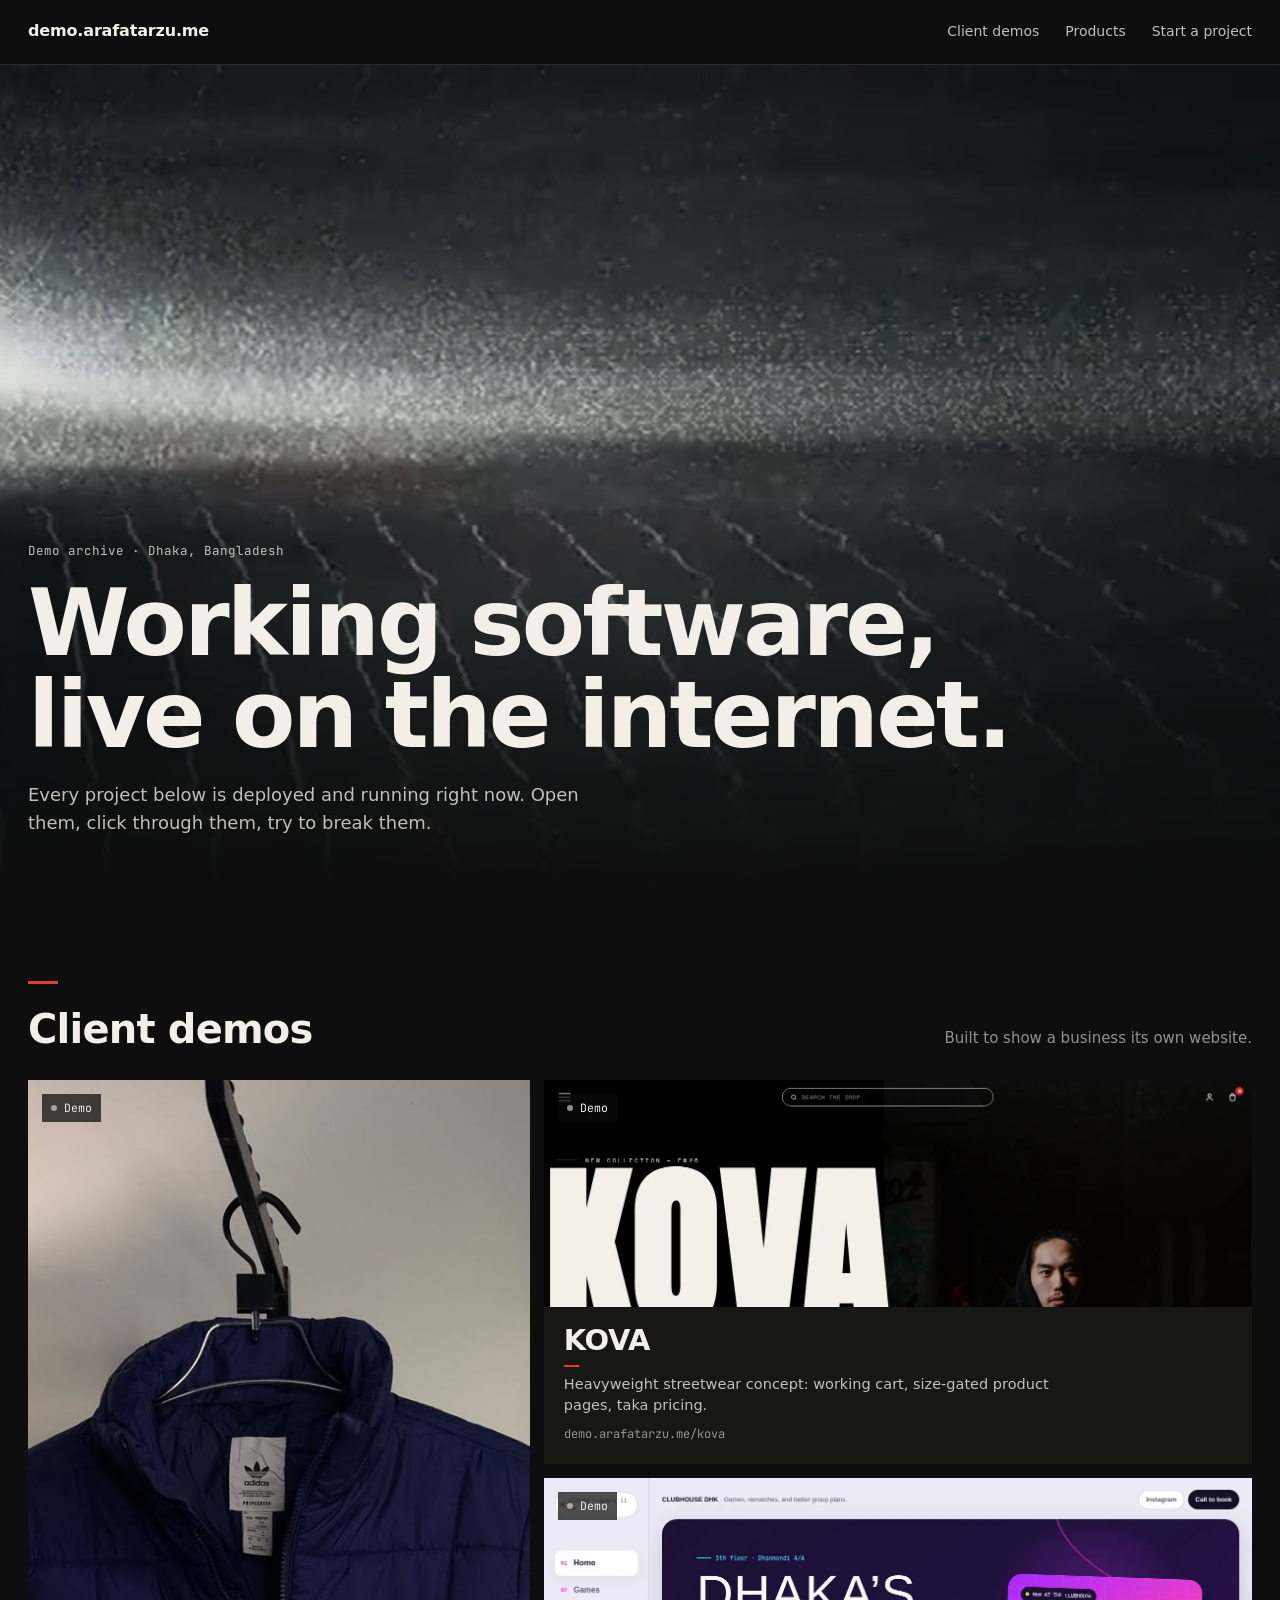
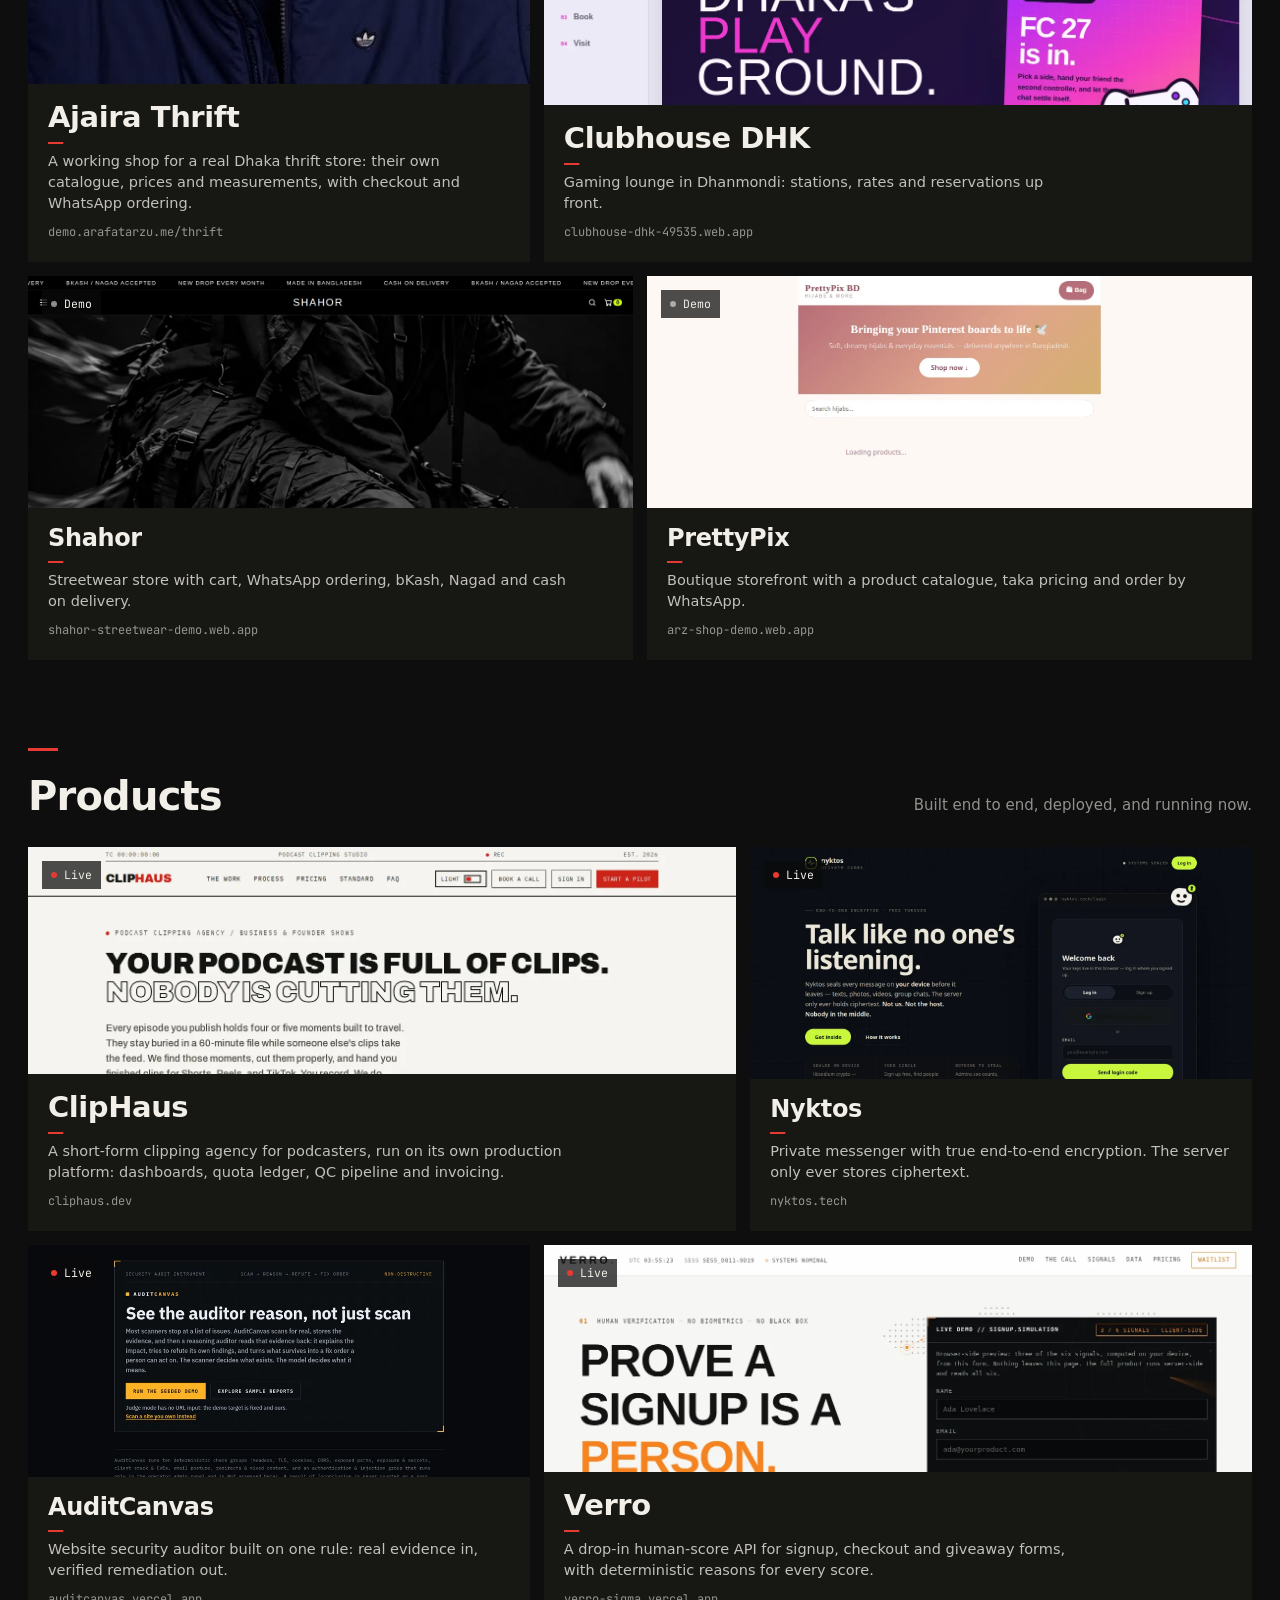
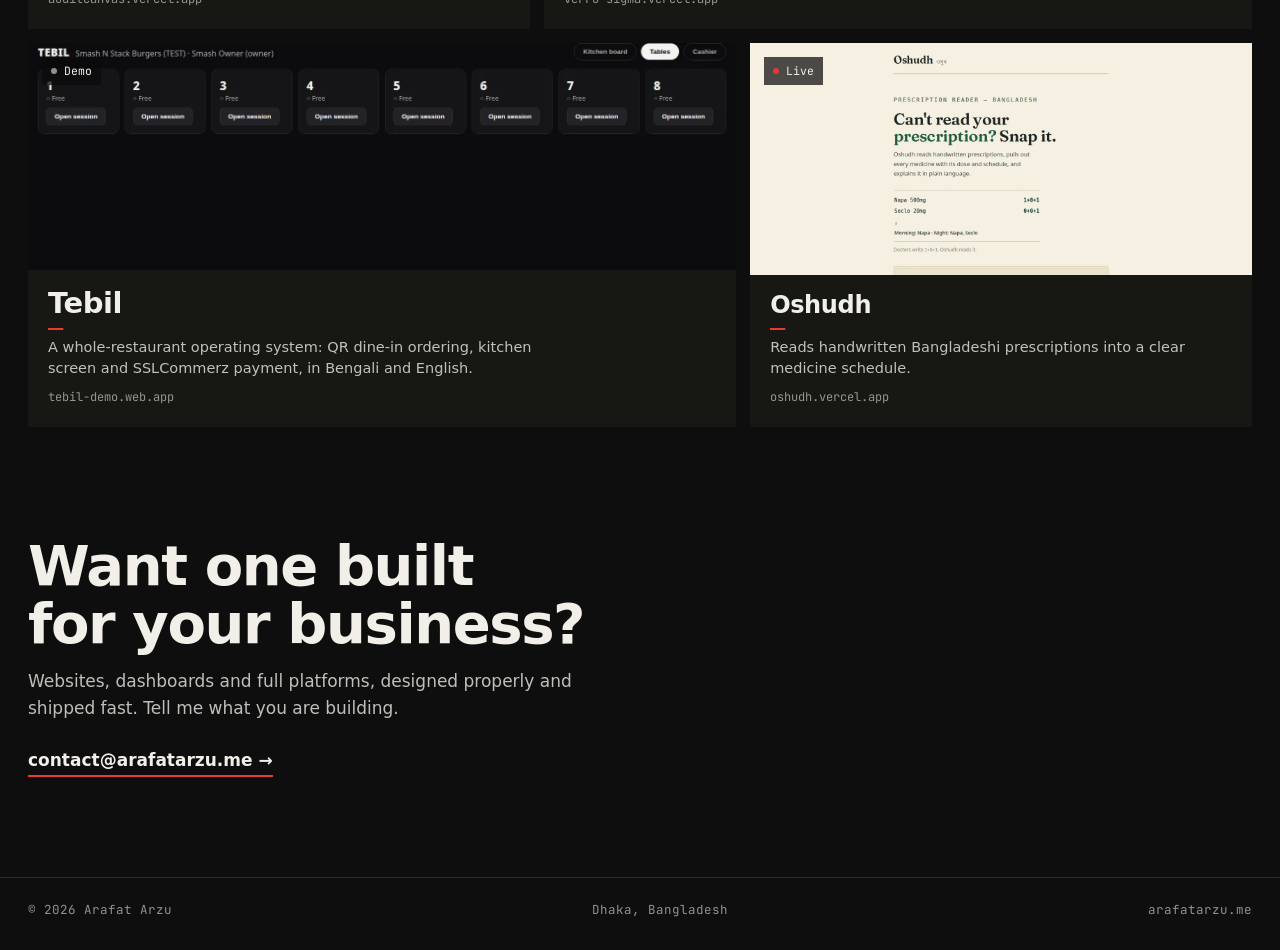
<file: index.html>
<!DOCTYPE html>
<html lang="en">
<head>
<meta charset="UTF-8">
<meta name="viewport" content="width=device-width, initial-scale=1.0">
<title>Demo Archive — Arafat Arzu</title>
<meta name="description" content="Live products and client demos built by Arafat Arzu in Dhaka, Bangladesh. Every project below is real, deployed, and one click away.">
<link rel="preconnect" href="https://api.fontshare.com">
<link href="https://api.fontshare.com/v2/css?f[]=cabinet-grotesk@500,700,800&f[]=switzer@400,500,600&display=swap" rel="stylesheet">
<link rel="preconnect" href="https://fonts.googleapis.com">
<link href="https://fonts.googleapis.com/css2?family=JetBrains+Mono:wght@400;500&display=swap" rel="stylesheet">
<link rel="stylesheet" href="styles.css">
<link rel="icon" href="data:image/svg+xml,<svg xmlns='http://www.w3.org/2000/svg' viewBox='0 0 100 100'><rect width='100' height='100' fill='%230E0E0E'/><text x='50' y='68' font-size='58' text-anchor='middle' font-family='monospace' fill='%23F2EFE9'>A</text></svg>">
</head>
<body>

<header class="topbar">
  <a class="wordmark" href="#top">demo.arafatarzu.me</a>
  <nav class="topnav">
    <a href="#demos">Client demos</a>
    <a href="#products">Products</a>
    <a href="#inquiry">Start a project</a>
  </nav>
</header>

<main id="top">

  <section class="hero">
    <div class="hero-media" aria-hidden="true">
      <video id="heroVideo" autoplay muted loop playsinline poster="assets/dome-poster.webp">
        <source src="assets/dome.webm" type="video/webm">
        <source src="assets/dome.mp4" type="video/mp4">
      </video>
      <div class="hero-shade"></div>
    </div>
    <div class="hero-inner">
      <p class="hero-kicker">Demo archive · Dhaka, Bangladesh</p>
      <h1>Working software,<br>live on the internet.</h1>
      <p class="hero-sub">Every project below is deployed and running right now.
      Open them, click through them, try to break them.</p>
    </div>
  </section>

  <section id="demos" class="section">
    <div class="section-head">
      <h2>Client demos</h2>
      <p class="section-note">Built to show a business its own website.</p>
    </div>

    <div class="mosaic">
      <a class="tile tile-tall" href="/thrift/">
        <img src="/thrift/images/real-01.jpg?v=1126" alt="Ajaira Thrift demo: a vintage Adidas puffer jacket from the shop's real catalogue" fetchpriority="high">
        <span class="tile-shade"></span>
        <span class="tile-chip">Demo</span>
        <span class="tile-text">
          <span class="tile-name">Ajaira Thrift</span>
          <span class="tile-desc">A working shop for a real Dhaka thrift store: their own catalogue, prices and measurements, with checkout and WhatsApp ordering.</span>
          <span class="tile-domain">demo.arafatarzu.me/thrift</span>
        </span>
      </a>

      <a class="tile tile-wide" href="/kova/">
        <img src="assets/shots/kova.webp" alt="KOVA demo: a heavyweight streetwear store with working cart and product pages" loading="lazy">
        <span class="tile-shade"></span>
        <span class="tile-chip">Demo</span>
        <span class="tile-text">
          <span class="tile-name">KOVA</span>
          <span class="tile-desc">Heavyweight streetwear concept: working cart, size-gated product pages, taka pricing.</span>
          <span class="tile-domain">demo.arafatarzu.me/kova</span>
        </span>
      </a>

      <a class="tile tile-wide" href="https://clubhouse-dhk-49535.web.app" target="_blank" rel="noopener">
        <img src="assets/shots/clubhouse.webp" alt="Clubhouse DHK demo: a gaming lounge website with booking and pricing" loading="lazy">
        <span class="tile-shade"></span>
        <span class="tile-chip">Demo</span>
        <span class="tile-text">
          <span class="tile-name">Clubhouse DHK</span>
          <span class="tile-desc">Gaming lounge in Dhanmondi: stations, rates and reservations up front.</span>
          <span class="tile-domain">clubhouse-dhk-49535.web.app</span>
        </span>
      </a>

      <a class="tile tile-half" href="https://shahor-streetwear-demo.web.app" target="_blank" rel="noopener">
        <img src="assets/shots/shahor.webp" alt="Shahor demo: a streetwear store with cart and WhatsApp ordering" loading="lazy">
        <span class="tile-shade"></span>
        <span class="tile-chip">Demo</span>
        <span class="tile-text">
          <span class="tile-name">Shahor</span>
          <span class="tile-desc">Streetwear store with cart, WhatsApp ordering, bKash, Nagad and cash on delivery.</span>
          <span class="tile-domain">shahor-streetwear-demo.web.app</span>
        </span>
      </a>

      <a class="tile tile-half" href="https://arz-shop-demo.web.app" target="_blank" rel="noopener">
        <img src="assets/shots/prettypix.webp" alt="PrettyPix demo: a boutique shop with product catalogue and WhatsApp ordering" loading="lazy">
        <span class="tile-shade"></span>
        <span class="tile-chip">Demo</span>
        <span class="tile-text">
          <span class="tile-name">PrettyPix</span>
          <span class="tile-desc">Boutique storefront with a product catalogue, taka pricing and order by WhatsApp.</span>
          <span class="tile-domain">arz-shop-demo.web.app</span>
        </span>
      </a>
    </div>
  </section>

  <section id="products" class="section">
    <div class="section-head">
      <h2>Products</h2>
      <p class="section-note">Built end to end, deployed, and running now.</p>
    </div>

    <div class="mosaic">
      <a class="tile tile-wide" href="https://cliphaus.dev" target="_blank" rel="noopener">
        <img src="assets/shots/cliphaus.webp" alt="ClipHaus homepage: a clipping agency platform with admin, clipper and creator dashboards" loading="lazy">
        <span class="tile-shade"></span>
        <span class="tile-chip chip-live">Live</span>
        <span class="tile-text">
          <span class="tile-name">ClipHaus</span>
          <span class="tile-desc">A short-form clipping agency for podcasters, run on its own production platform: dashboards, quota ledger, QC pipeline and invoicing.</span>
          <span class="tile-domain">cliphaus.dev</span>
        </span>
      </a>

      <a class="tile" href="https://nyktos.tech" target="_blank" rel="noopener">
        <img src="assets/shots/nyktos.webp" alt="Nyktos homepage: a private end-to-end encrypted messenger" loading="lazy">
        <span class="tile-shade"></span>
        <span class="tile-chip chip-live">Live</span>
        <span class="tile-text">
          <span class="tile-name">Nyktos</span>
          <span class="tile-desc">Private messenger with true end-to-end encryption. The server only ever stores ciphertext.</span>
          <span class="tile-domain">nyktos.tech</span>
        </span>
      </a>

      <a class="tile" href="https://auditcanvas.vercel.app" target="_blank" rel="noopener">
        <img src="assets/shots/auditcanvas.webp" alt="AuditCanvas homepage: a website security auditor that shows the evidence behind every finding" loading="lazy">
        <span class="tile-shade"></span>
        <span class="tile-chip chip-live">Live</span>
        <span class="tile-text">
          <span class="tile-name">AuditCanvas</span>
          <span class="tile-desc">Website security auditor built on one rule: real evidence in, verified remediation out.</span>
          <span class="tile-domain">auditcanvas.vercel.app</span>
        </span>
      </a>

      <a class="tile tile-wide" href="https://verro-sigma.vercel.app" target="_blank" rel="noopener">
        <img src="assets/shots/verro.webp" alt="Verro homepage: a human-score API that stops bots before an OTP SMS is spent" loading="lazy">
        <span class="tile-shade"></span>
        <span class="tile-chip chip-live">Live</span>
        <span class="tile-text">
          <span class="tile-name">Verro</span>
          <span class="tile-desc">A drop-in human-score API for signup, checkout and giveaway forms, with deterministic reasons for every score.</span>
          <span class="tile-domain">verro-sigma.vercel.app</span>
        </span>
      </a>

      <a class="tile tile-wide" href="https://tebil-demo.web.app" target="_blank" rel="noopener">
        <img src="assets/shots/tebil.webp" alt="Tebil demo: a restaurant system with QR ordering, kitchen screen and online payment" loading="lazy">
        <span class="tile-shade"></span>
        <span class="tile-chip">Demo</span>
        <span class="tile-text">
          <span class="tile-name">Tebil</span>
          <span class="tile-desc">A whole-restaurant operating system: QR dine-in ordering, kitchen screen and SSLCommerz payment, in Bengali and English.</span>
          <span class="tile-domain">tebil-demo.web.app</span>
        </span>
      </a>

      <a class="tile" href="https://oshudh.vercel.app" target="_blank" rel="noopener">
        <img src="assets/shots/oshudh.webp" alt="Oshudh app: reads handwritten Bangladeshi prescriptions with mixed English and Bangla" loading="lazy">
        <span class="tile-shade"></span>
        <span class="tile-chip chip-live">Live</span>
        <span class="tile-text">
          <span class="tile-name">Oshudh</span>
          <span class="tile-desc">Reads handwritten Bangladeshi prescriptions into a clear medicine schedule.</span>
          <span class="tile-domain">oshudh.vercel.app</span>
        </span>
      </a>
    </div>
  </section>

  <section id="inquiry" class="inquiry">
    <h2>Want one built<br>for your business?</h2>
    <p class="inquiry-sub">Websites, dashboards and full platforms, designed properly and
    shipped fast. Tell me what you are building.</p>
    <a class="cta" href="mailto:contact@arafatarzu.me">contact@arafatarzu.me <span class="arrow" aria-hidden="true">→</span></a>
  </section>

</main>

<footer class="footer">
  <span>© 2026 Arafat Arzu</span>
  <span>Dhaka, Bangladesh</span>
  <a href="https://arafatarzu.me">arafatarzu.me</a>
</footer>

<script>
/* Reduced motion: hold the hero video on its poster frame. */
if (window.matchMedia && window.matchMedia("(prefers-reduced-motion: reduce)").matches) {
  var v = document.getElementById("heroVideo");
  if (v) { v.removeAttribute("autoplay"); v.pause(); }
}
</script>
</body>
</html>
</file>
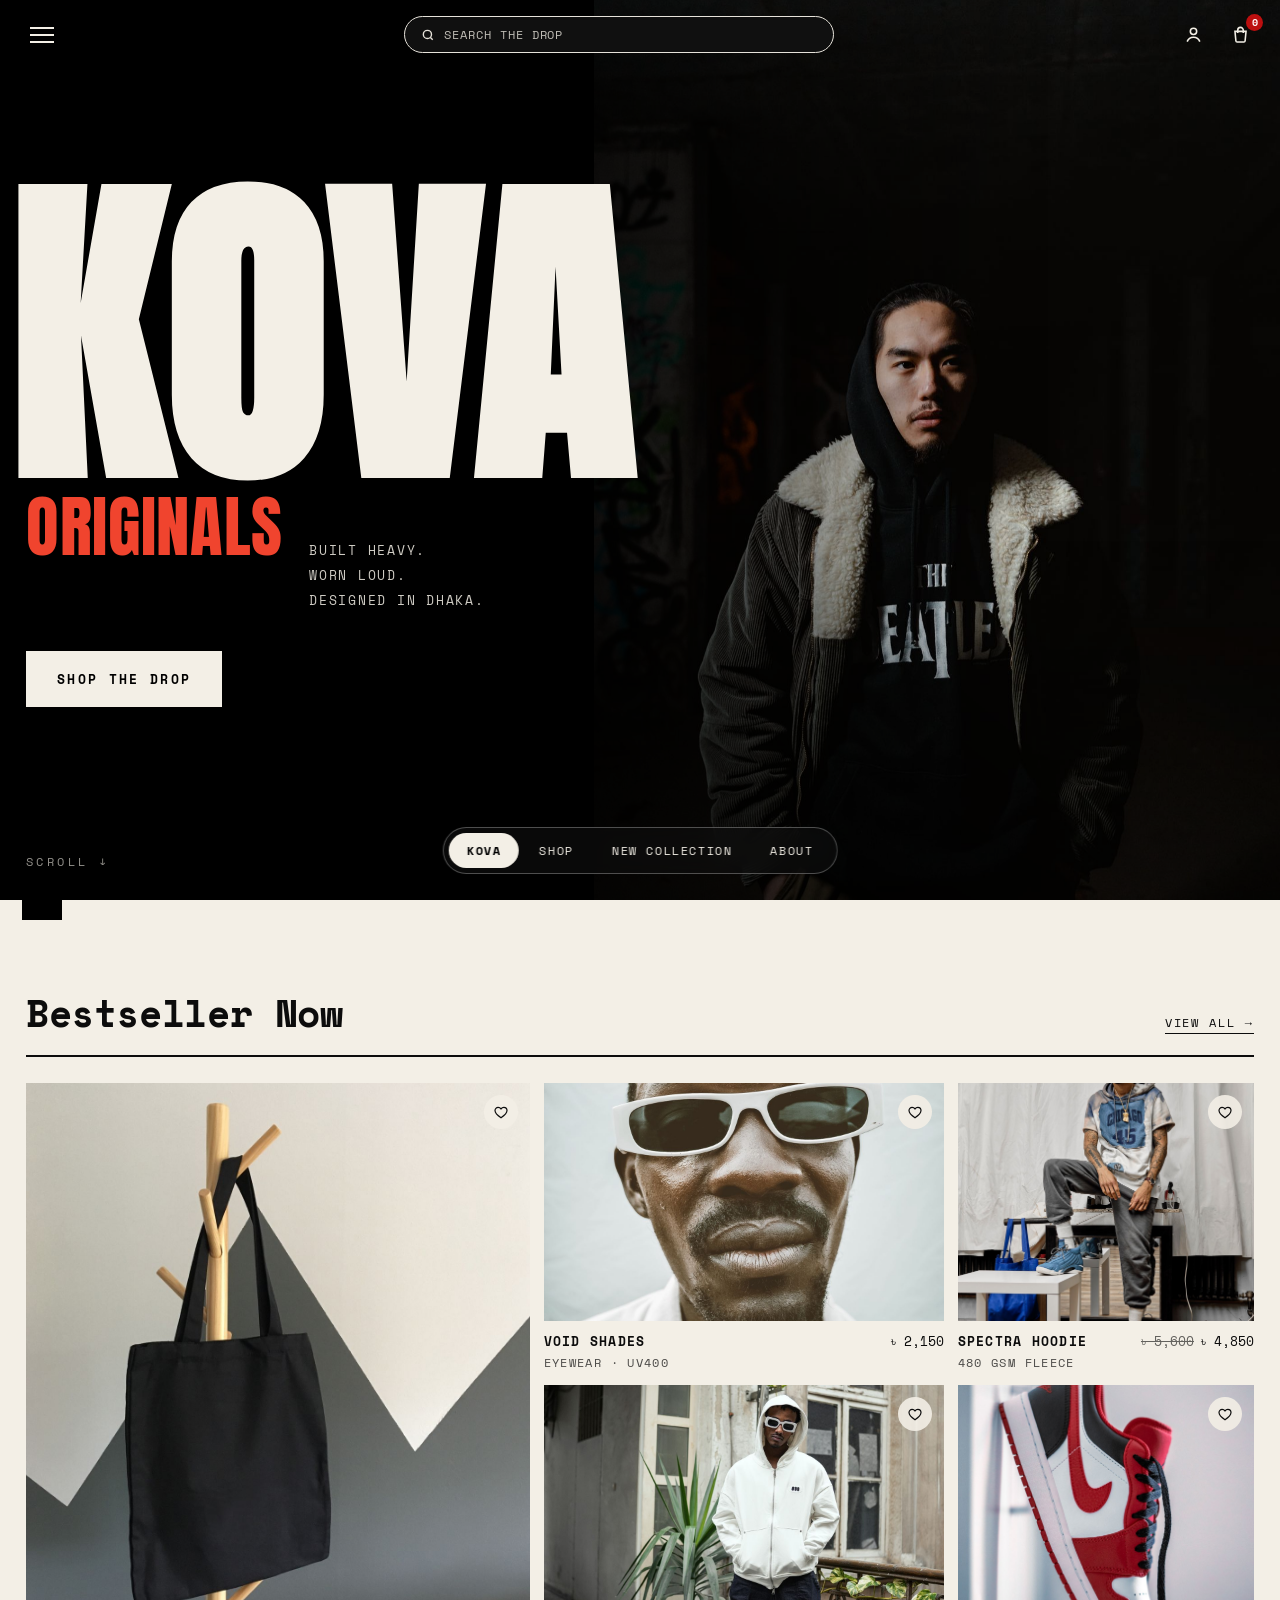
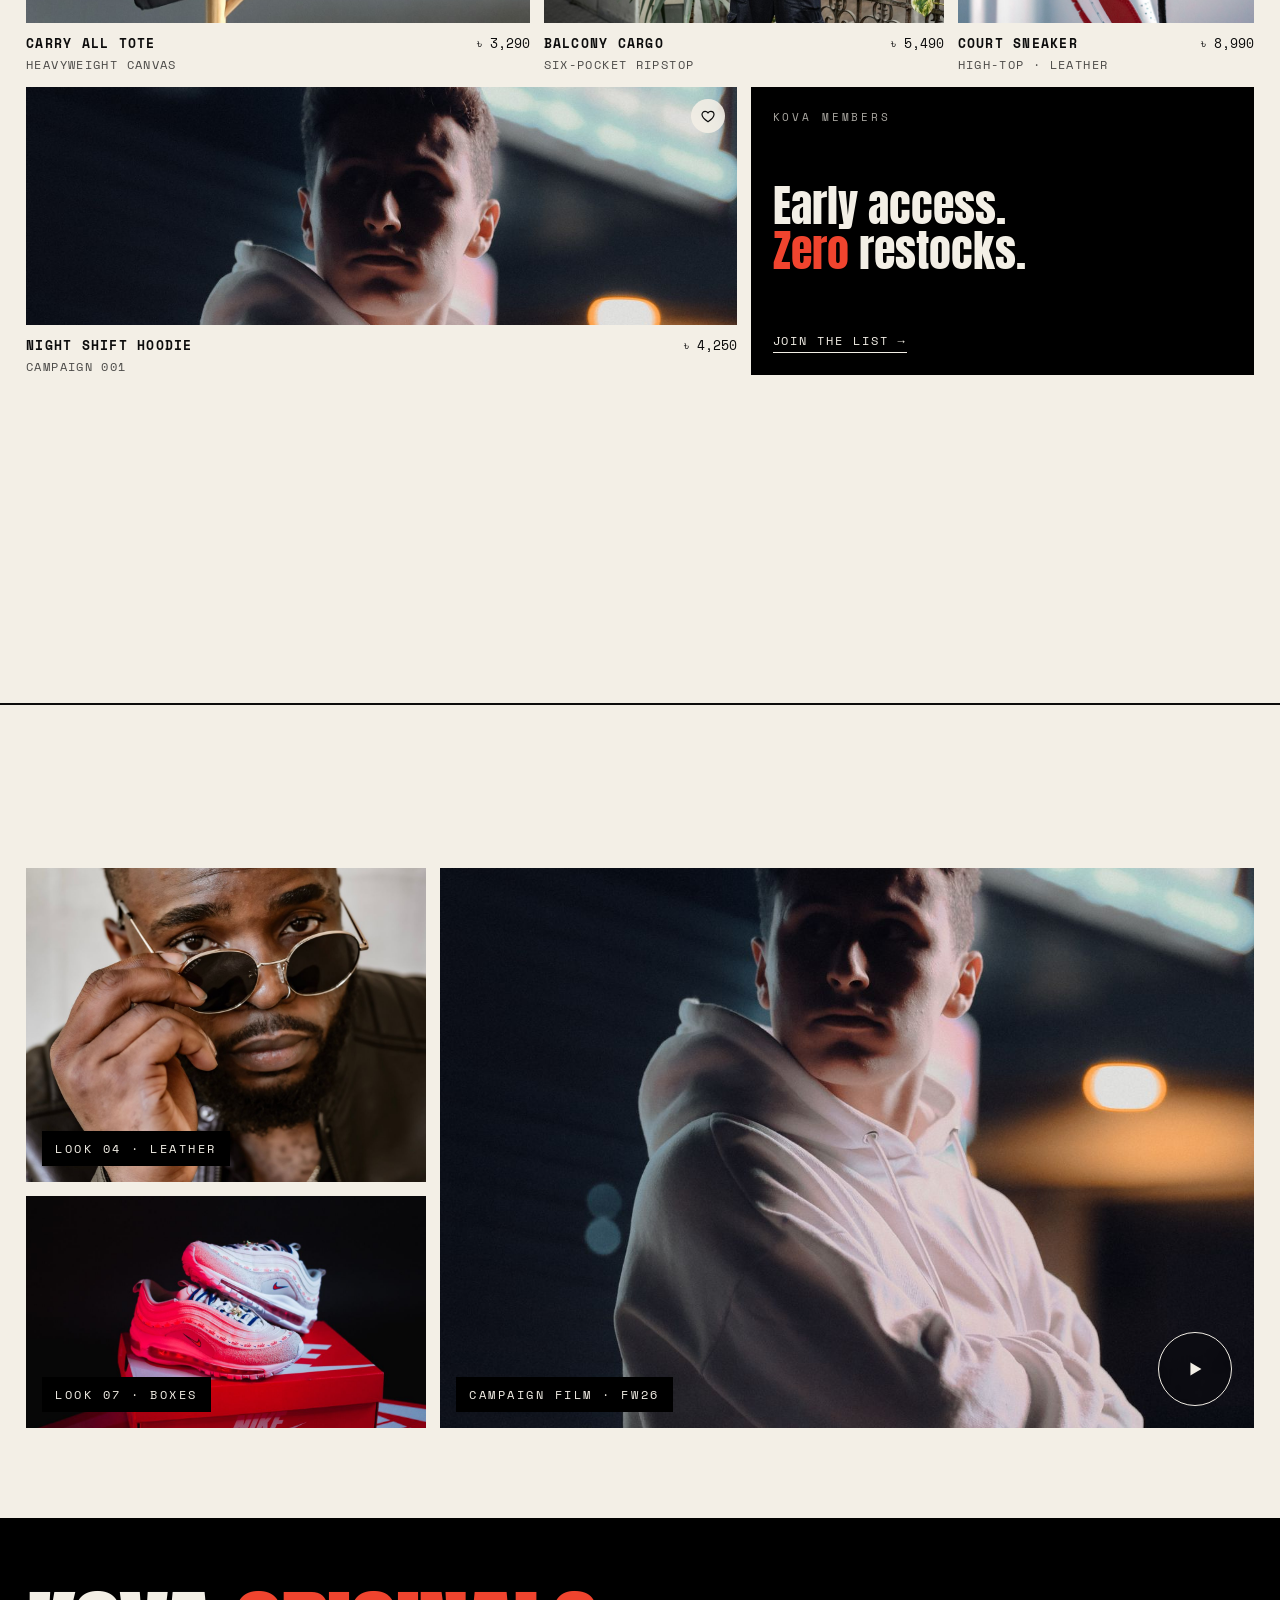
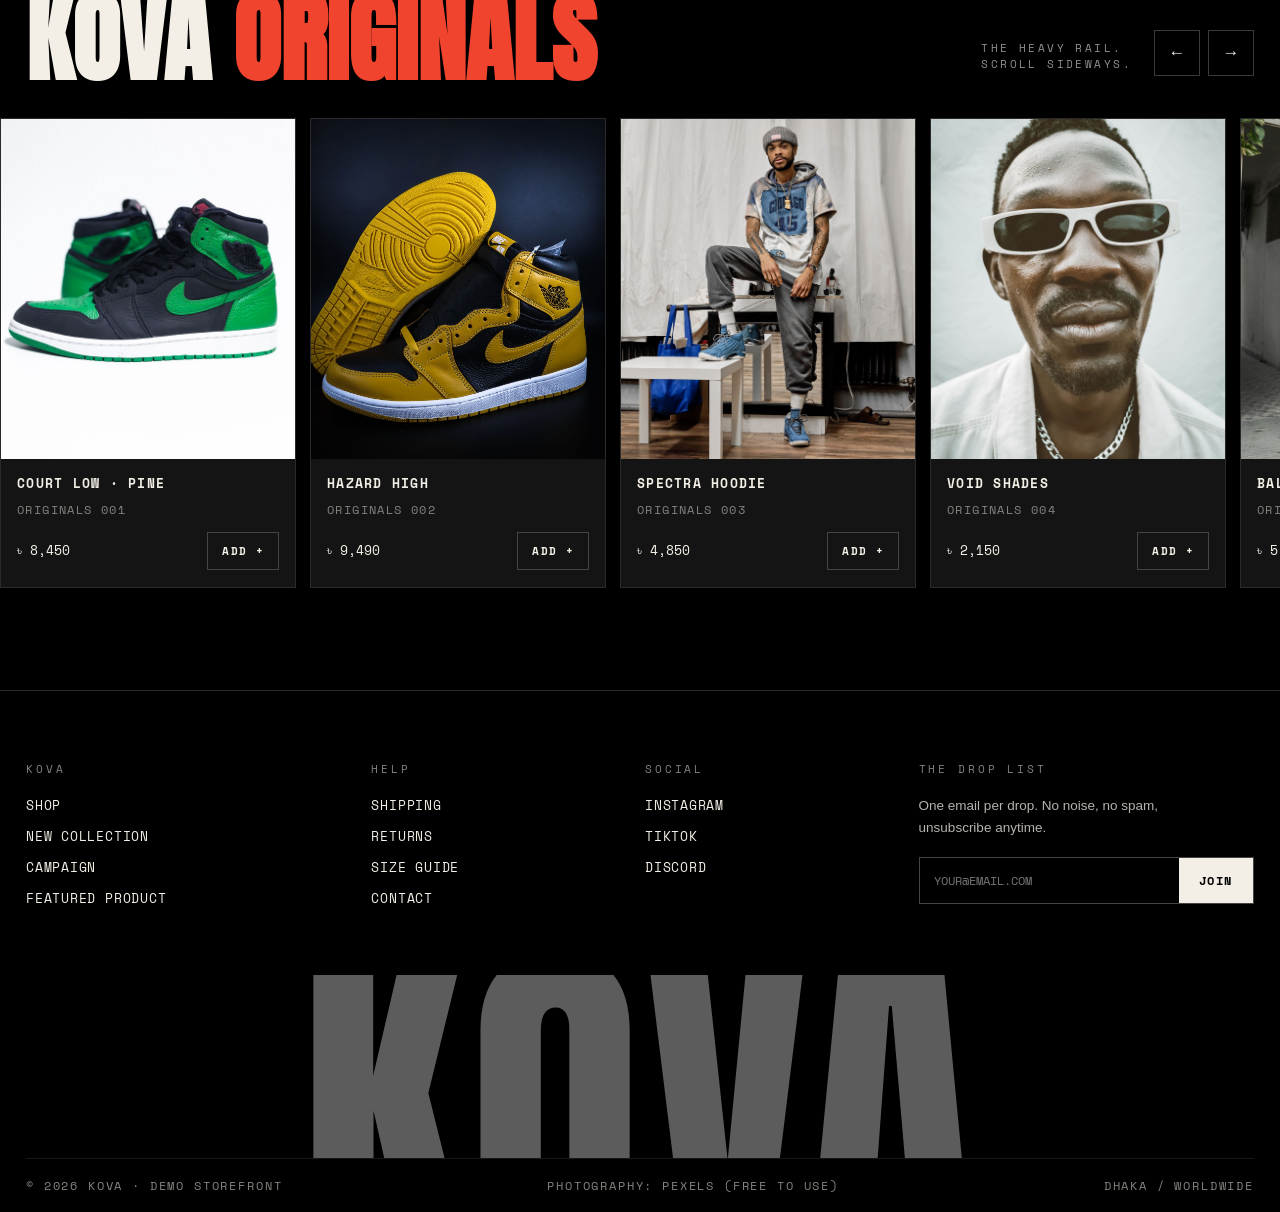
<file: kova/index.html>
<!DOCTYPE html>
<!-- impeccable-disable cream-palette: cream/black/red is KOVA’s deliberate brand palette for this concept, not a default surface -->
<html lang="en">
<head>
<meta charset="UTF-8">
<meta name="viewport" content="width=device-width, initial-scale=1.0">
<title>KOVA — Heavyweight Streetwear, Dhaka</title>
<meta name="description" content="KOVA demo storefront. Heavyweight streetwear designed in Dhaka.">
<link rel="stylesheet" href="style.css">
</head>
<body>

<header class="top" id="topbar">
  <button class="burger" aria-label="Menu"><i></i><i></i><i></i></button>
  <label class="searchpill">
    <svg width="14" height="14" viewBox="0 0 24 24" fill="none" stroke="currentColor" stroke-width="2.4"><circle cx="11" cy="11" r="7"/><path d="M20 20l-3.8-3.8"/></svg>
    <input id="searchInput" type="text" placeholder="Search the drop" aria-label="Search products">
  </label>
  <div class="topicons">
    <button class="iconbtn acct" aria-label="Account">
      <svg width="19" height="19" viewBox="0 0 24 24" fill="none" stroke="currentColor" stroke-width="2"><circle cx="12" cy="8" r="4"/><path d="M4 21c1.5-4 5-5.5 8-5.5s6.5 1.5 8 5.5"/></svg>
    </button>
    <button class="iconbtn" id="bagBtn" aria-label="Open bag">
      <svg width="19" height="19" viewBox="0 0 24 24" fill="none" stroke="currentColor" stroke-width="2"><path d="M5 8h14l-1.2 12.2a1.5 1.5 0 0 1-1.5 1.3H7.7a1.5 1.5 0 0 1-1.5-1.3L5 8Z"/><path d="M8.5 10V6.5a3.5 3.5 0 0 1 7 0V10"/></svg>
      <span class="bagcount" id="bagCount">0</span>
    </button>
  </div>
</header>

<!-- HERO -->
<section class="hero" id="hero">
  <img class="hero-img" id="heroImg" src="assets/img/hero.jpg" alt="Model wearing the KOVA night set in a dark alley">
  <div class="hero-shade"></div>
  <div class="hero-inner">
    
    <h1 class="hero-type" id="heroType">KOVA</h1>
    <div class="hero-sub">
      <span class="hero-red">ORIGINALS</span>
      <p class="hero-line">Built heavy.<br>Worn loud.<br>Designed in Dhaka.</p>
    </div>
    <div class="hero-cta"><a class="cta" href="#best">Shop the drop</a></div>
  </div>
  <nav class="pillnav" aria-label="Sections">
    <a href="#hero" class="act">Kova</a>
    <a href="#best">Shop</a>
    <a href="#originals">New collection</a>
    <a href="#campaign">About</a>
  </nav>
  <span class="scrollhint">Scroll ↓</span>
</section>

<!-- BESTSELLERS -->
<section class="best" id="best">
  <div class="wrap">
    <div class="sec-head rv">
      <h2>Bestseller Now</h2>
      <a class="viewall" href="#originals">View all →</a>
    </div>
    <p class="filternote" id="filterNote"></p>
    <div class="pgrid">

      <article class="p-card c-tote rv" data-name="carry all tote bag canvas">
        <figure>
          <a href="product.html" aria-label="Carry All Tote"><img src="assets/img/tote.jpg" alt="Black canvas carry tote hanging on a wooden rack"></a>
          <button class="heart" aria-label="Save Carry All Tote"><svg width="16" height="16" viewBox="0 0 24 24"><path d="M12 20.7C6.4 17 3 13.6 3 9.9 3 7.2 5 5 7.7 5c1.7 0 3.3.9 4.3 2.4C13 5.9 14.6 5 16.3 5 19 5 21 7.2 21 9.9c0 3.7-3.4 7.1-9 10.8Z"/></svg></button>
          <button class="qa" data-add="tote">Add to bag +</button>
        </figure>
        <div class="p-meta"><div><p class="p-name">Carry All Tote</p><p class="p-tag">Heavyweight canvas</p></div><p class="p-price">৳ 3,290</p></div>
      </article>

      <article class="p-card c-shades rv" data-name="void shades sunglasses eyewear">
        <figure>
          <a href="product.html" aria-label="Void Shades"><img src="assets/img/shades.jpg" alt="Close portrait wearing white frame Void shades"></a>
          <button class="heart" aria-label="Save Void Shades"><svg width="16" height="16" viewBox="0 0 24 24"><path d="M12 20.7C6.4 17 3 13.6 3 9.9 3 7.2 5 5 7.7 5c1.7 0 3.3.9 4.3 2.4C13 5.9 14.6 5 16.3 5 19 5 21 7.2 21 9.9c0 3.7-3.4 7.1-9 10.8Z"/></svg></button>
          <button class="qa" data-add="void">Add to bag +</button>
        </figure>
        <div class="p-meta"><div><p class="p-name">Void Shades</p><p class="p-tag">Eyewear · UV400</p></div><p class="p-price">৳ 2,150</p></div>
      </article>

      <article class="p-card c-hoodie rv" data-name="spectra hoodie fleece">
        <figure>
          <a href="product.html" aria-label="Spectra Hoodie"><img src="assets/img/hoodie.jpg" alt="Model wearing the Spectra graphic hoodie in studio"></a>
          <button class="heart" aria-label="Save Spectra Hoodie"><svg width="16" height="16" viewBox="0 0 24 24"><path d="M12 20.7C6.4 17 3 13.6 3 9.9 3 7.2 5 5 7.7 5c1.7 0 3.3.9 4.3 2.4C13 5.9 14.6 5 16.3 5 19 5 21 7.2 21 9.9c0 3.7-3.4 7.1-9 10.8Z"/></svg></button>
          <button class="qa" data-add="spectra">Add to bag +</button>
        </figure>
        <div class="p-meta"><div><p class="p-name">Spectra Hoodie</p><p class="p-tag">480 GSM fleece</p></div><p class="p-price"><s>৳ 5,600</s>৳ 4,850</p></div>
      </article>

      <article class="p-card c-cargo rv" data-name="balcony cargo pants trousers">
        <figure>
          <a href="product.html" aria-label="Balcony Cargo"><img src="assets/img/cargo.jpg" alt="White hoodie and black Balcony cargo worn on a balcony"></a>
          <button class="heart" aria-label="Save Balcony Cargo"><svg width="16" height="16" viewBox="0 0 24 24"><path d="M12 20.7C6.4 17 3 13.6 3 9.9 3 7.2 5 5 7.7 5c1.7 0 3.3.9 4.3 2.4C13 5.9 14.6 5 16.3 5 19 5 21 7.2 21 9.9c0 3.7-3.4 7.1-9 10.8Z"/></svg></button>
          <button class="qa" data-add="cargo">Add to bag +</button>
        </figure>
        <div class="p-meta"><div><p class="p-name">Balcony Cargo</p><p class="p-tag">Six-pocket ripstop</p></div><p class="p-price">৳ 5,490</p></div>
      </article>

      <article class="p-card c-sneaker rv" data-name="court sneaker shoes runner">
        <figure>
          <a href="product.html" aria-label="Court Sneaker"><img src="assets/img/sneaker-white.jpg" alt="Red and white Court high-top sneaker on a windowsill"></a>
          <button class="heart" aria-label="Save Court Sneaker"><svg width="16" height="16" viewBox="0 0 24 24"><path d="M12 20.7C6.4 17 3 13.6 3 9.9 3 7.2 5 5 7.7 5c1.7 0 3.3.9 4.3 2.4C13 5.9 14.6 5 16.3 5 19 5 21 7.2 21 9.9c0 3.7-3.4 7.1-9 10.8Z"/></svg></button>
          <button class="qa" data-add="court">Add to bag +</button>
        </figure>
        <div class="p-meta"><div><p class="p-name">Court Sneaker</p><p class="p-tag">High-top · leather</p></div><p class="p-price">৳ 8,990</p></div>
      </article>

      <article class="p-card c-night rv" data-name="night shift hoodie neon">
        <figure>
          <a href="product.html" aria-label="Night Shift Hoodie"><img src="assets/img/ed-night.jpg" alt="Model in a white hoodie under neon light at night"></a>
          <button class="heart" aria-label="Save Night Shift Hoodie"><svg width="16" height="16" viewBox="0 0 24 24"><path d="M12 20.7C6.4 17 3 13.6 3 9.9 3 7.2 5 5 7.7 5c1.7 0 3.3.9 4.3 2.4C13 5.9 14.6 5 16.3 5 19 5 21 7.2 21 9.9c0 3.7-3.4 7.1-9 10.8Z"/></svg></button>
          <button class="qa" data-add="spectra">Add to bag +</button>
        </figure>
        <div class="p-meta"><div><p class="p-name">Night Shift Hoodie</p><p class="p-tag">Campaign 001</p></div><p class="p-price">৳ 4,250</p></div>
      </article>

      <div class="tile c-tile rv">
        <p class="t-k">Kova members</p>
        <p class="t-b">Early access.<br><em>Zero</em> restocks.</p>
        <a class="t-a" href="#footer">Join the list →</a>
      </div>

    </div>
  </div>
</section>

<div class="buyline rv"><a class="buy-now" href="#originals">BUY NOW→</a></div>

<!-- CAMPAIGN / EDITORIAL -->
<section class="ed" id="campaign">
  <div class="wrap">
    <div class="sec-head rv">
      <h2>The Campaign</h2>
      <span class="viewall">001 · Night Shift</span>
    </div>
    <div class="ed-grid">
      <div class="ed-col">
        <div class="ed-tile rv"><img src="assets/img/ed-leather.jpg" alt="Close portrait in a leather jacket lowering round shades"><span class="ed-chip">Look 04 · Leather</span></div>
        <div class="ed-tile rv"><img src="assets/img/ed-sneaker.jpg" alt="Sneakers stacked on red shoe boxes against black"><span class="ed-chip">Look 07 · Boxes</span></div>
      </div>
      <div class="ed-big rv">
        <img src="assets/img/ed-night.jpg" alt="Model in a white hoodie under neon signs at night">
        <span class="ed-chip">Campaign film · FW26</span>
        <button class="playbtn" id="playBtn" aria-label="Play campaign film">
          <svg width="22" height="22" viewBox="0 0 24 24" fill="currentColor"><path d="M7 4.8v14.4L19 12Z"/></svg>
        </button>
      </div>
    </div>
  </div>
</section>

<!-- ORIGINALS RAIL -->
<section class="originals" id="originals">
  <div class="wrap orig-head rv">
    <h2 class="orig-title">KOVA <span class="rd">ORIGINALS</span></h2>
    <div style="display:flex;align-items:flex-end;gap:22px">
      <p class="orig-note">The heavy rail.<br>Scroll sideways.</p>
      <div class="railnav">
        <button id="railPrev" aria-label="Scroll rail back">←</button>
        <button id="railNext" aria-label="Scroll rail forward">→</button>
      </div>
    </div>
  </div>
  <div class="rail" id="rail">
    <article class="r-card">
      <figure><a href="product.html"><img src="assets/img/sneaker-green.jpg" alt="Green and black Court Low sneaker"></a></figure>
      <div class="r-meta"><p class="p-name">Court Low · Pine</p><p class="p-tag">Originals 001</p>
        <div class="r-row"><span class="p-price">৳ 8,450</span><button class="r-add" data-add="pine">Add +</button></div></div>
    </article>
    <article class="r-card">
      <figure><a href="product.html"><img src="assets/img/sneaker-yellow.jpg" alt="Yellow and black Hazard High sneaker on dark background"></a></figure>
      <div class="r-meta"><p class="p-name">Hazard High</p><p class="p-tag">Originals 002</p>
        <div class="r-row"><span class="p-price">৳ 9,490</span><button class="r-add" data-add="hazard">Add +</button></div></div>
    </article>
    <article class="r-card">
      <figure><a href="product.html"><img src="assets/img/hoodie.jpg" alt="Spectra hoodie worn in studio"></a></figure>
      <div class="r-meta"><p class="p-name">Spectra Hoodie</p><p class="p-tag">Originals 003</p>
        <div class="r-row"><span class="p-price">৳ 4,850</span><button class="r-add" data-add="spectra">Add +</button></div></div>
    </article>
    <article class="r-card">
      <figure><a href="product.html"><img src="assets/img/shades.jpg" alt="Void shades worn close up"></a></figure>
      <div class="r-meta"><p class="p-name">Void Shades</p><p class="p-tag">Originals 004</p>
        <div class="r-row"><span class="p-price">৳ 2,150</span><button class="r-add" data-add="void">Add +</button></div></div>
    </article>
    <article class="r-card">
      <figure><a href="product.html"><img src="assets/img/cargo.jpg" alt="Balcony cargo worn on a balcony"></a></figure>
      <div class="r-meta"><p class="p-name">Balcony Cargo</p><p class="p-tag">Originals 005</p>
        <div class="r-row"><span class="p-price">৳ 5,490</span><button class="r-add" data-add="cargo">Add +</button></div></div>
    </article>
    <article class="r-card">
      <figure><a href="product.html"><img src="assets/img/tote.jpg" alt="Carry All tote on a wooden rack"></a></figure>
      <div class="r-meta"><p class="p-name">Carry All Tote</p><p class="p-tag">Originals 006</p>
        <div class="r-row"><span class="p-price">৳ 3,290</span><button class="r-add" data-add="tote">Add +</button></div></div>
    </article>
  </div>
</section>

<!-- FOOTER -->
<footer class="site-footer" id="footer">
  <div class="wrap">
    <div class="foot-grid">
      <div>
        <h4>Kova</h4>
        <ul>
          <li><a href="#best">Shop</a></li>
          <li><a href="#originals">New collection</a></li>
          <li><a href="#campaign">Campaign</a></li>
          <li><a href="product.html">Featured product</a></li>
        </ul>
      </div>
      <div>
        <h4>Help</h4>
        <ul>
          <li><a href="#footer">Shipping</a></li>
          <li><a href="#footer">Returns</a></li>
          <li><a href="#footer">Size guide</a></li>
          <li><a href="#footer">Contact</a></li>
        </ul>
      </div>
      <div>
        <h4>Social</h4>
        <ul>
          <li><a href="#footer">Instagram</a></li>
          <li><a href="#footer">TikTok</a></li>
          <li><a href="#footer">Discord</a></li>
        </ul>
      </div>
      <div class="news">
        <h4>The drop list</h4>
        <p>One email per drop. No noise, no spam, unsubscribe anytime.</p>
        <form id="newsForm">
          <input type="email" required placeholder="YOUR@EMAIL.COM" aria-label="Email address">
          <button type="submit">Join</button>
        </form>
      </div>
    </div>
    <div class="foot-big" aria-hidden="true">KOVA</div>
    <div class="foot-base">
      <span>© 2026 Kova · demo storefront</span>
      <span>Photography: Pexels (free to use)</span>
      <span>Dhaka / Worldwide</span>
    </div>
  </div>
</footer>

<!-- CART -->
<div class="overlay" id="overlay"></div>
<aside class="drawer" id="drawer" aria-label="Shopping bag">
  <header>
    <h3>Your bag <span id="dCount">(0)</span></h3>
    <button class="d-close" id="dClose" aria-label="Close bag">✕</button>
  </header>
  <div class="d-items" id="dItems"></div>
  <footer>
    <div class="d-sub"><span>Subtotal</span><span id="dSubtotal">৳ 0</span></div>
    <p class="d-ship">Shipping at checkout: Dhaka ৳60 / outside ৳120<br>Cash on delivery available</p>
    <button class="checkout" id="checkoutBtn">Checkout</button>
    <p class="d-note" id="dNote"></p>
  </footer>
</aside>
<div class="toast" id="toast"></div>

<script src="app.js"></script>
</body>
</html>
</file>
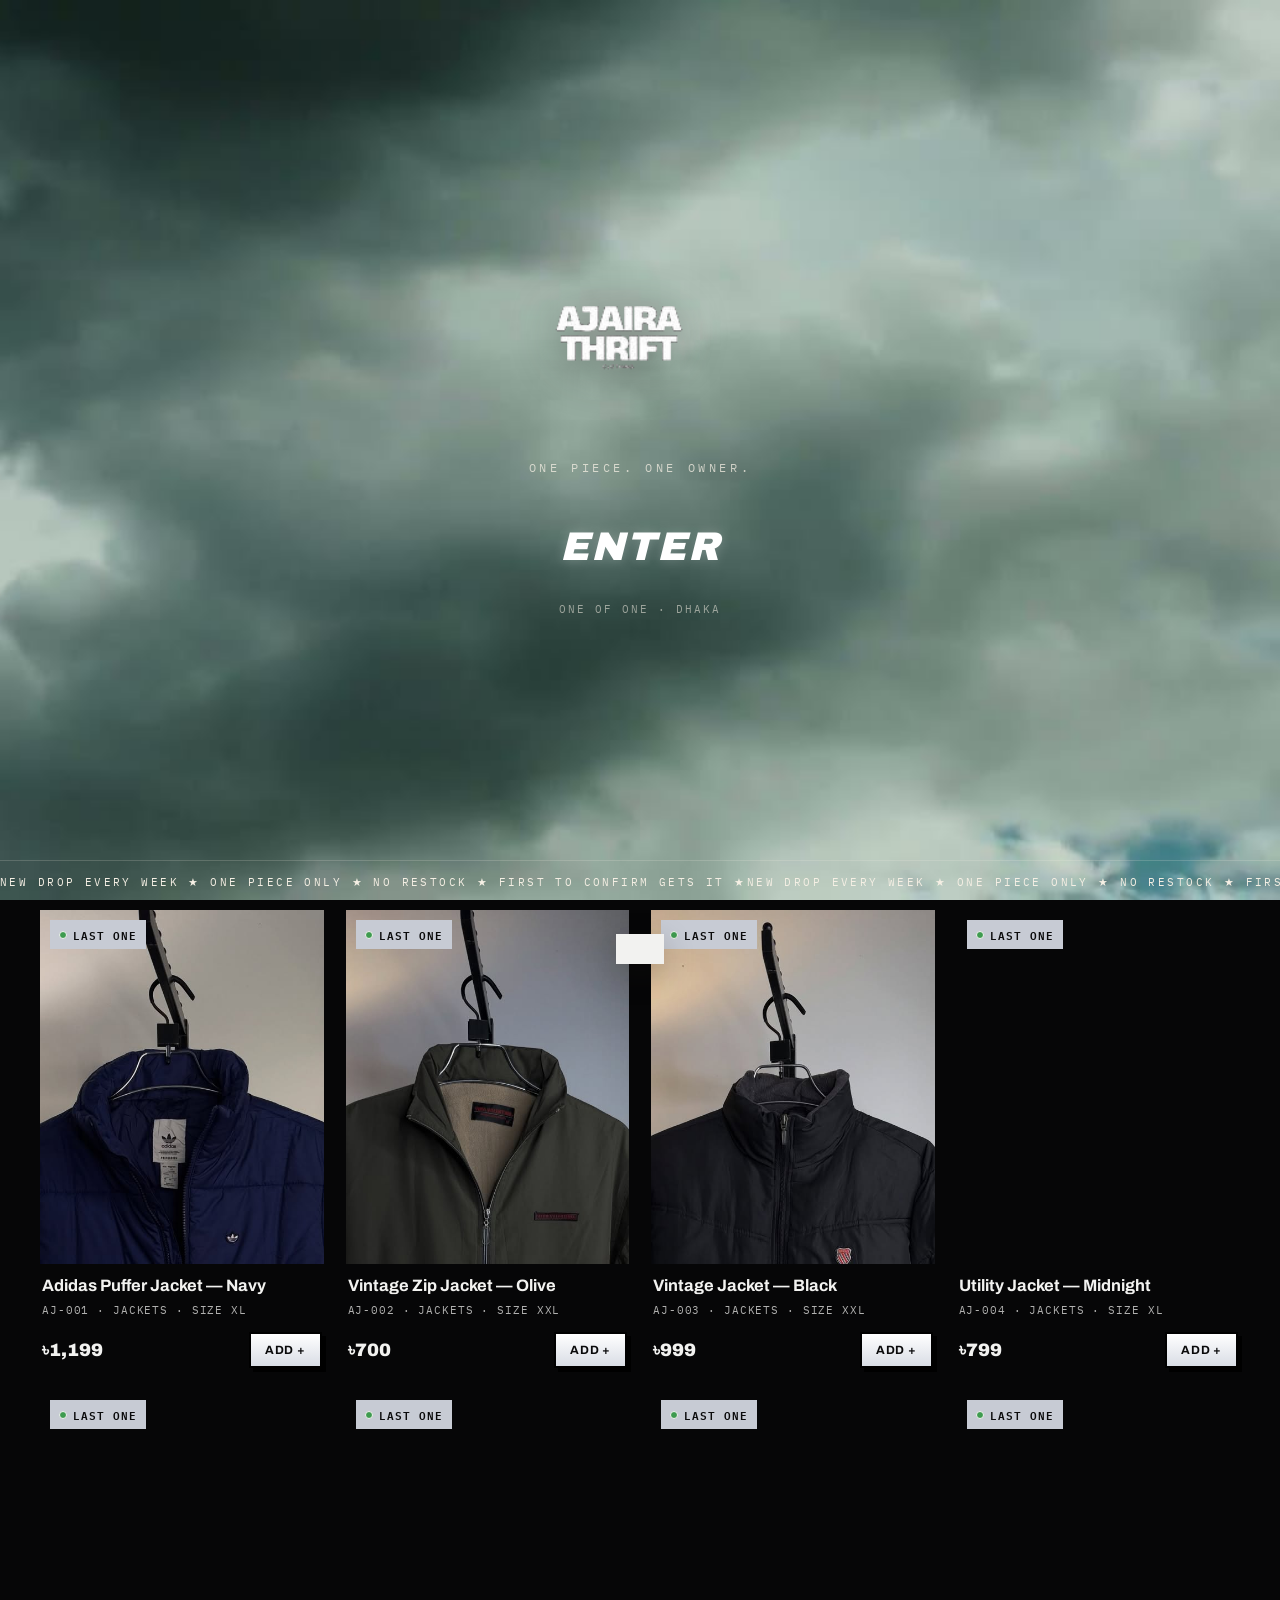
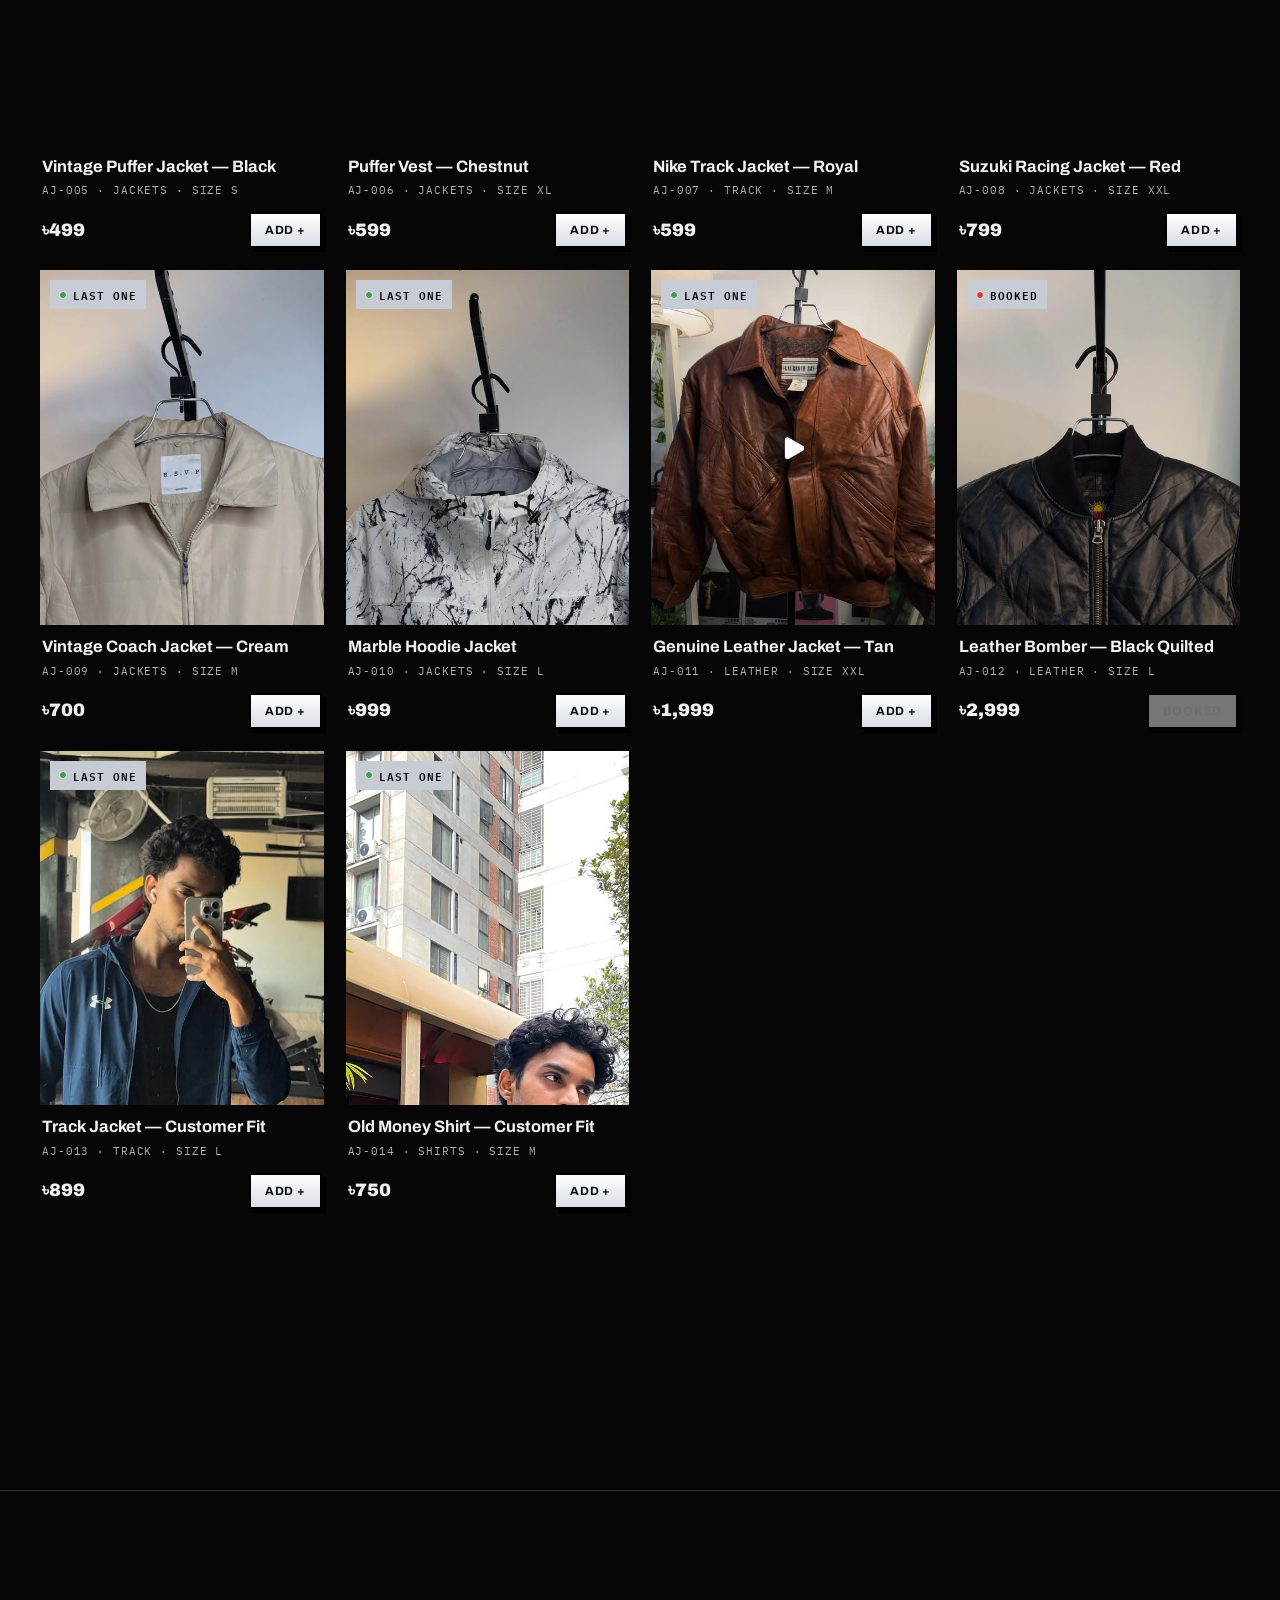
<file: thrift/index.html>
<!DOCTYPE html>
<!-- impeccable-disable dark-glow: glow is client-requested (Arz + client direction, 2026-11-12): ENTER splash + black/silver premium finish -->
<!-- impeccable-disable cream-palette: Studio Pink paper is the client's chosen brand palette from the Ajaira inspo, not a default -->
<!-- impeccable-disable marquee: ticker is the shop's announcement bar, client-approved brand element; pauses when tab hidden and under reduced-motion -->
<!-- impeccable-disable gradient-text: chrome gradient text is client-requested and scoped to the Black + Silver theme only -->
<!-- impeccable-disable hard-offset-shadow: intentional neobrutalist world, hard offset shadows are the brand's depth system -->
<html lang="en">
<head>
<meta charset="UTF-8">
<link rel="icon" type="image/png" href="/thrift/images/ajaira-logo.png?v=1126">
<meta name="viewport" content="width=device-width, initial-scale=1.0">
<title>Ajaira Thrift — One piece. One owner.</title>
<meta name="description" content="Curated vintage and thrift pieces in Dhaka. One of one, first to confirm gets it.">
<script>document.documentElement.dataset.theme="chrome";try{localStorage.removeItem("ajaira-theme")}catch(e){}</script>
<link rel="preconnect" href="https://fonts.googleapis.com">
<link rel="preconnect" href="https://fonts.gstatic.com" crossorigin>
<link href="https://fonts.googleapis.com/css2?family=Archivo:wght@500;700&family=Archivo+Black&family=IBM+Plex+Mono:wght@400;600&display=swap" rel="stylesheet">
<link rel="preload" as="image" href="/thrift/images/hero-night-v2.jpg?v=1126" fetchpriority="high">
<style>
:root{
  --paper:#FAF5EC;
  --paper2:#F3ECDD;
  --ink:#16130E;
  --pink:#FF4D8D;
  --pink-text:#C2185B;
  --pink-soft:#FFD9E8;
  --lime:#3E9B4F;
  --red:#D93A2B;
  --line:#16130E;
  --card:#FFFFFF;
  --surf:#FFFFFF;
  --deep:#FFFFFF;
  --lin:rgba(22,19,14,.16);
  --glow:rgba(255,77,141,.11);
  --dot:rgba(22,19,14,.16);
  --onacc:#16130E;
  --ticker:#16130E;
  --tickerink:#FAF5EC;
  --tickeracc:#FF4D8D;
}
*{margin:0;padding:0;box-sizing:border-box}
html{scroll-behavior:smooth;overflow-x:hidden;-webkit-text-size-adjust:100%}
body{background:var(--paper);color:var(--ink);font-family:'Archivo',sans-serif;-webkit-font-smoothing:antialiased;overflow-x:hidden;position:relative}
img{display:block;max-width:100%}
button{font-family:inherit;cursor:pointer;color:inherit;-webkit-appearance:none;appearance:none;background:none;touch-action:manipulation}
input{-webkit-appearance:none;appearance:none;border-radius:0}
*{-webkit-tap-highlight-color:transparent}
body::before{content:"";position:fixed;inset:0;z-index:-1;pointer-events:none;background:radial-gradient(480px circle at var(--mx,50%) var(--my,30%),rgba(255,77,141,.13),rgba(255,77,141,0) 62%),radial-gradient(rgba(22,19,14,.13) 1.2px,transparent 1.3px);background-size:auto,22px 22px}
.mono{font-family:'IBM Plex Mono',monospace}

/* ---------- ticker ---------- */
.ticker{background:var(--ink);color:var(--paper);overflow:hidden;padding:7px 0;border-bottom:2px solid var(--ink)}
.ticker-track{display:flex;gap:0;width:max-content;animation:tick 30s linear infinite}
.ticker span{font-family:'IBM Plex Mono',monospace;font-size:11px;letter-spacing:.14em;text-transform:uppercase;padding:0 26px;white-space:nowrap}
.ticker b{color:var(--pink);font-weight:600}
@keyframes tick{to{transform:translateX(-50%)}}

/* ---------- header ---------- */
header{position:sticky;top:0;z-index:40;background:var(--paper);border-bottom:2px solid var(--ink)}
.header-in{max-width:1240px;margin:0 auto;padding:14px 20px;display:flex;align-items:center;justify-content:space-between;gap:16px}
.logo{text-decoration:none;color:var(--ink);display:flex;align-items:center}
.logo svg{height:58px;width:auto;display:block}
nav.main{display:flex;gap:22px}
nav.main a{color:var(--ink);text-decoration:none;font-weight:700;font-size:13px;letter-spacing:.08em;text-transform:uppercase}
nav.main a:hover{color:var(--pink)}
nav.main a{position:relative}
nav.main a::before{content:'';position:absolute;left:0;top:calc(100% + 5px);width:100%;height:2px;background:var(--ink);pointer-events:none;transform-origin:100% 50%;transform:scale3d(0,1,1);transition:transform .32s cubic-bezier(.22,1,.36,1)}
nav.main a:hover::before,nav.main a:focus-visible::before{transform-origin:0% 50%;transform:scale3d(1,1,1)}
#catalogue,#how{scroll-margin-top:84px}
.bag-btn{background:var(--ink);color:var(--paper);border:2px solid var(--ink);padding:9px 16px;font-weight:700;font-size:13px;letter-spacing:.06em;text-transform:uppercase;box-shadow:3px 3px 0 var(--pink);transition:transform .12s,box-shadow .12s}
.bag-btn:hover{transform:translate(-1px,-1px);box-shadow:4px 4px 0 var(--pink)}
.bag-btn:active{transform:translate(2px,2px);box-shadow:1px 1px 0 var(--pink)}

/* ---------- hero ---------- */
.hero{max-width:1240px;margin:0 auto;padding:40px 20px 26px;display:grid;grid-template-columns:1.15fr .85fr;gap:44px;align-items:center}
.hero h1{font-family:'Archivo Black',sans-serif;font-size:clamp(40px,5.6vw,76px);line-height:.98;letter-spacing:-.015em;text-transform:uppercase}
.hero h1 .stroke{color:transparent;-webkit-text-stroke:2.5px var(--ink)}
.hero h1 .pink{color:var(--pink-text);white-space:nowrap}
.hero p.lede{margin-top:18px;font-size:17px;line-height:1.5;max-width:46ch;font-weight:500}
.hero-cta{margin-top:28px;display:flex;gap:14px;flex-wrap:wrap;align-items:center}
.btn-solid{background:var(--pink);color:var(--onacc);border:2px solid var(--ink);padding:13px 24px;font-weight:900;font-size:14px;letter-spacing:.05em;text-transform:uppercase;box-shadow:4px 4px 0 var(--ink);text-decoration:none;transition:transform .12s,box-shadow .12s}
.btn-solid:hover{transform:translate(-1px,-1px);box-shadow:5px 5px 0 var(--ink)}
.btn-ghost{background:transparent;color:var(--ink);border:2px solid var(--ink);padding:13px 24px;font-weight:700;font-size:14px;letter-spacing:.05em;text-transform:uppercase;text-decoration:none}
.hero-meta{margin-top:26px;display:flex;gap:20px;flex-wrap:wrap}
.hero-meta div{font-family:'IBM Plex Mono',monospace;font-size:11px;letter-spacing:.1em;text-transform:uppercase}
.hero-meta b{display:block;font-size:15px;letter-spacing:0;margin-bottom:2px}
.hero-photo{position:relative}
.hero-photo .frame{border:2.5px solid var(--ink);box-shadow:8px 8px 0 var(--pink);background:#fff;transform:translateY(var(--py,0px))}
.hero-photo img{width:100%;height:520px;object-fit:cover}
.tape{position:absolute;width:110px;height:28px;background:rgba(255,217,232,.85);border-left:2px dashed rgba(22,19,14,.25);border-right:2px dashed rgba(22,19,14,.25);z-index:2}
.tape.t1{top:-12px;left:34px;transform:rotate(-5deg)}
.tape.t2{bottom:-12px;right:34px;transform:rotate(4deg)}
.price-tag{position:absolute;z-index:3;right:18px;bottom:-18px;background:#fff;border:2px solid var(--ink);box-shadow:3px 3px 0 var(--ink);padding:8px 14px;transform:rotate(-3deg)}
.price-tag .mono{font-size:11px;letter-spacing:.12em;text-transform:uppercase;display:block}
.price-tag b{font-size:20px}

/* ---------- catalogue ---------- */
.catalogue{max-width:1240px;margin:0 auto;padding:26px 20px 10px}
.cat-head{display:flex;align-items:flex-end;justify-content:space-between;gap:20px;flex-wrap:wrap;border-top:2.5px solid var(--ink);padding-top:26px}
.cat-head h2{font-family:'Archivo Black',sans-serif;font-size:clamp(30px,4vw,46px);text-transform:uppercase;line-height:1}
.cat-head .mono{font-size:12px;letter-spacing:.12em;text-transform:uppercase}
.controls{margin-top:22px;display:flex;gap:12px;flex-wrap:wrap;align-items:center}
.chip{background:#fff;border:2px solid var(--ink);padding:8px 16px;font-weight:700;font-size:12.5px;letter-spacing:.06em;text-transform:uppercase;transition:all .12s}
.chip:hover{box-shadow:3px 3px 0 var(--ink);transform:translate(-1px,-1px)}
.chip.on{background:var(--ink);color:var(--paper);box-shadow:3px 3px 0 var(--pink)}
.search{margin-left:auto;display:flex;gap:8px}
.search input{border:2px solid var(--ink);background:#fff;padding:9px 14px;font-family:'IBM Plex Mono',monospace;font-size:16px;width:230px;outline:none;color:var(--ink)}
.search input:focus{box-shadow:3px 3px 0 var(--pink)}
.count-line{margin-top:14px;font-family:'IBM Plex Mono',monospace;font-size:11.5px;letter-spacing:.12em;text-transform:uppercase;opacity:.75}
.grid{margin-top:18px;display:grid;grid-template-columns:repeat(4,minmax(0,1fr));gap:22px}
.card{background:var(--card);border:2px solid var(--ink);display:flex;flex-direction:column;transition:transform .14s,box-shadow .14s;cursor:pointer;position:relative;min-width:0}
.card:hover{transform:translate(-2px,-2px);box-shadow:6px 6px 0 var(--ink)}
.card .ph{position:relative;overflow:hidden;border-bottom:2px solid var(--ink)}
.card .ph img{width:100%;aspect-ratio:4/5;height:auto;object-fit:cover;transition:transform .4s;display:block}
.card:hover .ph img{transform:scale(1.04)}
.badge{position:absolute;top:10px;left:10px;z-index:2;font-family:'IBM Plex Mono',monospace;font-size:10.5px;font-weight:600;letter-spacing:.1em;text-transform:uppercase;padding:5px 9px;border:2px solid var(--ink);display:flex;align-items:center;gap:6px;background:#fff}
.badge .dot{width:8px;height:8px;border-radius:50%;background:var(--lime);border:1.5px solid var(--ink)}
.badge.booked{background:var(--ink);color:var(--paper)}
.badge.booked .dot{background:var(--red)}
.badge.last{background:var(--pink);color:var(--onacc);transform:rotate(-3deg)}
.off-tag{position:absolute;top:10px;right:10px;z-index:2;background:var(--pink);color:var(--onacc);border:2px solid var(--ink);font-weight:900;font-size:12px;padding:5px 9px;transform:rotate(4deg);box-shadow:2px 2px 0 var(--ink)}
.card .body{padding:14px 14px 16px;display:flex;flex-direction:column;gap:7px;flex:1}
.card h3{font-size:16.5px;font-weight:900;line-height:1.2}
.spec{font-family:'IBM Plex Mono',monospace;font-size:11px;letter-spacing:.08em;text-transform:uppercase;opacity:.72}
.card .row{margin-top:auto;display:flex;align-items:center;justify-content:space-between;gap:10px;padding-top:8px}
.price{font-size:18px;font-weight:900}
.price s{font-size:13px;font-weight:500;opacity:.55;margin-right:7px}
.add-btn{background:var(--ink);color:var(--paper);border:2px solid var(--ink);padding:9px 14px;font-weight:700;font-size:12px;letter-spacing:.06em;text-transform:uppercase;white-space:nowrap}
.add-btn:hover{background:var(--pink);color:var(--onacc)}
.add-btn:disabled{background:#fff;color:var(--ink);opacity:.45;cursor:not-allowed}
.empty{grid-column:1/-1;text-align:center;padding:56px 20px;border:2px dashed var(--ink);font-family:'IBM Plex Mono',monospace;font-size:13px;letter-spacing:.1em;text-transform:uppercase}

/* ---------- how it works ---------- */
.how{max-width:1240px;margin:44px auto 0;padding:0 20px}
.how-in{border:2.5px solid var(--ink);background:var(--paper2);display:grid;grid-template-columns:repeat(3,1fr);box-shadow:6px 6px 0 var(--ink)}
.how-cell{padding:24px;border-right:2px dashed rgba(22,19,14,.35)}
.how-cell:last-child{border-right:none}
.how-cell .mono{font-size:11px;letter-spacing:.14em;text-transform:uppercase;color:var(--pink-text);font-weight:600}
.how-cell h3{font-size:19px;font-weight:900;margin:8px 0 6px;text-transform:uppercase}
.how-cell p{font-size:14px;line-height:1.5;font-weight:500}

/* ---------- footer ---------- */
footer{margin-top:60px;border-top:2.5px solid var(--ink)}
.foot-in{max-width:1240px;margin:0 auto;padding:30px 20px 40px;display:flex;justify-content:space-between;gap:20px;flex-wrap:wrap;align-items:flex-start}
.foot-in .mono{font-size:11px;letter-spacing:.1em;text-transform:uppercase;line-height:1.9;opacity:.8}

/* ---------- drawer / cart ---------- */
.scrim{position:fixed;inset:0;background:rgba(22,19,14,.5);opacity:0;pointer-events:none;transition:opacity .2s;z-index:60}
.scrim.open{opacity:1;pointer-events:auto}
.drawer{position:fixed;top:0;right:0;height:100dvh;width:min(420px,92vw);background:var(--paper);border-left:2.5px solid var(--ink);z-index:61;transform:translateX(105%);visibility:hidden;transition:transform .28s cubic-bezier(.32,.72,0,1),visibility 0s linear .3s;display:flex;flex-direction:column}
.drawer.open{transform:none;visibility:visible;transition:transform .28s cubic-bezier(.32,.72,0,1)}
.drawer header{position:static;border-bottom:2.5px solid var(--ink);padding:16px 18px;display:flex;justify-content:space-between;align-items:center;background:var(--pink-soft)}
.drawer h3{font-family:'Archivo Black',sans-serif;font-size:19px;text-transform:uppercase}
.x-btn{background:#fff;border:2px solid var(--ink);width:42px;height:42px;font-weight:900;font-size:15px;line-height:1}
.cart-items{flex:1;overflow-y:auto;padding:16px 18px;display:flex;flex-direction:column;gap:14px}
.cart-item{display:grid;grid-template-columns:64px 1fr auto;gap:12px;border:2px solid var(--ink);background:#fff;padding:8px;align-items:center}
.cart-item img{width:64px;height:64px;object-fit:cover;border:1.5px solid var(--ink)}
.cart-item h5{font-size:13.5px;font-weight:900;line-height:1.25}
.cart-item .mono{font-size:10.5px;letter-spacing:.08em;text-transform:uppercase;opacity:.7}
.qty{display:flex;align-items:center;gap:7px;margin-top:6px}
.qty button{width:24px;height:24px;border:2px solid var(--ink);background:var(--paper);font-weight:900;line-height:1}
.qty .mono{font-size:12px;opacity:1}
.ci-right{text-align:right}
.ci-right .p{font-weight:900;font-size:14px}
.rm{background:none;border:none;font-family:'IBM Plex Mono',monospace;font-size:10.5px;text-transform:uppercase;letter-spacing:.08em;text-decoration:underline;margin-top:6px}
.cart-empty{text-align:center;padding:40px 10px;font-family:'IBM Plex Mono',monospace;font-size:12px;letter-spacing:.1em;text-transform:uppercase;opacity:.7}
.drawer-foot{border-top:2.5px solid var(--ink);padding:16px 18px;background:#fff}
.tot-row{display:flex;justify-content:space-between;font-family:'IBM Plex Mono',monospace;font-size:12.5px;letter-spacing:.06em;text-transform:uppercase;padding:3px 0}
.tot-row.grand{font-size:15px;font-weight:600;border-top:2px dashed rgba(22,19,14,.3);margin-top:8px;padding-top:10px}
.checkout-btn{width:100%;margin-top:14px;background:var(--pink);color:var(--onacc);border:2px solid var(--ink);padding:14px;font-weight:900;font-size:14px;letter-spacing:.06em;text-transform:uppercase;box-shadow:4px 4px 0 var(--ink)}
.checkout-btn:active{transform:translate(2px,2px);box-shadow:1px 1px 0 var(--ink)}
.demo-note{margin-top:10px;text-align:center;font-family:'IBM Plex Mono',monospace;font-size:10.5px;letter-spacing:.08em;text-transform:uppercase;opacity:.6}

/* ---------- modal ---------- */
.modal-wrap{position:fixed;inset:0;z-index:70;display:none;place-items:center;padding:18px}
.modal-wrap.open{display:grid}
.modal{background:var(--paper);border:2.5px solid var(--ink);box-shadow:8px 8px 0 var(--ink);max-width:880px;width:100%;max-height:92dvh;overflow-y:auto;display:grid;grid-template-columns:1fr 1fr;position:relative}
.modal .mph img{width:100%;height:100%;min-height:340px;object-fit:cover;border-right:2.5px solid var(--ink)}
.modal .minfo{padding:26px 24px}
.modal h3{font-family:'Archivo Black',sans-serif;font-size:27px;line-height:1.08;text-transform:uppercase;margin:10px 0 8px}
.modal .desc{font-size:14.5px;line-height:1.55;font-weight:500;margin-top:10px}
.sizes{display:flex;gap:8px;flex-wrap:wrap;margin-top:8px}
.size-pill{border:2px solid var(--ink);background:#fff;padding:7px 13px;font-family:'IBM Plex Mono',monospace;font-size:12px;font-weight:600}
.size-pill.on{background:var(--ink);color:var(--paper)}
.modal .mrow{display:flex;gap:12px;margin-top:22px;flex-wrap:wrap}
.wa-btn{background:#fff;color:var(--ink);border:2px solid var(--ink);padding:13px 20px;font-weight:700;font-size:13px;letter-spacing:.05em;text-transform:uppercase;text-decoration:none}
.confirm-line{margin-top:16px;font-family:'IBM Plex Mono',monospace;font-size:11.5px;letter-spacing:.08em;text-transform:uppercase;background:var(--pink-soft);border:2px dashed var(--ink);padding:10px 12px}
.modal .x-btn{position:absolute;top:12px;right:12px;z-index:2}

/* ---------- toast ---------- */
.toast{position:fixed;left:50%;bottom:26px;transform:translate(-50%,90px);background:var(--ink);color:var(--paper);border:2px solid var(--ink);box-shadow:4px 4px 0 var(--pink);padding:13px 22px;font-weight:700;font-size:14px;z-index:80;transition:transform .3s cubic-bezier(.32,.72,0,1)}
.toast.show{transform:translate(-50%,0)}

@media (max-width:1000px){.grid{grid-template-columns:repeat(3,minmax(0,1fr))}}
@media (max-width:820px){
  .hero{grid-template-columns:1fr;padding-top:36px}
  .hero-photo img{height:400px}
  nav.main{display:flex;gap:13px}nav.main a{font-size:10.5px;letter-spacing:.04em}
  .how-in{grid-template-columns:1fr}
  .how-cell{border-right:none;border-bottom:2px dashed rgba(22,19,14,.35)}
  .how-cell:last-child{border-bottom:none}
  .modal{grid-template-columns:1fr}
  .modal .mph img{border-right:none;border-bottom:2.5px solid var(--ink);min-height:260px;height:300px}
}
/* ---------- touch feedback ---------- */
.btn-solid:active{transform:translate(2px,2px);box-shadow:1px 1px 0 var(--ink)}
.btn-ghost:active{background:var(--pink-soft)}
.chip:active{transform:translate(1px,1px);box-shadow:1px 1px 0 var(--ink)}
.add-btn:active{background:var(--pink);transform:scale(.94)}
.card:active{transform:scale(.985)}
.size-pill:active{background:var(--pink-soft)}
.qty button:active{background:var(--pink);color:var(--onacc)}
.wa-btn:active{background:var(--pink-soft)}
.x-btn:active{background:var(--pink-soft)}
.bag-btn.pop{animation:pop .35s cubic-bezier(.32,.72,0,1)}
@keyframes pop{35%{transform:scale(1.13)}}

@media (max-width:640px){.grid{grid-template-columns:repeat(2,minmax(0,1fr));gap:14px}.card .ph img{height:auto}.search{margin-left:0}.search input{width:170px}.spec{overflow-wrap:anywhere}.logo svg{height:42px}.chip{padding:11px 16px}.add-btn{padding:11px 15px}.qty button{width:30px;height:30px}.bag-btn{padding:11px 16px}.rm{padding:6px 2px}}
@media (prefers-reduced-motion:reduce){
  .ticker-track{animation:none}
  html{scroll-behavior:auto}
  *{transition:none!important}
}

.splash-enter .gl,.hero h1 .pink .gl{display:inline-block;text-shadow:0 0 12px rgba(255,255,255,.22);animation:glwave 6s linear infinite;animation-delay:calc(var(--i)*.12s)}
@keyframes glwave{0%,34%,88%,100%{text-shadow:0 0 12px rgba(255,255,255,.22)}6%{text-shadow:0 0 30px rgba(255,255,255,.98),0 0 70px rgba(255,255,255,.6)}}
@media (prefers-reduced-motion:reduce){.splash-enter .gl,.hero h1 .pink .gl{animation:none}}
</style>
<style id="restraint">
/* Restraint pass: Ajaira-faithful. Photography leads, chrome steps back. */
body::before{background:radial-gradient(480px circle at var(--mx,50%) var(--my,30%),rgba(255,77,141,.08),rgba(255,77,141,0) 62%),radial-gradient(rgba(22,19,14,.06) 1.2px,transparent 1.3px);background-size:auto,22px 22px}
header{border-bottom:1px solid rgba(22,19,14,.14)}
.bag-btn{border-width:1.5px;box-shadow:none}
.bag-btn:hover{transform:none;box-shadow:none;background:var(--pink);color:var(--onacc)}
.bag-btn:active{transform:scale(.97);box-shadow:none}
.btn-solid{border-width:1.5px;box-shadow:none}
.btn-solid:hover{transform:none;box-shadow:none}
.btn-solid:active{transform:scale(.98);box-shadow:none}
.btn-ghost{border-width:1.5px}
.hero-photo .frame{border:1px solid rgba(22,19,14,.16);box-shadow:none}
.price-tag{border:1px solid rgba(22,19,14,.16);box-shadow:none;transform:none;bottom:14px;right:14px}
.cat-head{border-top:1px solid rgba(22,19,14,.14)}
.chip{border-width:1.5px}
.chip:hover{box-shadow:none;transform:none}
.chip:active{box-shadow:none;transform:scale(.97)}
.chip.on{box-shadow:none}
.search input{border-width:1.5px}
.search input:focus{box-shadow:none;border-color:var(--pink)}
.card{border:none;background:transparent}
.card:hover{transform:none;box-shadow:none}
.card:active{transform:scale(.99)}
.card .ph{border-bottom:none}
.card .body{padding:12px 2px 0}
.card h3{font-weight:700}
.badge{border:none;box-shadow:0 1px 5px rgba(22,19,14,.14)}
.badge.last{transform:none}
.off-tag{border:none;box-shadow:none;transform:none;top:auto;bottom:10px;right:10px;font-size:11px;padding:4px 8px}
.add-btn{border-width:1.5px}
.add-btn:active{transform:scale(.96)}
.how-in{border:1px solid rgba(22,19,14,.16);box-shadow:none;background:transparent}
.how-cell{border-right:1px solid rgba(22,19,14,.14)}
footer{border-top:1px solid rgba(22,19,14,.14)}
.drawer{border-left:1px solid rgba(22,19,14,.2)}
.drawer header{background:var(--paper);border-bottom:1px solid rgba(22,19,14,.14)}
.cart-item{border:1px solid rgba(22,19,14,.22)}
.checkout-btn{box-shadow:none;border-width:1.5px}
.checkout-btn:active{transform:scale(.99);box-shadow:none}
.modal{border:1px solid rgba(22,19,14,.2);box-shadow:0 24px 60px rgba(22,19,14,.22)}
.modal .mph img{border-right:1px solid rgba(22,19,14,.14)}
.toast{box-shadow:0 10px 30px rgba(22,19,14,.25)}
.confirm-line{border:1px solid rgba(22,19,14,.25)}
.empty{border:1px dashed rgba(22,19,14,.35)}
.x-btn{border-width:1.5px}
.size-pill{border-width:1.5px}
.qty button{border-width:1.5px}
@media (max-width:820px){
  .how-cell{border-right:none;border-bottom:1px solid rgba(22,19,14,.14)}
  .modal .mph img{border-right:none;border-bottom:1px solid rgba(22,19,14,.14)}
}
</style>
<style id="night">
/* Night pass: black retired. Bone type, acid accent, comic buttons. */
body::before{background:radial-gradient(480px circle at var(--mx,50%) var(--my,30%),rgba(201,247,58,.07),rgba(201,247,58,0) 62%),radial-gradient(rgba(239,234,224,.05) 1.2px,transparent 1.3px);background-size:auto,22px 22px}
.ticker{background:#070806;color:#EFEAE0}
header{border-bottom-color:rgba(239,234,224,.16)}
.cat-head{border-top-color:rgba(239,234,224,.16)}
footer{border-top-color:rgba(239,234,224,.16)}
.how-in{border-color:rgba(239,234,224,.18)}
.how-cell{border-right-color:rgba(239,234,224,.14)}
.chip{background:#141814}
.search input{background:#141814}
.search input:focus{border-color:var(--pink)}
.badge{background:#101208;color:#EFEAE0;box-shadow:none}
.badge.booked{background:var(--pink);color:#101208}
.badge.last{background:var(--pink);color:#101208}
.off-tag{color:#101208}
.btn-solid{color:#101208}
.checkout-btn{color:#101208}
.price-tag{background:#101208;color:#EFEAE0;border-color:rgba(239,234,224,.25)}
.cart-item{background:#141814;border-color:rgba(239,234,224,.22)}
.drawer-foot{background:#0A0C08}
.drawer header{border-bottom-color:rgba(239,234,224,.16)}
.size-pill{background:#141814}
.wa-btn{background:#141814}
.x-btn{background:#141814}
.modal{border-color:rgba(239,234,224,.22)}
.modal .mph img{border-right-color:rgba(239,234,224,.16)}
.hero-photo .frame{border-color:rgba(239,234,224,.2)}
/* comic-style buttons: hard shadow, real press physics, star burst */
.chip,.btn-ghost,.wa-btn,.size-pill{border:2px solid #EFEAE0;box-shadow:4px 4px 0 #000}
.btn-solid,.bag-btn,.add-btn,.checkout-btn{border:2px solid #000;box-shadow:4px 4px 0 #000}
.chip:hover,.btn-ghost:hover,.wa-btn:hover,.size-pill:hover,.btn-solid:hover,.bag-btn:hover,.add-btn:hover,.checkout-btn:hover{transform:translate(-1px,-1px);box-shadow:5px 5px 0 #000}
.chip:active,.btn-ghost:active,.wa-btn:active,.size-pill:active,.btn-solid:active,.bag-btn:active,.add-btn:active,.checkout-btn:active{transform:translate(3px,3px);box-shadow:1px 1px 0 #000}
.chip.on{border-color:#000}
.bag-btn.pop{animation:bagpop .4s cubic-bezier(.32,.72,0,1)}
@keyframes bagpop{30%{transform:scale(1.14) rotate(-3deg)}60%{transform:scale(.95) rotate(2deg)}}
.burst{position:fixed;z-index:95;transform:translate(-50%,-100%);font-family:'Archivo Black',sans-serif;font-size:17px;color:var(--pink-text);text-shadow:2px 2px 0 #000;pointer-events:none;animation:burstpop .55s cubic-bezier(.32,.72,0,1) forwards}
@keyframes burstpop{0%{opacity:0;transform:translate(-50%,-60%) scale(.4) rotate(-14deg)}25%{opacity:1}100%{opacity:0;transform:translate(-50%,-200%) scale(1.2) rotate(6deg)}}
@media (max-width:820px){
  .how-cell{border-bottom-color:rgba(239,234,224,.14)}
  .modal .mph img{border-bottom-color:rgba(239,234,224,.16)}
}
@media (prefers-reduced-motion:reduce){.burst{display:none}}
</style>
<style id="themes">
/* Color themes: default Studio Pink. Night option is Black + Silver. */
[data-theme="chrome"]{--paper:#060607;--paper2:#0E0E10;--ink:#F2F2F0;--pink:#C7CBD4;--pink-text:#C7CBD4;--pink-soft:#1C1C20;--card:#101012;--surf:#121214;--deep:#0B0B0C;--lin:rgba(242,242,240,.18);--glow:rgba(199,203,212,.08);--dot:rgba(242,242,240,.05);--onacc:#0A0A0B;--ticker:#000000;--tickerink:#F2F2F0;--tickeracc:#C7CBD4}
[data-theme="cobalt"]{--paper:#F1F4F9;--paper2:#E4EAF3;--ink:#0E1A2E;--pink:#2456D6;--pink-text:#1D4FD0;--pink-soft:#D8E4FF;--card:#FFFFFF;--surf:#FFFFFF;--deep:#FFFFFF;--lin:rgba(14,26,46,.16);--glow:rgba(47,107,255,.08);--dot:rgba(14,26,46,.06);--onacc:#FFFFFF;--ticker:#0E1A2E;--tickerink:#F1F4F9;--tickeracc:#7FA6FF}
[data-theme="mono"]{--paper:#F7F5F0;--paper2:#ECE9E2;--ink:#111111;--pink:#111111;--pink-text:#111111;--pink-soft:#E3E0D8;--card:#FFFFFF;--surf:#FFFFFF;--deep:#FFFFFF;--lin:rgba(17,17,17,.18);--glow:rgba(17,17,17,.05);--dot:rgba(17,17,17,.07);--onacc:#F7F5F0;--ticker:#111111;--tickerink:#F7F5F0;--tickeracc:#F7F5F0}
body{background-image:radial-gradient(480px circle at var(--mx,50%) var(--my,30%),var(--glow),rgba(0,0,0,0) 62%),radial-gradient(var(--dot) 1.4px,transparent 1.5px);background-size:auto,24px 24px;background-attachment:fixed}
body::before{display:none}
.ticker{background:var(--ticker);color:var(--tickerink)}
.ticker b{color:var(--tickeracc)}
header{border-bottom-color:var(--lin)}
.cat-head{border-top-color:var(--lin)}
footer{border-top-color:var(--lin)}
.how-in{border-color:var(--lin)}
.how-cell{border-right-color:var(--lin)}
.chip{background:var(--surf)}
.search input{background:var(--surf)}
.cart-item{background:var(--surf);border-color:var(--lin)}
.size-pill{background:var(--surf)}
.wa-btn{background:var(--surf)}
.x-btn{background:var(--surf)}
.badge{background:var(--deep);color:var(--ink)}
.badge.booked,.badge.last{background:var(--pink);color:var(--onacc)}
.off-tag{color:var(--onacc)}
.btn-solid{color:var(--onacc)}
.checkout-btn{color:var(--onacc)}
.price-tag{background:var(--deep);color:var(--ink);border-color:var(--lin)}
.drawer-foot{background:var(--deep)}
.drawer header{border-bottom-color:var(--lin)}
.modal{border-color:var(--lin)}
.modal .mph img{border-right-color:var(--lin)}
.hero-photo .frame{background:var(--card);border-color:var(--lin)}
.confirm-line{border-color:var(--lin)}
.empty{border-color:var(--lin)}
.lg-ring{stroke:var(--ink)}
.lg-star{fill:var(--pink);stroke:var(--ink)}
.lg-word{fill:var(--ink);stroke:var(--paper)}
.lg-sub{fill:var(--ink)}
.themes{display:flex;gap:6px;align-items:center}
.themes-label{font-family:'IBM Plex Mono',monospace;font-size:11px;font-weight:600;letter-spacing:.14em;text-transform:uppercase;opacity:.6}
.tsw{border:2px solid var(--ink);background:var(--surf);color:var(--ink);font-family:'IBM Plex Mono',monospace;font-size:11px;font-weight:600;letter-spacing:.08em;text-transform:uppercase;padding:7px 10px;box-shadow:3px 3px 0 #000;transition:transform .1s,box-shadow .1s}
::selection{background:var(--pink);color:var(--onacc)}
:focus-visible{outline:3px solid var(--pink);outline-offset:2px}
.spec-rows{margin-top:16px;border-top:1px solid var(--lin)}
.spec-row{display:flex;justify-content:space-between;gap:18px;padding:9px 0;border-bottom:1px solid var(--lin);font-size:13.5px}
.spec-row .k{font-family:'IBM Plex Mono',monospace;font-size:11px;font-weight:600;letter-spacing:.12em;text-transform:uppercase;opacity:.65;padding-top:2px;white-space:nowrap}
.spec-row .v{font-weight:600;text-align:right}
.tsw.on{background:var(--pink);color:var(--onacc);border-color:#000}
.tsw:active{transform:translate(2px,2px);box-shadow:1px 1px 0 #000}
header,.search input,.modal,.cart-item,.size-pill,.wa-btn,.x-btn,.drawer-foot,.price-tag,.badge,.how-in,.ticker{transition:background-color .35s ease,color .35s ease,border-color .35s ease}
@media (max-width:640px){.toolbar .chips{flex-wrap:nowrap;overflow-x:auto;scrollbar-width:none;padding-bottom:2px}.toolbar .chips::-webkit-scrollbar{display:none}.toolbar .chip{flex:none}}
/* Literal page backgrounds per theme: iOS Safari drops var()-driven canvas repaints on theme switch, literal values always repaint */
html{background:var(--paper)}
html[data-theme="pink"]{background:#FAF5EC} html[data-theme="pink"] body{background:#FAF5EC}
html[data-theme="chrome"]{background:#060607} html[data-theme="chrome"] body{background:#060607}
html[data-theme="cobalt"]{background:#F1F4F9} html[data-theme="cobalt"] body{background:#F1F4F9}
html[data-theme="mono"]{background:#F7F5F0} html[data-theme="mono"] body{background:#F7F5F0}
html[data-theme="pink"] body{background-color:#FAF5EC;background-image:radial-gradient(480px circle at var(--mx,50%) var(--my,30%),rgba(255,77,141,.13),rgba(0,0,0,0) 62%),radial-gradient(700px 340px at 85% -60px,rgba(255,77,141,.12),rgba(0,0,0,0) 70%),radial-gradient(rgba(22,19,14,.16) 1.4px,transparent 1.5px);background-size:auto,auto,24px 24px;background-attachment:fixed}
html[data-theme="chrome"] body{background-color:#060607;background-image:radial-gradient(480px circle at var(--mx,50%) var(--my,30%),rgba(199,203,212,.11),rgba(0,0,0,0) 62%),radial-gradient(rgba(242,242,240,.09) 1.4px,transparent 1.5px);background-size:auto,24px 24px;background-attachment:fixed}
html[data-theme="cobalt"] body{background-color:#F1F4F9;background-image:radial-gradient(480px circle at var(--mx,50%) var(--my,30%),rgba(47,107,255,.11),rgba(0,0,0,0) 62%),radial-gradient(rgba(14,26,46,.10) 1.4px,transparent 1.5px);background-size:auto,24px 24px;background-attachment:fixed}
html[data-theme="mono"] body{background-color:#F7F5F0;background-image:radial-gradient(480px circle at var(--mx,50%) var(--my,30%),rgba(17,17,17,.07),rgba(0,0,0,0) 62%),radial-gradient(rgba(17,17,17,.11) 1.4px,transparent 1.5px);background-size:auto,24px 24px;background-attachment:fixed}
body.paused .ticker-track{animation-play-state:paused}
.how,footer{content-visibility:auto;contain-intrinsic-size:auto 320px}
@media (max-width:820px){
  .how-cell{border-bottom-color:var(--lin)}
  .modal .mph img{border-bottom-color:var(--lin)}
  .header-in{flex-wrap:wrap}
  .themes{order:3;width:100%;padding-top:4px}
  .tsw{flex:1;padding:10px 6px;text-align:center}
}
/* Chrome heart glow: Black + Silver theme gets liquid-chrome text with a heart glow */
[data-theme="chrome"] .hero h1 .pink,[data-theme="chrome"] .cat-head h2{
  background:linear-gradient(180deg,#ffffff 0%,#dfe3ea 30%,#8f96a3 49%,#f4f6f9 55%,#a7adb9 78%,#e8ebf0 100%);
  -webkit-background-clip:text;background-clip:text;
  -webkit-text-fill-color:transparent;color:transparent;
  filter:drop-shadow(0 0 16px rgba(210,216,228,.40)) drop-shadow(0 2px 26px rgba(160,170,190,.22));
}
[data-theme="chrome"] .logo svg{filter:drop-shadow(0 0 9px rgba(210,216,228,.45))}
[data-theme="chrome"] .burst{color:#eef1f6;text-shadow:0 0 12px rgba(220,226,238,.85),2px 2px 0 #000}
</style>

<script>try{if(sessionStorage.getItem("ajaira-entered"))document.documentElement.classList.add("no-splash")}catch(e){}</script>
<noscript><style>.splash{display:none}</style></noscript>
<style>
/* ENTER splash, hypecave pattern (Arz, 2026-11-12): gate first, shop already loaded underneath */
html.no-splash .splash{display:none}
html.gated{overflow:hidden}
.splash{position:fixed;inset:0;z-index:200;background:#0D0B09 url(/thrift/media/splash-poster.jpg?v=1126) center/cover no-repeat;color:#F5EFE4;display:flex;align-items:center;justify-content:center;overflow:hidden;transition:transform .75s cubic-bezier(.32,.72,0,1)}
.splash-poster{position:absolute;inset:0;width:100%;height:100%;object-fit:cover;animation:posterzoom 16s ease-in-out infinite alternate}
@keyframes posterzoom{from{transform:scale(1)}to{transform:scale(1.14)}}
.splash-video{position:absolute;inset:0;width:100%;height:100%;object-fit:cover;opacity:0;transition:opacity .8s ease;pointer-events:none}
.splash-video.on{opacity:1}
.splash::before{content:"";position:absolute;inset:0;background:radial-gradient(560px circle at 50% 28%,rgba(199,203,212,.16),rgba(0,0,0,0) 65%),linear-gradient(rgba(9,7,6,.48),rgba(9,7,6,.74))}
.splash.gone{transform:translateY(-101%)}
.splash-inner{position:relative;text-align:center;padding:24px 20px 64px}
.splash-logo{perspective:900px}
.splash-logo svg{width:min(72vw,340px);height:auto;animation:logoflip 6s ease-in-out infinite}
@keyframes logoflip{from{transform:rotateY(0deg)}to{transform:rotateY(360deg)}}
.splash .lg-ring{stroke:#F5EFE4}
.splash .lg-star{fill:#E8ECF2;stroke:#0D0B09}
.splash .lg-word{fill:#F5EFE4;stroke:#0D0B09}
.splash .lg-sub{fill:#F5EFE4}
.splash-tag{font-family:'IBM Plex Mono',monospace;font-size:12px;letter-spacing:.3em;text-transform:uppercase;opacity:.75;margin-top:26px}
.splash-enter{margin-top:34px;background:none;border:none;cursor:pointer;padding:16px 36px;font-family:'Archivo Black',sans-serif;font-style:italic;font-size:clamp(27px,7.5vw,40px);letter-spacing:.05em;color:#FFFFFF;text-shadow:0 0 10px rgba(255,255,255,.85),0 0 38px rgba(255,255,255,.50),0 0 84px rgba(255,255,255,.30);animation:enterglow 2.6s ease-in-out infinite;transition:transform .12s}
.splash-enter:active{transform:scale(.95)}
@keyframes enterglow{0%,100%{text-shadow:0 0 8px rgba(255,255,255,.70),0 0 30px rgba(255,255,255,.40),0 0 70px rgba(255,255,255,.22)}50%{text-shadow:0 0 14px rgba(255,255,255,1),0 0 48px rgba(255,255,255,.65),0 0 110px rgba(255,255,255,.40)}}
.splash-note{font-family:'IBM Plex Mono',monospace;font-size:11px;letter-spacing:.18em;text-transform:uppercase;opacity:.55;margin-top:18px}
.splash-ticker{position:absolute;left:0;right:0;bottom:0;border-top:1px solid rgba(245,239,228,.18);padding:11px 0;overflow:hidden}
.splash-ticker-track{display:inline-flex;white-space:nowrap;animation:splashmarq 24s linear infinite;font-family:'IBM Plex Mono',monospace;font-size:11px;letter-spacing:.22em}
@keyframes splashmarq{to{transform:translateX(-50%)}}
@media (prefers-reduced-motion:reduce){.splash-video{display:none}.splash-poster{animation:none}.splash-logo svg{animation:none}.splash-enter{animation:none}.splash-ticker-track{animation:none}.splash{transition:none}}
</style>

<style>
/* Premium chrome finish v2, client direction (2026-11-12): comic buttons stay, glow kept tight and metallic, never neon */
.p-card{transition:transform .25s cubic-bezier(.32,.72,0,1),box-shadow .25s}
.p-card:hover{transform:translateY(-4px);box-shadow:10px 12px 0 rgba(0,0,0,.85),0 26px 50px rgba(0,0,0,.60),0 0 0 1px rgba(210,216,228,.22),0 0 18px rgba(199,203,212,.10)}
.off-tag{background:linear-gradient(120deg,#F4F6FA,#B9BFCB 55%,#E8ECF2);color:#0A0A0B;box-shadow:0 0 8px rgba(210,216,228,.22)}
.modal{box-shadow:0 0 0 1px rgba(210,216,228,.28),0 0 30px rgba(199,203,212,.10),18px 18px 0 rgba(0,0,0,.8)}
.drawer{box-shadow:-18px 0 54px rgba(0,0,0,.65),0 0 20px rgba(199,203,212,.07)}
.p-price{text-shadow:0 0 8px rgba(210,216,228,.18)}
.add-btn,.checkout-btn,.bag-btn{background:linear-gradient(180deg,#FFFFFF,#D9DDE5);color:#0A0A0B;border:2px solid #000;box-shadow:4px 4px 0 #000}
.add-btn:hover,.checkout-btn:hover,.bag-btn:hover{background:linear-gradient(180deg,#FFFFFF,#E4E8EF);box-shadow:4px 4px 0 #000,0 0 10px rgba(210,216,228,.20)}
.add-btn:active,.checkout-btn:active,.bag-btn:active{transform:translate(3px,3px);box-shadow:1px 1px 0 #000}
.btn-solid{background:linear-gradient(180deg,#FFFFFF,#D9DDE5);color:#0A0A0B;border:2px solid #000;box-shadow:4px 4px 0 #000}
.btn-solid:hover{transform:translate(-1px,-1px);box-shadow:5px 5px 0 #000,0 0 10px rgba(210,216,228,.20)}
.btn-solid:active{transform:translate(3px,3px);box-shadow:1px 1px 0 #000}
.btn-ghost{box-shadow:4px 4px 0 rgba(210,216,228,.85);transition:transform .12s,box-shadow .12s,background .12s}
.btn-ghost:hover{background:rgba(210,216,228,.10)}
.btn-ghost:active{transform:translate(3px,3px);box-shadow:1px 1px 0 rgba(210,216,228,.85)}
.wa-btn{background:linear-gradient(180deg,#FFFFFF,#D9DDE5);color:#0A0A0B;border:2px solid #000;box-shadow:4px 4px 0 #000;transition:transform .12s,box-shadow .12s}
.wa-btn:active{transform:translate(3px,3px);box-shadow:1px 1px 0 #000}
.card{min-width:0}
@media (max-width:640px){
  .row{flex-direction:column;align-items:stretch;gap:9px}
  .row .add-btn{width:100%;text-align:center;padding:12px 10px}
}
</style>

<style>
/* Checkout views (2026-11-12): customer details form + booked state, inside the bag drawer */
.co-view{padding:4px 18px 20px;overflow-y:auto}
.co-back{background:none;border:none;color:var(--ink);opacity:.75;font-family:'IBM Plex Mono',monospace;font-size:11.5px;letter-spacing:.06em;text-transform:uppercase;padding:10px 0;cursor:pointer}
.co-h{font-family:'Archivo Black',sans-serif;font-size:19px;text-transform:uppercase;margin:4px 0 12px}
.co-label{display:block;font-family:'IBM Plex Mono',monospace;font-size:11.5px;font-weight:600;letter-spacing:.1em;text-transform:uppercase;margin:14px 0 6px;opacity:.85}
.co-input{width:100%;background:var(--surf);color:var(--ink);border:1.5px solid var(--lin);padding:12px;font:inherit;font-size:14px}
.co-input:focus{outline:none;border-color:#C7CBD4;box-shadow:0 0 0 1px #C7CBD4}
.co-input.bad{border-color:#E5484D}
.co-err{color:#FF8589;font-size:11.5px;margin:5px 0 0}
.co-zones{display:grid;grid-template-columns:1fr 1fr;gap:10px}
.zone{background:var(--surf);color:var(--ink);border:1.5px solid var(--lin);padding:11px 8px;font-weight:700;font-size:12.5px;text-transform:uppercase;letter-spacing:.04em;cursor:pointer;display:flex;flex-direction:column;gap:2px;align-items:center}
.zone span{font-family:'IBM Plex Mono',monospace;font-weight:600;font-size:11.5px;opacity:.8}
.zone.on{border-color:#000;background:linear-gradient(180deg,#FFFFFF,#D9DDE5);color:#0A0A0B;box-shadow:3px 3px 0 #000}
.co-view .tot-row{margin-top:10px}
.co-view .checkout-btn{width:100%;margin-top:14px;padding:14px}
.done-view{text-align:center;padding-top:26px}
.done-star{font-size:40px;color:#C7CBD4;text-shadow:0 0 16px rgba(210,216,228,.45)}
.done-ref{margin:2px 0 10px;opacity:.85}
.done-copy{font-size:14px;line-height:1.55;opacity:.9;max-width:300px;margin:0 auto}
.done-wa{display:block;margin:18px 0 6px;padding:14px;text-align:center}
.done-continue{width:100%;text-align:center}
</style>

<style>
/* Touch-parity motion (2026-11-12): phones get the same life as desktop, no hover needed */
@keyframes risein{from{opacity:0;transform:translateY(14px)}to{opacity:1;transform:none}}
.card{animation:risein .5s cubic-bezier(.32,.72,0,1) backwards}
.card:nth-child(4n+2){animation-delay:.05s}
.card:nth-child(4n+3){animation-delay:.1s}
.card:nth-child(4n+4){animation-delay:.15s}
body.entered .hero h1,body.entered .hero p.lede{animation:risein .6s cubic-bezier(.32,.72,0,1) backwards}
body.entered .hero p.lede{animation-delay:.12s}
.card{transition:transform .25s cubic-bezier(.32,.72,0,1),box-shadow .25s}
.card:hover{transform:translateY(-4px);box-shadow:10px 12px 0 rgba(0,0,0,.85),0 26px 50px rgba(0,0,0,.60),0 0 0 1px rgba(210,216,228,.22),0 0 18px rgba(199,203,212,.10)}
@media (prefers-reduced-motion:reduce){.card,body.entered .hero h1,body.entered .hero p.lede{animation:none}}
</style>


<style>
/* Original Ajaira Thrift logo (from their Instagram, 2026-11-12): black knocked out with screen blend */
.splash-logo img{width:min(52vw,190px);height:auto;animation:logoflip 6s ease-in-out infinite;filter:drop-shadow(0 6px 24px rgba(0,0,0,.45))}
.logo-img{height:50px;width:50px;object-fit:contain;display:block}
.logo-spin{animation:logosway 2.4s ease-in-out infinite alternate;transform-origin:50% 50%;will-change:transform}
@keyframes logosway{from{transform:rotate(-9deg)}to{transform:rotate(9deg)}}
@media (prefers-reduced-motion:reduce){.logo-spin{animation:none}}
@media (prefers-reduced-motion:reduce){.splash-logo img{animation:none}}
</style>
</head>
<body>
<div class="splash" id="splash" role="dialog" aria-modal="true" aria-label="Ajaira Thrift entrance">
  <img class="splash-poster" src="/thrift/media/splash-poster.jpg?v=1126" alt="" aria-hidden="true">
  <video class="splash-video" autoplay muted loop playsinline preload="auto" poster="/thrift/media/splash-poster.jpg?v=1126" aria-hidden="true"><source src="/thrift/media/splash-storm.mp4?v=1126" type="video/mp4"></video>
  <div class="splash-inner">
    <div class="splash-logo"><img src="/thrift/images/ajaira-logo.png?v=1126" alt="Ajaira Thrift logo"></div>
    <p class="splash-tag">One piece. One owner.</p>
    <button class="splash-enter" id="splashEnter" type="button">ENTER</button>
    <p class="splash-note">One of one · Dhaka</p>
  </div>
  <div class="splash-ticker" aria-hidden="true"><div class="splash-ticker-track"><span>NEW DROP EVERY WEEK ★ ONE PIECE ONLY ★ NO RESTOCK ★ FIRST TO CONFIRM GETS IT ★ </span><span>NEW DROP EVERY WEEK ★ ONE PIECE ONLY ★ NO RESTOCK ★ FIRST TO CONFIRM GETS IT ★ </span></div></div>
</div>

<div class="ticker" aria-hidden="true"><div class="ticker-track" id="tickerTrack"></div></div>

<header>
  <div class="header-in">
    <a class="logo" href="#" aria-label="Ajaira Thrift home"><img class="logo-img logo-spin" src="/thrift/images/ajaira-logo.png?v=1126" alt="Ajaira Thrift logo"></a>
    <nav class="main">
      <a href="#catalogue">Catalogue</a>
      <a href="#how">How it works</a>
      <a href="#catalogue">New drop</a>
    </nav>
    <button class="bag-btn" id="bagBtn">Bag (0)</button>
  </div>
</header>

<section class="hero">
  <div>
    <h1>One piece.<br><span class="stroke">One owner.</span><br><span class="pink">Gone forever.</span></h1>
    <p class="lede">Every piece here is one of one. We find it, clean it, measure it, shoot it and put it up. You miss it, it's gone. That's the whole game.</p>
    <div class="hero-cta">
      <a class="btn-solid" href="#catalogue">Shop the drop</a>
      <a class="btn-ghost" href="#how">How booking works</a>
    </div>
    <div class="hero-meta">
      <div><b>1 of 1</b>no restocks</div>
      <div><b>24–48h</b>inside Dhaka</div>
      <div><b>bKash · COD</b>pay your way</div>
    </div>
  </div>
  <div class="hero-photo">
    <div class="frame"><img src="/thrift/images/hero-night-v2.jpg?v=1126" alt="Hooded figure in a night alley, featured drop mood"></div>
    <div class="price-tag"><span class="mono">Cotton Hoodie · HOD-012</span><b>৳1,450</b></div>
  </div>
</section>

<main class="catalogue" id="catalogue">
  <div class="cat-head">
    <h2>The rack</h2>
    <span class="mono">New pieces every week · Gone means gone</span>
  </div>
  <div class="controls" id="chips"></div>
  <div class="count-line" id="countLine"></div>
  <div class="grid" id="grid"></div>
</main>

<section class="how" id="how">
  <div class="how-in">
    <div class="how-cell">
      <span class="mono">Step 01</span>
      <h3>Find your piece</h3>
      <p>There's exactly one of everything. Check the size on the piece and throw it in your bag before someone else does.</p>
    </div>
    <div class="how-cell">
      <span class="mono">Step 02</span>
      <h3>How we reserve</h3>
      <p>No "please keep it for me", no holds. Confirm here or on WhatsApp and it's booked under your name, off the rack for everyone else.</p>
    </div>
    <div class="how-cell">
      <span class="mono">Step 03</span>
      <h3>Delivery &amp; payment</h3>
      <p>Inside Dhaka in a day or two, ৳60. Outside Dhaka ৳120. Cash on delivery, or bKash, Nagad, Rocket. Whatever's easy.</p>
    </div>
  </div>
</section>

<footer>
  <div class="awning"></div>
  <div class="foot-in">
    <div>
      <a class="logo" href="#" aria-label="Ajaira Thrift home"><img class="logo-img" src="/thrift/images/ajaira-logo.png?v=1126" alt="Ajaira Thrift logo"></a>
      <p class="mono" style="margin-top:10px">One-of-one thrift · Picked in Dhaka<br>New pieces every week</p>
    </div>
    <p class="mono">Concept demo storefront<br>Catalogue, bag and checkout run<br>entirely in the browser</p>
  </div>
</footer>

<div class="scrim" id="scrim"></div>

<aside class="drawer" id="drawer" aria-label="Shopping bag">
  <header>
    <h3>Your bag</h3>
    <button class="x-btn" id="drawerClose" aria-label="Close bag">✕</button>
  </header>
  <div class="cart-items" id="cartItems"></div>
  <div class="drawer-foot">
    <div class="tot-row"><span>Subtotal</span><span id="subTotal">৳0</span></div>
    <div class="tot-row"><span>Delivery (inside Dhaka)</span><span>৳60</span></div>
    <div class="tot-row grand"><span>Total</span><span id="grandTotal">৳0</span></div>
    <button class="checkout-btn" id="checkoutBtn">Checkout</button>
    <p class="demo-note">Demo checkout · No real order is placed</p>
  </div>
  <div class="co-view" id="checkoutView" hidden>
    <button class="co-back" id="coBack">← Back to bag</button>
    <h4 class="co-h">Your details</h4>
    <label class="co-label" for="coName">Full name</label>
    <input class="co-input" id="coName" type="text" autocomplete="name" placeholder="Your name">
    <p class="co-err" id="errName" hidden>Please add your name.</p>
    <label class="co-label" for="coPhone">Phone (WhatsApp)</label>
    <input class="co-input" id="coPhone" type="tel" inputmode="tel" autocomplete="tel" placeholder="01XXXXXXXXX">
    <p class="co-err" id="errPhone" hidden>Enter a valid mobile number, 11 digits starting 01.</p>
    <span class="co-label">Delivery area</span>
    <div class="co-zones">
      <button type="button" class="zone on" data-zone="60">Inside Dhaka<span>৳60</span></button>
      <button type="button" class="zone" data-zone="120">Outside Dhaka<span>৳120</span></button>
    </div>
    <label class="co-label" for="coAddr">Full address</label>
    <textarea class="co-input" id="coAddr" rows="3" autocomplete="street-address" placeholder="House, road, area, city"></textarea>
    <p class="co-err" id="errAddr" hidden>Please add your full address.</p>
    <div class="tot-row"><span>Subtotal</span><span id="coSub">৳0</span></div>
    <div class="tot-row"><span>Delivery</span><span id="coDel">৳60</span></div>
    <div class="tot-row grand"><span>Total</span><span id="coTotal">৳0</span></div>
    <button class="checkout-btn" id="confirmBtn">Confirm order</button>
    <p class="demo-note">Demo checkout · No real order is placed</p>
  </div>
  <div class="co-view done-view" id="doneView" hidden>
    <div class="done-star">★</div>
    <h4 class="co-h" id="doneTitle">Booked</h4>
    <p class="done-ref mono" id="doneRef"></p>
    <p class="done-copy">We hold it under your name. Send the order on WhatsApp to lock the delivery slot, or just wait for our call on the number you gave.</p>
    <a class="wa-btn done-wa" id="doneWa" href="#" target="_blank" rel="noopener">Send order on WhatsApp</a>
    <button class="co-back done-continue" id="doneContinue">Continue shopping</button>
  </div>
</aside>

<div class="modal-wrap" id="modalWrap">
  <div class="modal" id="modal"></div>
</div>

<div class="toast" id="toast"></div>

<script>
window.__ajairaBooted = true;
const PRODUCTS = [
 {slug:"adidas-puffer-navy",name:"Adidas Puffer Jacket — Navy",sku:"AJ-001",price:1199,was:0,cat:"Jackets",stock:1,sizes:["XL"],desc:"Chest 44in · Length 25in · Sleeve 24in. Pre-owned vintage, one piece only.",img:"/thrift/images/real-01.jpg?v=1126"},
 {slug:"vintage-zip-olive",name:"Vintage Zip Jacket — Olive",sku:"AJ-002",price:700,was:0,cat:"Jackets",stock:1,sizes:["XXL"],desc:"Chest 46in · Length 28in · Sleeve 24in. Pre-owned vintage, one piece only.",img:"/thrift/images/real-02.jpg?v=1126"},
 {slug:"vintage-jacket-black",name:"Vintage Jacket — Black",sku:"AJ-003",price:999,was:0,cat:"Jackets",stock:1,sizes:["XXL"],desc:"Chest 46in · Length 26in · Sleeve 23in. Pre-owned vintage, one piece only.",img:"/thrift/images/real-03.jpg?v=1126"},
 {slug:"utility-jacket-midnight",name:"Utility Jacket — Midnight",sku:"AJ-004",price:799,was:0,cat:"Jackets",stock:1,sizes:["XL"],desc:"Chest 44in · Length 28in · Sleeve 25in. Pre-owned vintage, one piece only.",img:"/thrift/images/real-04.jpg?v=1126"},
 {slug:"vintage-puffer-black",name:"Vintage Puffer Jacket — Black",sku:"AJ-005",price:499,was:0,cat:"Jackets",stock:1,sizes:["S"],desc:"Chest 38in · Length 28in · Sleeve 23in. Pre-owned vintage, one piece only.",img:"/thrift/images/real-05.jpg?v=1126"},
 {slug:"puffer-vest-chestnut",name:"Puffer Vest — Chestnut",sku:"AJ-006",price:599,was:0,cat:"Jackets",stock:1,sizes:["XL"],desc:"Chest 44in · Length 27in. Pre-owned vintage, one piece only.",img:"/thrift/images/real-06.jpg?v=1126"},
 {slug:"nike-track-royal",name:"Nike Track Jacket — Royal",sku:"AJ-007",price:599,was:0,cat:"Track",stock:1,sizes:["M"],desc:"Chest 40in · Length 28in · Sleeve 25in. Pre-owned vintage, one piece only.",img:"/thrift/images/real-07.jpg?v=1126"},
 {slug:"suzuki-racing-red",name:"Suzuki Racing Jacket — Red",sku:"AJ-008",price:799,was:0,cat:"Jackets",stock:1,sizes:["XXL"],desc:"Chest 46in · Length 27in · Sleeve 23in. Pre-owned vintage, one piece only.",img:"/thrift/images/real-08.jpg?v=1126"},
 {slug:"coach-jacket-cream",name:"Vintage Coach Jacket — Cream",sku:"AJ-009",price:700,was:0,cat:"Jackets",stock:1,sizes:["M"],desc:"Chest 40in · Length 26in · Sleeve 23in. Pre-owned vintage, one piece only.",img:"/thrift/images/real-09.jpg?v=1126"},
 {slug:"marble-hoodie-jacket",name:"Marble Hoodie Jacket",sku:"AJ-010",price:999,was:0,cat:"Jackets",stock:1,sizes:["L"],desc:"Chest 42in · Length 27in · Sleeve 25in. Pre-owned vintage, one piece only.",img:"/thrift/images/real-10.jpg?v=1126"},
 {slug:"leather-jacket-tan",name:"Genuine Leather Jacket — Tan",sku:"AJ-011",price:1999,was:0,cat:"Leather",stock:1,sizes:["XXL"],desc:"Chest 48in · Length 25in · Sleeve 24in. Genuine leather, pre-owned vintage.",img:"/thrift/images/real-11.jpg?v=1126"},
 {slug:"leather-bomber-black",name:"Leather Bomber — Black Quilted",sku:"AJ-012",price:2999,was:0,cat:"Leather",stock:0,sizes:["L"],desc:"Chest 42in · Length 25in · Sleeve 24in. Genuine leather, pre-owned vintage.",img:"/thrift/images/real-12.jpg?v=1126"},
 {slug:"ua-track-jacket-fit",name:"Track Jacket — Customer Fit",sku:"AJ-013",price:899,was:0,cat:"Track",stock:1,sizes:["L"],desc:"As worn by a customer. One piece only, DM on WhatsApp to book.",img:"/thrift/images/real-13.jpg?v=1126"},
 {slug:"old-money-shirt-fit",name:"Old Money Shirt — Customer Fit",sku:"AJ-014",price:750,was:0,cat:"Shirts",stock:1,sizes:["M"],desc:"As worn by a customer. One piece only, DM on WhatsApp to book.",img:"/thrift/images/real-14.jpg?v=1126"}
];
const CATS = ["All","Jackets","Leather","Track","Shirts"];
/* Thrift spec sheet: measurements in inches and an honest condition note, like a real listing */
const SPECS = {
  "dhaka-cotton-panjabi":{meas:"Chest 41in · Length 28in · Sleeve 24in",cond:"9/10 · No visible flaws"},
  "premium-polo-shirt":{meas:"Chest 40in · Length 27in",cond:"9/10 · Collar holds its shape"},
  "slim-fit-jeans":{meas:"Waist 32in · Inseam 30in",cond:"8.5/10 · Light fade at the knees, honest wear"},
  "running-sneakers":{meas:"UK 9 · Sole grip strong",cond:"8/10 · Light creasing on the toe box"},
  "leather-loafers":{meas:"UK 9 · Suede brushed clean",cond:"9/10 · Soles barely worn"},
  "last-pair-limited-sneakers":{meas:"UK 8.5 · With box",cond:"10/10 · Deadstock, never worn"},
  "canvas-tote-bag":{meas:"32 × 26 × 12 cm · Strap drop 22cm",cond:"9/10 · Corners clean, lining fresh"},
  "minimal-leather-wallet":{meas:"11 × 9 cm · 6 card slots",cond:"9.5/10 · Leather unmarked"},
  "aviator-sunglasses":{meas:"Lens 58mm · Bridge 14mm",cond:"9/10 · No scratches on the lens"},
  "wireless-earbuds-pro":{meas:"Case + both buds · USB-C",cond:"9/10 · Battery holds a full charge, fully tested"},
  "analog-steel-watch":{meas:"Case 42mm · Strap fits 14–20cm wrist",cond:"9.5/10 · Screen unmarked"},
  "cotton-hoodie":{meas:"Chest 44in · Length 27in · Lined hood",cond:"9/10 · Cuffs firm, no pilling"},
  "formal-oxford-shirt":{meas:"Chest 40in · Length 29in",cond:"9/10 · All buttons original"},
  "leather-biker-jacket":{meas:"Chest 42in · Length 25in · Heavy YKK zips",cond:"8.5/10 · Leather broken in beautifully, no tears"}
};
const fmt = n => "৳" + n.toLocaleString("en-IN");
let activeCat = "All", query = "";
const cart = new Map();
let DELIVERY = 60;

const tickerMsgs = ["New drop every week","One piece only, no restock","Dhaka delivery in 24–48h · ৳60","First to confirm gets it","bKash · Nagad · Rocket · Cash on delivery","Missed it? It's gone"];
document.getElementById("tickerTrack").innerHTML = (tickerMsgs.concat(tickerMsgs)).map(m=>`<span>${m} <b>★</b></span>`).join("");

/* Image safety net: if a photo fails once (flaky webview), retry it once fresh */
document.addEventListener("error", e=>{
  const t = e.target;
  if(t && t.tagName === "IMG" && !t.dataset.retried){
    t.dataset.retried = "1";
    t.src = t.src.split("?")[0] + "?r=1";
  }
}, true);

/* Color theme switcher */
const THEME_NAMES = {pink:"Studio Pink", chrome:"Black + Silver", cobalt:"Cobalt", mono:"Mono Ink"};
document.documentElement.dataset.theme="chrome";
document.addEventListener("visibilitychange", ()=>document.body.classList.toggle("paused", document.hidden));

const chipsEl = document.getElementById("chips");
chipsEl.innerHTML = CATS.map(c=>`<button class="chip${c==="All"?" on":""}" data-cat="${c}">${c}</button>`).join("") +
 `<span class="search"><input id="searchBox" type="search" placeholder="Search pieces or SKU" aria-label="Search products"></span>`;
chipsEl.addEventListener("click", e=>{
  const b = e.target.closest("[data-cat]"); if(!b) return;
  activeCat = b.dataset.cat;
  chipsEl.querySelectorAll(".chip").forEach(x=>x.classList.toggle("on", x.dataset.cat===activeCat));
  render();
});
document.getElementById("searchBox").addEventListener("input", e=>{ query = e.target.value.trim().toLowerCase(); render(); });

function statusOf(p){
  if(p.stock===0) return {cls:"booked", label:"Booked"};
  if(p.stock===1) return {cls:"last", label:"Last one"};
  return {cls:"", label:"Available"};
}
function render(){
  const list = PRODUCTS.filter(p =>
    (activeCat==="All" || p.cat===activeCat) &&
    (!query || p.name.toLowerCase().includes(query) || p.sku.toLowerCase().includes(query)));
  document.getElementById("countLine").textContent = list.length + (list.length===1 ? " piece" : " pieces") + " · " + activeCat;
  const grid = document.getElementById("grid");
  if(!list.length){ grid.innerHTML = `<div class="empty">Nothing on this rack right now. Check back after the next drop.</div>`; return; }
  grid.innerHTML = list.map((p,idx)=>{
    const st = statusOf(p);
    const off = p.was ? Math.round((1 - p.price/p.was)*100) : 0;
    return `<article class="card" data-slug="${p.slug}">
      <div class="ph">
        <span class="badge ${st.cls}"><span class="dot"></span>${st.label}</span>
        ${off ? `<span class="off-tag">-${off}%</span>` : ``}
        <img src="${p.img}" alt="${p.name}" loading="${idx<4?'eager':'lazy'}" decoding="async">
      </div>
      <div class="body">
        <h3>${p.name}</h3>
        <p class="spec">${p.sku} · ${p.cat} · Size ${p.sizes.join("/")}</p>
        <div class="row">
          <span class="price">${p.was ? `<s>${fmt(p.was)}</s>` : ``}${fmt(p.price)}</span>
          <button class="add-btn" data-add="${p.slug}" ${p.stock===0 ? "disabled" : ""}>${p.stock===0 ? "Booked" : "Add +"}</button>
        </div>
      </div>
    </article>`;
  }).join("");
}
document.getElementById("grid").addEventListener("click", e=>{
  const add = e.target.closest("[data-add]");
  if(add){ e.stopPropagation(); addToCart(add.dataset.add, add); return; }
  const card = e.target.closest(".card");
  if(card) openModal(card.dataset.slug);
});

function burst(el){
  if(!el) return;
  const r = el.getBoundingClientRect();
  const s = document.createElement("span");
  s.className = "burst"; s.textContent = "★ +1";
  s.style.left = (r.left + r.width/2) + "px";
  s.style.top = r.top + "px";
  document.body.appendChild(s);
  setTimeout(()=>s.remove(), 600);
}
function addToCart(slug, srcEl){
  const p = PRODUCTS.find(x=>x.slug===slug);
  const cur = cart.get(slug) || {p, qty:0, size:p.sizes[0]};
  cur.qty = Math.min(cur.qty + 1, Math.max(p.stock,1));
  cart.set(slug, cur);
  burst(srcEl || document.querySelector(`[data-add="${slug}"]`));
  syncBag(); toast(`In the bag: ${p.name}`);
  const bb = document.getElementById("bagBtn");
  bb.classList.remove("pop"); void bb.offsetWidth; bb.classList.add("pop");
}
function syncBag(){
  let count = 0, sub = 0;
  cart.forEach(({p,qty})=>{ count += qty; sub += p.price*qty; });
  document.getElementById("bagBtn").textContent = `Bag (${count})`;
  document.getElementById("subTotal").textContent = fmt(sub);
  document.getElementById("grandTotal").textContent = fmt(count ? sub + DELIVERY : 0);
  const box = document.getElementById("cartItems");
  if(!count){ box.innerHTML = `<div class="cart-empty">Bag's empty.<br>The good stuff doesn't wait around.</div>`; return; }
  box.innerHTML = [...cart.values()].map(({p,qty,size})=>`
    <div class="cart-item">
      <img src="${p.img}" alt="${p.name}" loading="lazy" decoding="async">
      <div>
        <h5>${p.name}</h5>
        <p class="mono">${p.sku} · Size ${size}</p>
        <div class="qty">
          <button data-dec="${p.slug}" aria-label="Decrease">−</button>
          <span class="mono">${qty}</span>
          <button data-inc="${p.slug}" aria-label="Increase">+</button>
        </div>
      </div>
      <div class="ci-right">
        <span class="p">${fmt(p.price*qty)}</span><br>
        <button class="rm" data-rm="${p.slug}">Remove</button>
      </div>
    </div>`).join("");
}
document.getElementById("cartItems").addEventListener("click", e=>{
  const inc = e.target.closest("[data-inc]"), dec = e.target.closest("[data-dec]"), rm = e.target.closest("[data-rm]");
  if(inc){ const it = cart.get(inc.dataset.inc); it.qty = Math.min(it.qty+1, Math.max(it.p.stock,1)); }
  if(dec){ const it = cart.get(dec.dataset.dec); it.qty--; if(it.qty<=0) cart.delete(dec.dataset.dec); }
  if(rm){ cart.delete(rm.dataset.rm); }
  if(inc||dec||rm) syncBag();
});

const drawer = document.getElementById("drawer"), scrim = document.getElementById("scrim");
function openDrawer(){ drawer.classList.add("open"); scrim.classList.add("open"); }
function closeDrawer(){ drawer.classList.remove("open"); scrim.classList.remove("open"); }
document.getElementById("bagBtn").addEventListener("click", openDrawer);
document.getElementById("drawerClose").addEventListener("click", closeDrawer);
scrim.addEventListener("click", ()=>{ closeDrawer(); closeModal(); });
const bagFoot = document.querySelector(".drawer-foot");
const coView = document.getElementById("checkoutView"), doneView = document.getElementById("doneView");
function showView(v){
  document.getElementById("cartItems").style.display = v==="bag" ? "" : "none";
  bagFoot.style.display = v==="bag" ? "" : "none";
  coView.hidden = v!=="form"; doneView.hidden = v!=="done";
  drawer.scrollTop = 0;
}
function coTotals(){
  let sub = 0; cart.forEach(({p,qty})=>{ sub += p.price*qty; });
  document.getElementById("coSub").textContent = fmt(sub);
  document.getElementById("coDel").textContent = fmt(DELIVERY);
  document.getElementById("coTotal").textContent = fmt(sub + DELIVERY);
  return sub;
}
document.querySelectorAll(".zone").forEach(z=>z.addEventListener("click", ()=>{
  document.querySelectorAll(".zone").forEach(x=>x.classList.toggle("on", x===z));
  DELIVERY = +z.dataset.zone; syncBag(); coTotals();
}));
document.getElementById("checkoutBtn").addEventListener("click", ()=>{
  if(!cart.size){ toast("Your bag is empty"); return; }
  coTotals(); showView("form");
});
document.getElementById("coBack").addEventListener("click", ()=>showView("bag"));
function markBad(input, err, bad){ input.classList.toggle("bad", bad); document.getElementById(err).hidden = !bad; return !bad; }
document.getElementById("confirmBtn").addEventListener("click", ()=>{
  const name = document.getElementById("coName"), phone = document.getElementById("coPhone"), addr = document.getElementById("coAddr");
  let ok = true;
  ok = markBad(name, "errName", name.value.trim().length < 3) && ok;
  ok = markBad(phone, "errPhone", !/^01[3-9]\d{8}$/.test(phone.value.trim())) && ok;
  ok = markBad(addr, "errAddr", addr.value.trim().length < 10) && ok;
  if(!ok) return;
  const btn = document.getElementById("confirmBtn");
  btn.disabled = true; btn.textContent = "Booking...";
  const ref = "AJ-" + Math.floor(1000 + Math.random()*9000);
  const lines = [...cart.values()].map(({p,qty,size})=>`${p.name} · Size ${size} · x${qty} · ${fmt(p.price*qty)}`);
  const sub = coTotals();
  const msg = ["Order " + ref + " · Ajaira Thrift", ...lines,
    "Subtotal: " + fmt(sub), "Delivery: " + fmt(DELIVERY), "Total: " + fmt(sub + DELIVERY),
    "Name: " + name.value.trim(), "Phone: " + phone.value.trim(), "Address: " + addr.value.trim()].join("\n");
  document.getElementById("doneWa").href = "https://wa.me/8801992420839?text=" + encodeURIComponent(msg);
  document.getElementById("doneTitle").textContent = "Booked under " + name.value.trim().split(" ")[0];
  document.getElementById("doneRef").textContent = "Order " + ref + " · Total " + fmt(sub + DELIVERY) + " · Pay on delivery";
  cart.clear(); syncBag();
  btn.disabled = false; btn.textContent = "Confirm order";
  showView("done");
});
document.getElementById("doneContinue").addEventListener("click", ()=>{ showView("bag"); closeDrawer(); });

const modalWrap = document.getElementById("modalWrap"), modal = document.getElementById("modal");
let modalSize = null;
function openModal(slug){
  const p = PRODUCTS.find(x=>x.slug===slug); if(!p) return;
  modalSize = p.sizes[0];
  const st = statusOf(p);
  const off = p.was ? Math.round((1 - p.price/p.was)*100) : 0;
  modal.innerHTML = `
    <button class="x-btn" id="modalClose" aria-label="Close">✕</button>
    <div class="mph"><img src="${p.img}" alt="${p.name}" loading="lazy" decoding="async"></div>
    <div class="minfo">
      <span class="badge ${st.cls}" style="position:static"><span class="dot"></span>${st.label}</span>
      <h3>${p.name}</h3>
      <p class="spec">${p.sku} · ${p.cat}${off ? ` · Save ${off}%` : ``}</p>
      <p class="price" style="font-size:24px;margin-top:12px">${p.was ? `<s>${fmt(p.was)}</s>` : ``}${fmt(p.price)}</p>
      <p class="desc">${p.desc}</p>
      <div class="spec-rows">
        <div class="spec-row"><span class="k">Size</span><span class="v">${p.sizes.join(" / ")}</span></div>
        <div class="spec-row"><span class="k">Measurements</span><span class="v">${(SPECS[p.slug]||{}).meas || "Ask us on WhatsApp"}</span></div>
        <div class="spec-row"><span class="k">Condition</span><span class="v">${(SPECS[p.slug]||{}).cond || "Checked by hand, no flaws noted"}</span></div>
      </div>
      <p class="spec" style="margin-top:18px">Select size</p>
      <div class="sizes">${p.sizes.map((s,i)=>`<button class="size-pill${i===0?" on":""}" data-size="${s}">${s}</button>`).join("")}</div>
      <div class="mrow">
        <button class="btn-solid" id="modalAdd" ${p.stock===0 ? "disabled style='opacity:.45;cursor:not-allowed'" : ""}>Add to bag</button>
        <a class="wa-btn" href="https://wa.me/8801992420839" target="_blank" rel="noopener">Order on WhatsApp</a>
      </div>
      <p class="confirm-line">First to confirm gets it. Once it's booked, it's off the rack for everyone else.</p>
    </div>`;
  modalWrap.classList.add("open");
  modal.querySelector("#modalClose").addEventListener("click", closeModal);
  modal.querySelectorAll(".size-pill").forEach(b=>b.addEventListener("click", ()=>{
    modal.querySelectorAll(".size-pill").forEach(x=>x.classList.remove("on"));
    b.classList.add("on"); modalSize = b.dataset.size;
  }));
  const add = modal.querySelector("#modalAdd");
  if(add) add.addEventListener("click", ()=>{
    const cur = cart.get(slug) || {p, qty:0, size:modalSize};
    cur.size = modalSize; cur.qty = Math.min(cur.qty+1, Math.max(p.stock,1));
    cart.set(slug, cur); burst(add); syncBag(); closeModal(); openDrawer();
  });
}
function closeModal(){ modalWrap.classList.remove("open"); }
modalWrap.addEventListener("click", e=>{ if(e.target===modalWrap) closeModal(); });
document.addEventListener("keydown", e=>{ if(e.key==="Escape"){ closeModal(); closeDrawer(); } });

let toastTimer;
function toast(msg){
  const t = document.getElementById("toast");
  t.textContent = msg; t.classList.add("show");
  clearTimeout(toastTimer); toastTimer = setTimeout(()=>t.classList.remove("show"), 2400);
}
/* Interactive background: glow follows finger/cursor, hero pieces drift on scroll */
(function(){
  const root = document.documentElement;
  const reduce = window.matchMedia("(prefers-reduced-motion: reduce)").matches;
  let gx = innerWidth/2, gy = innerHeight*0.3, tx = gx, ty = gy, raf = null;
  function loop(){
    gx += (tx-gx)*0.16; gy += (ty-gy)*0.16;
    root.style.setProperty("--mx", gx+"px");
    root.style.setProperty("--my", gy+"px");
    if(Math.abs(tx-gx) > .5 || Math.abs(ty-gy) > .5) raf = requestAnimationFrame(loop);
    else raf = null;
  }
  window.addEventListener("pointermove", e=>{
    tx = e.clientX; ty = e.clientY;
    if(!raf) raf = requestAnimationFrame(loop);
  }, {passive:true});
  if(!reduce){
    let ticking = false;
    window.addEventListener("scroll", ()=>{
      if(ticking) return; ticking = true;
      requestAnimationFrame(()=>{
        const sy = Math.min(window.scrollY, 900);
        root.style.setProperty("--py", (sy*-0.035)+"px");
        root.style.setProperty("--py2", (sy*0.055)+"px");
        root.style.setProperty("--py3", (sy*-0.065)+"px");
        ticking = false;
      });
    }, {passive:true});
  }
})();

render(); syncBag();
</script>

<script>
(function(){var sp=document.getElementById("splash");if(!sp)return;
if(document.documentElement.classList.contains("no-splash")){sp.remove();return;}
document.documentElement.classList.add("gated");
setTimeout(function(){if(!window.__ajairaBooted){var sp=document.getElementById("splash");if(sp)sp.remove();document.documentElement.classList.remove("gated");}},6000);
var v=document.querySelector(".splash-video");
if(v){var kick=function(){var p=v.play();if(p&&p.catch)p.catch(function(){})};
v.addEventListener("playing",function(){v.classList.add("on")});
v.addEventListener("canplay",kick);kick();
document.addEventListener("touchstart",kick,{once:true});}
document.getElementById("splashEnter").addEventListener("click",function(){
  document.body.classList.add("entered");
try{sessionStorage.setItem("ajaira-entered","1")}catch(e){}
sp.classList.add("gone");document.documentElement.classList.remove("gated");
setTimeout(function(){sp.remove()},820);});})();
</script>
<script>
(function(){function split(el){if(!el)return;el.innerHTML=el.textContent.trim().split("").map(function(c,i){return '<span class="gl" style="--i:'+i+'">'+(c===" "?"&nbsp;":c)+'</span>'}).join("");}split(document.getElementById("splashEnter"));split(document.querySelector(".hero h1 .pink"));})();
</script>
</body>
</html>
</file>
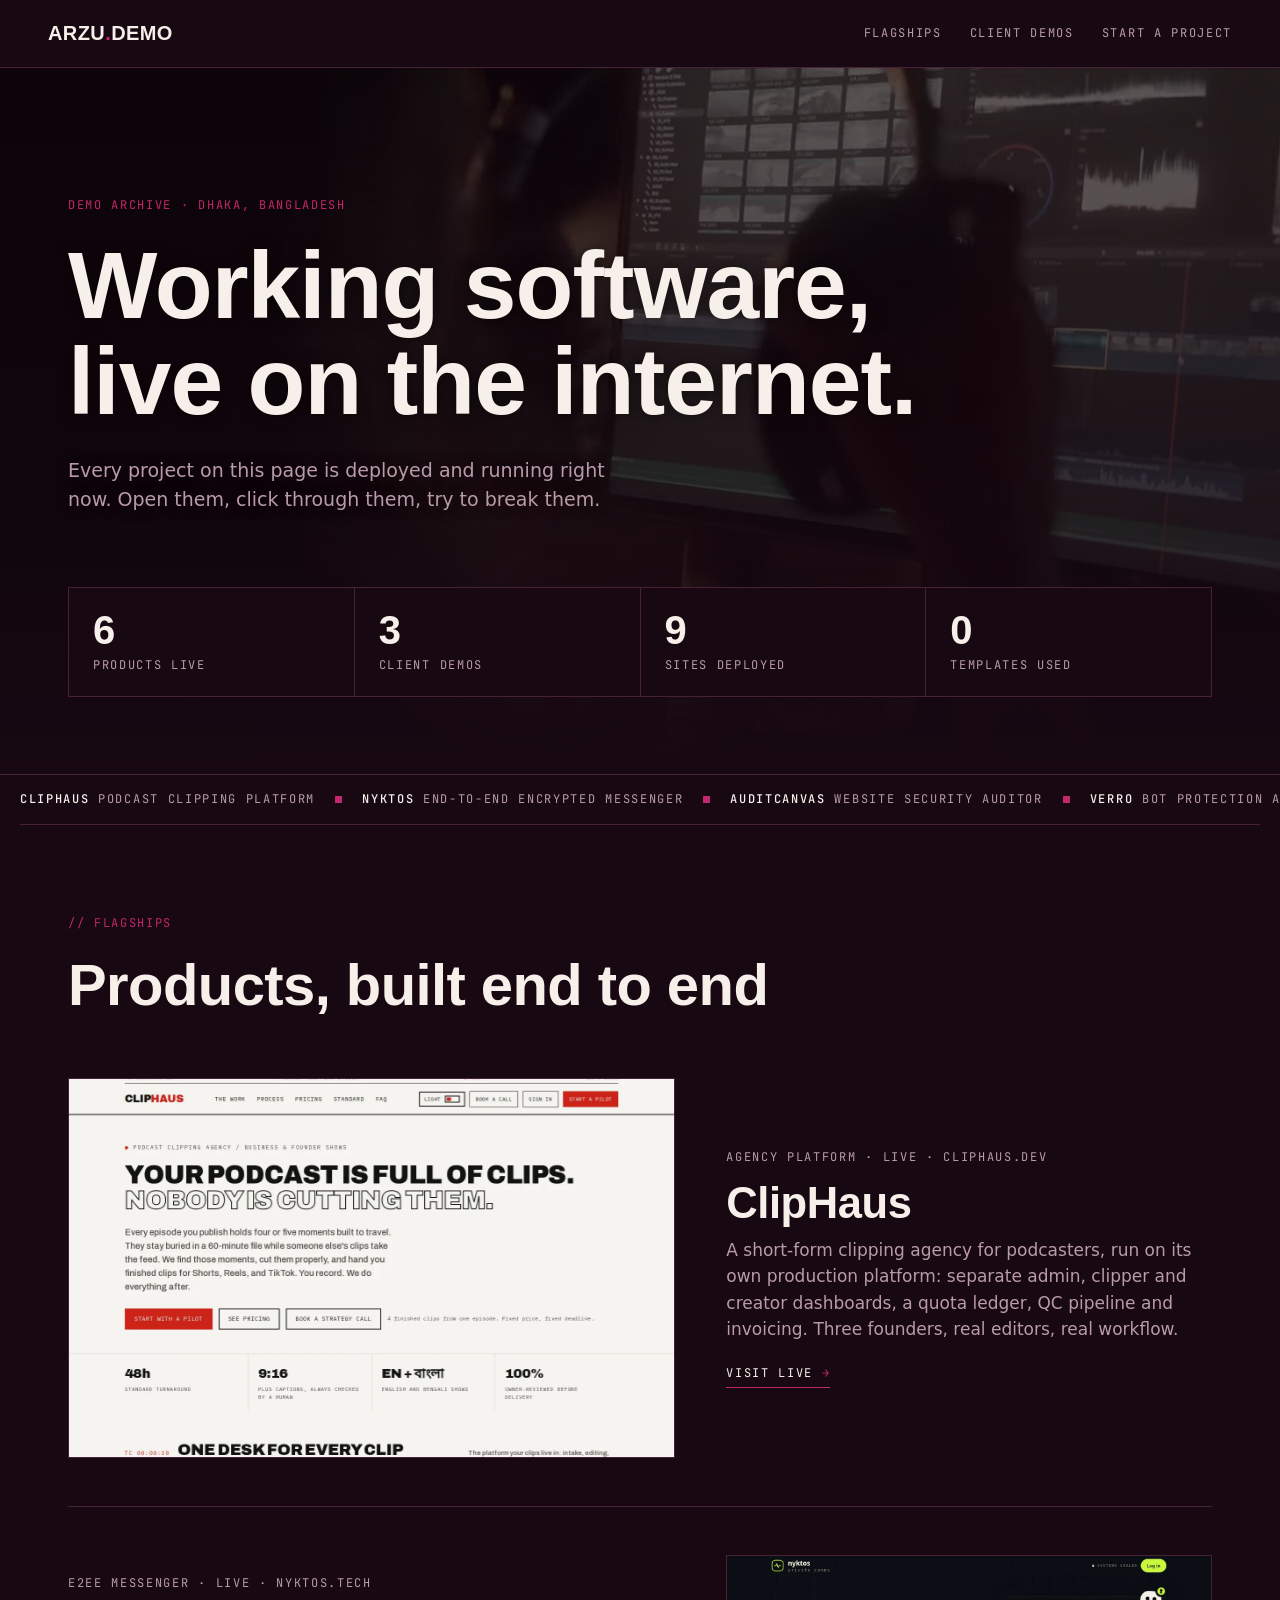
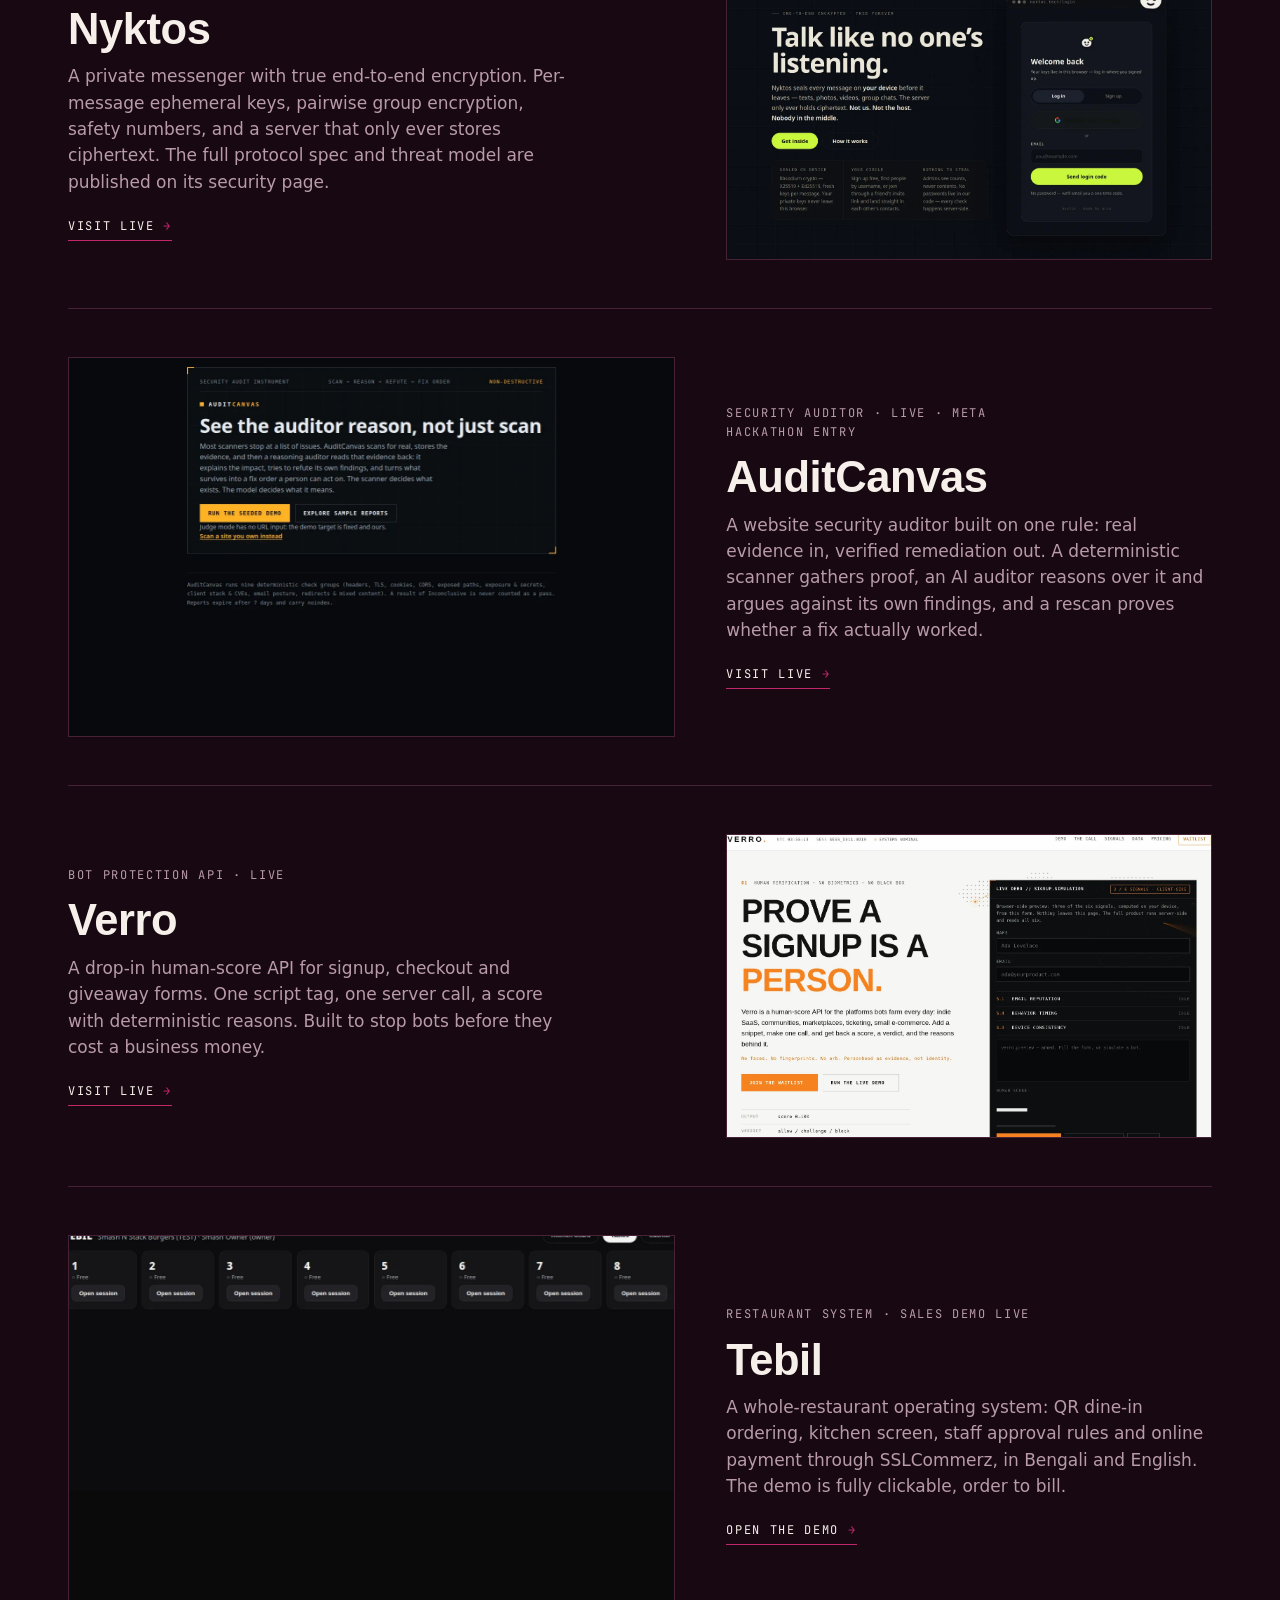
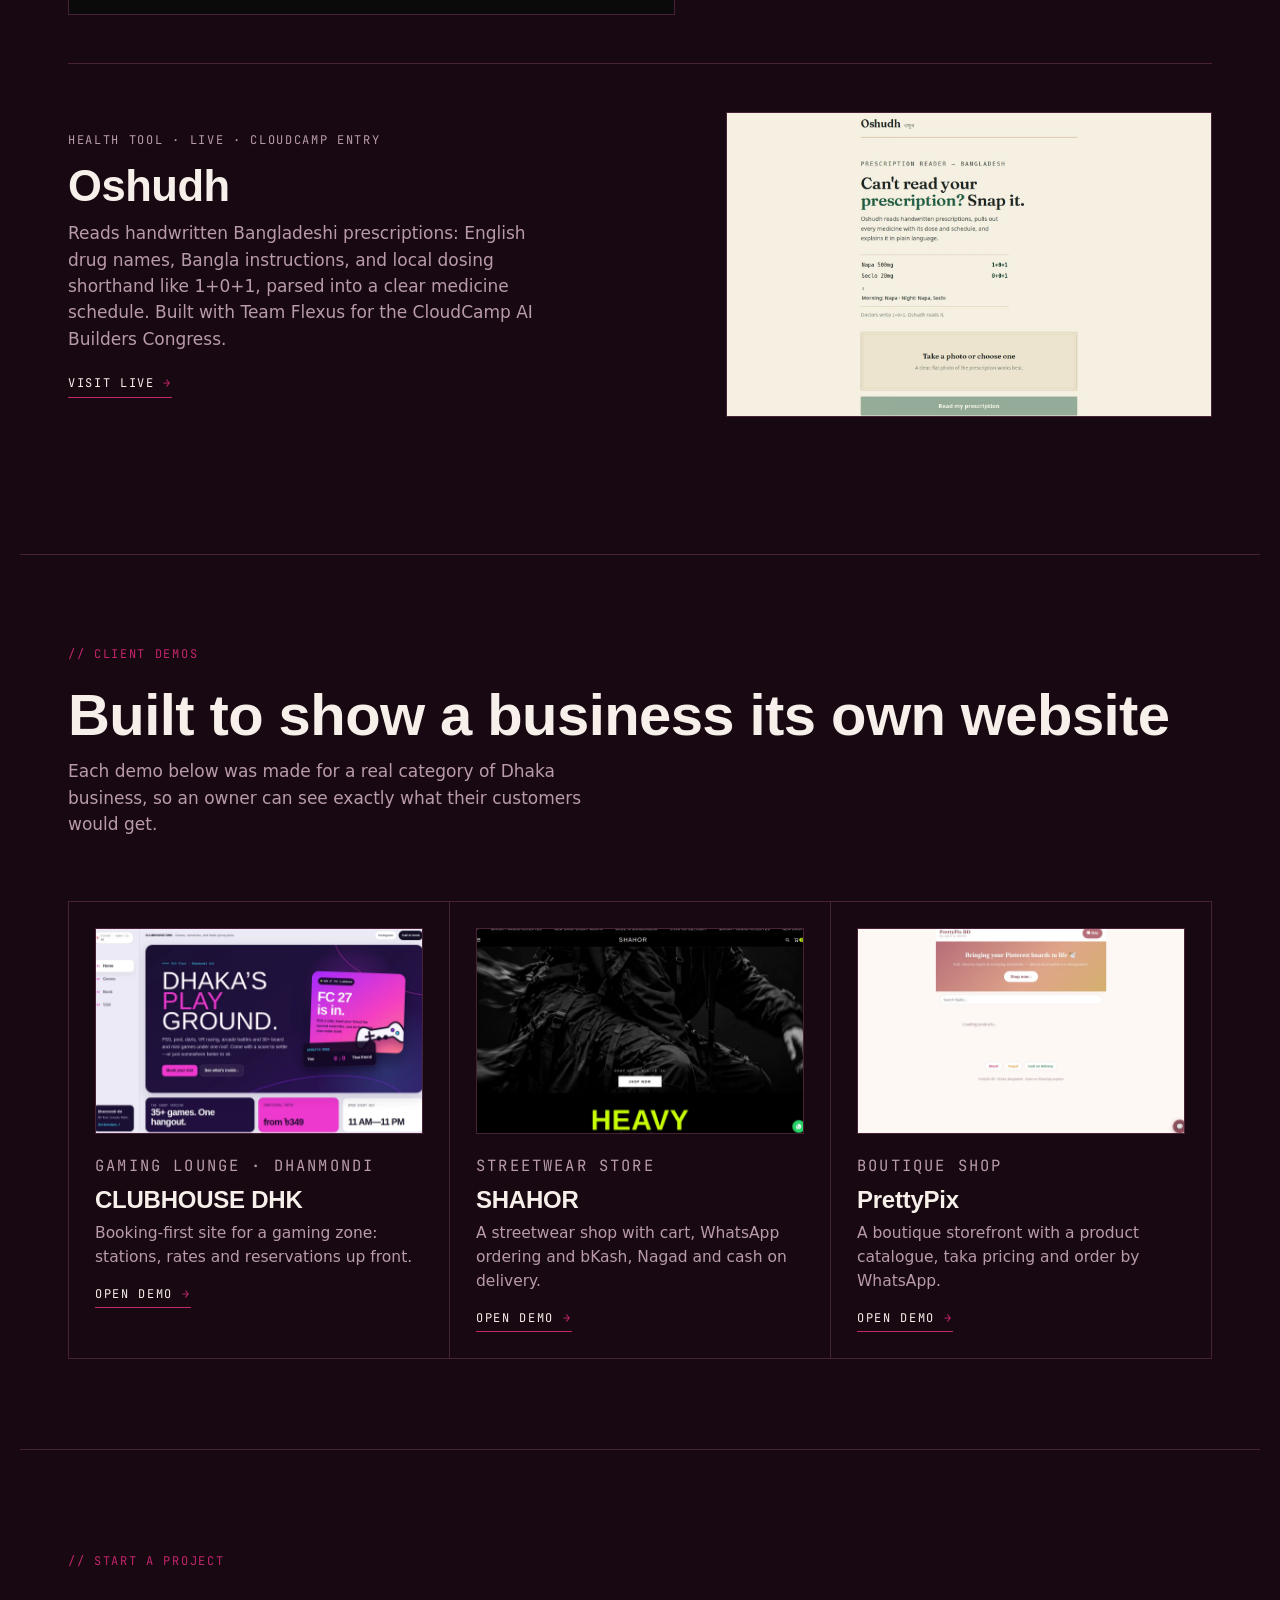
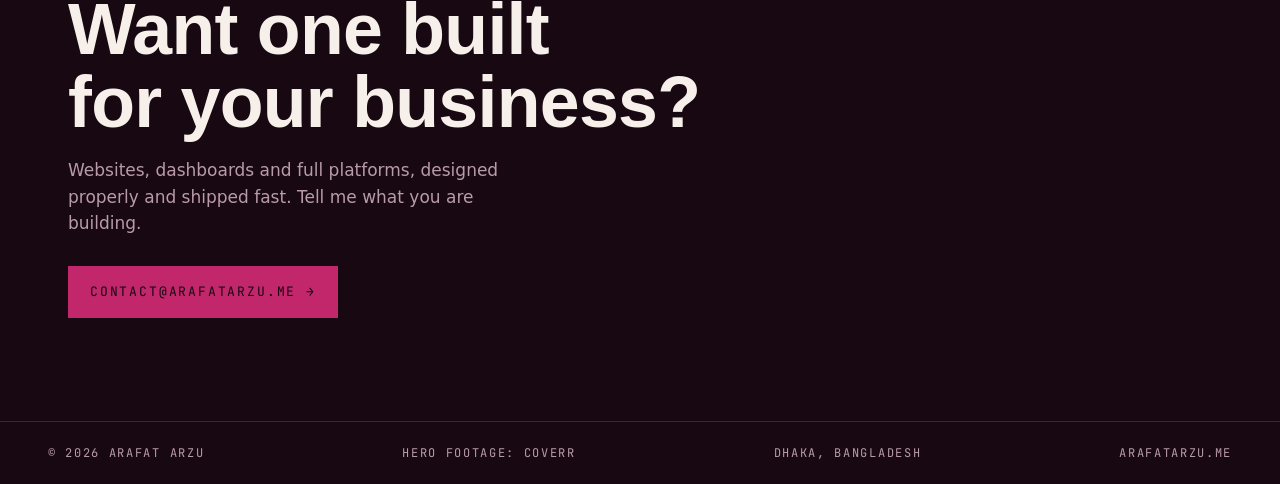
<file: qa-palettes/crest/index.html>
<!DOCTYPE html>
<html lang="en">
<head>
<meta charset="UTF-8">
<meta name="viewport" content="width=device-width, initial-scale=1.0">
<title>Demo Archive — Arafat Arzu</title>
<meta name="description" content="Live products and client demos built by Arafat Arzu in Dhaka, Bangladesh. Every project below is real, deployed, and one click away.">
<script>
/* Motion gate: initial hidden states in styles.css apply only under .js-motion.
   Skipped entirely under prefers-reduced-motion. Safety net: if motion.js
   fails to load, the class is removed again so nothing stays hidden. */
(function () {
  if (window.matchMedia && window.matchMedia("(prefers-reduced-motion: reduce)").matches) return;
  document.documentElement.classList.add("js-motion");
  window.__motionFallback = window.setTimeout(function () {
    if (!window.__motionReady) document.documentElement.classList.remove("js-motion");
  }, 1600);
})();
</script>
<link rel="preconnect" href="https://api.fontshare.com">
<link href="https://api.fontshare.com/v2/css?f[]=cabinet-grotesk@500,700,800&f[]=switzer@400,500,700&display=swap" rel="stylesheet">
<link rel="preconnect" href="https://fonts.googleapis.com">
<link href="https://fonts.googleapis.com/css2?family=JetBrains+Mono:wght@400;500&display=swap" rel="stylesheet">
<link rel="stylesheet" href="styles.css">
<link rel="icon" href="data:image/svg+xml,<svg xmlns='http://www.w3.org/2000/svg' viewBox='0 0 100 100'><rect width='100' height='100' fill='%23FF4A1C'/><text x='50' y='68' font-size='58' text-anchor='middle' font-family='monospace' fill='%230B0B0C'>A</text></svg>">
</head>
<body>

<header class="topbar">
  <a class="wordmark" href="#top">ARZU<span class="accent">.</span>DEMO</a>
  <nav class="topnav mono">
    <a href="#flagships">Flagships</a>
    <a href="#demos">Client demos</a>
    <a href="#inquiry">Start a project</a>
  </nav>
</header>

<main id="top">

  <section class="hero">
    <div class="hero-media" aria-hidden="true">
      <video autoplay muted loop playsinline poster="assets/hero-poster.webp">
        <source src="assets/hero.webm" type="video/webm">
        <source src="assets/hero.mp4" type="video/mp4">
      </video>
      <div class="hero-scrim"></div>
    </div>
    <div class="hero-inner">
      <p class="mono label">Demo archive · Dhaka, Bangladesh</p>
      <h1>Working software,<br>live on the internet.</h1>
      <p class="hero-sub">Every project on this page is deployed and running right now.
      Open them, click through them, try to break them.</p>
      <div class="hero-stats mono">
        <div class="stat"><span class="stat-num">6</span><span class="stat-label">Products live</span></div>
        <div class="stat"><span class="stat-num">3</span><span class="stat-label">Client demos</span></div>
        <div class="stat"><span class="stat-num">9</span><span class="stat-label">Sites deployed</span></div>
        <div class="stat"><span class="stat-num">0</span><span class="stat-label">Templates used</span></div>
      </div>
    </div>
  </section>

  <div class="ticker mono" aria-label="Products and client demos on this page">
    <div class="ticker-track" id="tickerTrack">
      <div class="ticker-group">
        <span class="ticker-item"><span class="ticker-name">ClipHaus</span> Podcast clipping platform</span><span class="ticker-sep" aria-hidden="true"></span>
        <span class="ticker-item"><span class="ticker-name">Nyktos</span> End-to-end encrypted messenger</span><span class="ticker-sep" aria-hidden="true"></span>
        <span class="ticker-item"><span class="ticker-name">AuditCanvas</span> Website security auditor</span><span class="ticker-sep" aria-hidden="true"></span>
        <span class="ticker-item"><span class="ticker-name">Verro</span> Bot protection API</span><span class="ticker-sep" aria-hidden="true"></span>
        <span class="ticker-item"><span class="ticker-name">Tebil</span> Restaurant system</span><span class="ticker-sep" aria-hidden="true"></span>
        <span class="ticker-item"><span class="ticker-name">Oshudh</span> Prescription reader</span><span class="ticker-sep" aria-hidden="true"></span>
        <span class="ticker-item"><span class="ticker-name">Clubhouse DHK</span> Gaming lounge demo</span><span class="ticker-sep" aria-hidden="true"></span>
        <span class="ticker-item"><span class="ticker-name">Shahor</span> Streetwear demo</span><span class="ticker-sep" aria-hidden="true"></span>
        <span class="ticker-item"><span class="ticker-name">PrettyPix</span> Boutique demo</span><span class="ticker-sep" aria-hidden="true"></span>
      </div>
      <div class="ticker-group" aria-hidden="true">
        <span class="ticker-item"><span class="ticker-name">ClipHaus</span> Podcast clipping platform</span><span class="ticker-sep" aria-hidden="true"></span>
        <span class="ticker-item"><span class="ticker-name">Nyktos</span> End-to-end encrypted messenger</span><span class="ticker-sep" aria-hidden="true"></span>
        <span class="ticker-item"><span class="ticker-name">AuditCanvas</span> Website security auditor</span><span class="ticker-sep" aria-hidden="true"></span>
        <span class="ticker-item"><span class="ticker-name">Verro</span> Bot protection API</span><span class="ticker-sep" aria-hidden="true"></span>
        <span class="ticker-item"><span class="ticker-name">Tebil</span> Restaurant system</span><span class="ticker-sep" aria-hidden="true"></span>
        <span class="ticker-item"><span class="ticker-name">Oshudh</span> Prescription reader</span><span class="ticker-sep" aria-hidden="true"></span>
        <span class="ticker-item"><span class="ticker-name">Clubhouse DHK</span> Gaming lounge demo</span><span class="ticker-sep" aria-hidden="true"></span>
        <span class="ticker-item"><span class="ticker-name">Shahor</span> Streetwear demo</span><span class="ticker-sep" aria-hidden="true"></span>
        <span class="ticker-item"><span class="ticker-name">PrettyPix</span> Boutique demo</span><span class="ticker-sep" aria-hidden="true"></span>
      </div>
    </div>
  </div>

  <section id="flagships" class="section">
    <div class="section-head">
      <p class="mono label">// Flagships</p>
      <h2>Products, built end to end</h2>
    </div>

    <article class="flagship">
      <a class="flagship-media" href="https://cliphaus.dev" target="_blank" rel="noopener">
        <img src="assets/shots/cliphaus.webp" alt="ClipHaus homepage: a clipping agency for podcasters with live admin, clipper and creator dashboards">
      </a>
      <div class="flagship-body">
        <p class="mono tag">Agency platform · Live · cliphaus.dev</p>
        <h3>ClipHaus</h3>
        <p>A short-form clipping agency for podcasters, run on its own production platform:
        separate admin, clipper and creator dashboards, a quota ledger, QC pipeline and invoicing.
        Three founders, real editors, real workflow.</p>
        <a class="visit mono" href="https://cliphaus.dev" target="_blank" rel="noopener">Visit live <span class="arrow">→</span></a>
      </div>
    </article>

    <article class="flagship flip">
      <a class="flagship-media" href="https://nyktos.tech" target="_blank" rel="noopener">
        <img src="assets/shots/nyktos.webp" alt="Nyktos homepage: a private end-to-end encrypted messenger">
      </a>
      <div class="flagship-body">
        <p class="mono tag">E2EE messenger · Live · nyktos.tech</p>
        <h3>Nyktos</h3>
        <p>A private messenger with true end-to-end encryption. Per-message ephemeral keys,
        pairwise group encryption, safety numbers, and a server that only ever stores ciphertext.
        The full protocol spec and threat model are published on its security page.</p>
        <a class="visit mono" href="https://nyktos.tech" target="_blank" rel="noopener">Visit live <span class="arrow">→</span></a>
      </div>
    </article>

    <article class="flagship">
      <a class="flagship-media" href="https://auditcanvas.vercel.app" target="_blank" rel="noopener">
        <img src="assets/shots/auditcanvas.webp" alt="AuditCanvas homepage: a website security auditor that shows the evidence behind every finding">
      </a>
      <div class="flagship-body">
        <p class="mono tag">Security auditor · Live · Meta hackathon entry</p>
        <h3>AuditCanvas</h3>
        <p>A website security auditor built on one rule: real evidence in, verified remediation out.
        A deterministic scanner gathers proof, an AI auditor reasons over it and argues against its
        own findings, and a rescan proves whether a fix actually worked.</p>
        <a class="visit mono" href="https://auditcanvas.vercel.app" target="_blank" rel="noopener">Visit live <span class="arrow">→</span></a>
      </div>
    </article>

    <article class="flagship flip">
      <a class="flagship-media" href="https://verro-sigma.vercel.app" target="_blank" rel="noopener">
        <img src="assets/shots/verro.webp" alt="Verro homepage: a human-score API that stops bots before an OTP SMS is spent">
      </a>
      <div class="flagship-body">
        <p class="mono tag">Bot protection API · Live</p>
        <h3>Verro</h3>
        <p>A drop-in human-score API for signup, checkout and giveaway forms. One script tag,
        one server call, a score with deterministic reasons. Built to stop bots before they
        cost a business money.</p>
        <a class="visit mono" href="https://verro-sigma.vercel.app" target="_blank" rel="noopener">Visit live <span class="arrow">→</span></a>
      </div>
    </article>

    <article class="flagship">
      <a class="flagship-media" href="https://tebil-demo.web.app" target="_blank" rel="noopener">
        <img src="assets/shots/tebil.webp" alt="Tebil sales demo: a restaurant system with QR ordering, kitchen screen and online payment">
      </a>
      <div class="flagship-body">
        <p class="mono tag">Restaurant system · Sales demo live</p>
        <h3>Tebil</h3>
        <p>A whole-restaurant operating system: QR dine-in ordering, kitchen screen, staff
        approval rules and online payment through SSLCommerz, in Bengali and English.
        The demo is fully clickable, order to bill.</p>
        <a class="visit mono" href="https://tebil-demo.web.app" target="_blank" rel="noopener">Open the demo <span class="arrow">→</span></a>
      </div>
    </article>

    <article class="flagship flip">
      <a class="flagship-media" href="https://oshudh.vercel.app" target="_blank" rel="noopener">
        <img src="assets/shots/oshudh.webp" alt="Oshudh app: reads handwritten Bangladeshi prescriptions with mixed English and Bangla">
      </a>
      <div class="flagship-body">
        <p class="mono tag">Health tool · Live · CloudCamp entry</p>
        <h3>Oshudh</h3>
        <p>Reads handwritten Bangladeshi prescriptions: English drug names, Bangla instructions,
        and local dosing shorthand like 1+0+1, parsed into a clear medicine schedule.
        Built with Team Flexus for the CloudCamp AI Builders Congress.</p>
        <a class="visit mono" href="https://oshudh.vercel.app" target="_blank" rel="noopener">Visit live <span class="arrow">→</span></a>
      </div>
    </article>
  </section>

  <section id="demos" class="section">
    <div class="section-head">
      <p class="mono label">// Client demos</p>
      <h2>Built to show a business its own website</h2>
      <p class="section-sub">Each demo below was made for a real category of Dhaka business,
      so an owner can see exactly what their customers would get.</p>
    </div>

    <div class="demo-grid">
      <article class="demo-card">
        <a class="demo-media" href="https://clubhouse-dhk-49535.web.app" target="_blank" rel="noopener">
          <img src="assets/shots/clubhouse.webp" alt="CLUBHOUSE DHK demo: a gaming lounge website with booking and pricing">
        </a>
        <p class="mono tag">Gaming lounge · Dhanmondi</p>
        <h3>CLUBHOUSE DHK</h3>
        <p>Booking-first site for a gaming zone: stations, rates and reservations up front.</p>
        <a class="visit mono" href="https://clubhouse-dhk-49535.web.app" target="_blank" rel="noopener">Open demo <span class="arrow">→</span></a>
      </article>

      <article class="demo-card">
        <a class="demo-media" href="https://shahor-streetwear-demo.web.app" target="_blank" rel="noopener">
          <img src="assets/shots/shahor.webp" alt="SHAHOR demo: a streetwear store with cart and WhatsApp ordering">
        </a>
        <p class="mono tag">Streetwear store</p>
        <h3>SHAHOR</h3>
        <p>A streetwear shop with cart, WhatsApp ordering and bKash, Nagad and cash on delivery.</p>
        <a class="visit mono" href="https://shahor-streetwear-demo.web.app" target="_blank" rel="noopener">Open demo <span class="arrow">→</span></a>
      </article>

      <article class="demo-card">
        <a class="demo-media" href="https://arz-shop-demo.web.app" target="_blank" rel="noopener">
          <img src="assets/shots/prettypix.webp" alt="PrettyPix demo: a hijab shop with product catalogue and WhatsApp ordering">
        </a>
        <p class="mono tag">Boutique shop</p>
        <h3>PrettyPix</h3>
        <p>A boutique storefront with a product catalogue, taka pricing and order by WhatsApp.</p>
        <a class="visit mono" href="https://arz-shop-demo.web.app" target="_blank" rel="noopener">Open demo <span class="arrow">→</span></a>
      </article>
    </div>
  </section>

  <section id="inquiry" class="inquiry">
    <p class="mono label">// Start a project</p>
    <h2>Want one built<br>for your business?</h2>
    <p class="inquiry-sub">Websites, dashboards and full platforms, designed properly and
    shipped fast. Tell me what you are building.</p>
    <a class="cta mono" href="mailto:contact@arafatarzu.me">contact@arafatarzu.me <span class="arrow">→</span></a>
  </section>

</main>

<footer class="footer mono">
  <span>© 2026 Arafat Arzu</span>
  <span>Hero footage: Coverr</span>
  <span>Dhaka, Bangladesh</span>
  <a href="https://arafatarzu.me">arafatarzu.me</a>
</footer>

<script src="motion.js"></script>
</body>
</html>
</file>
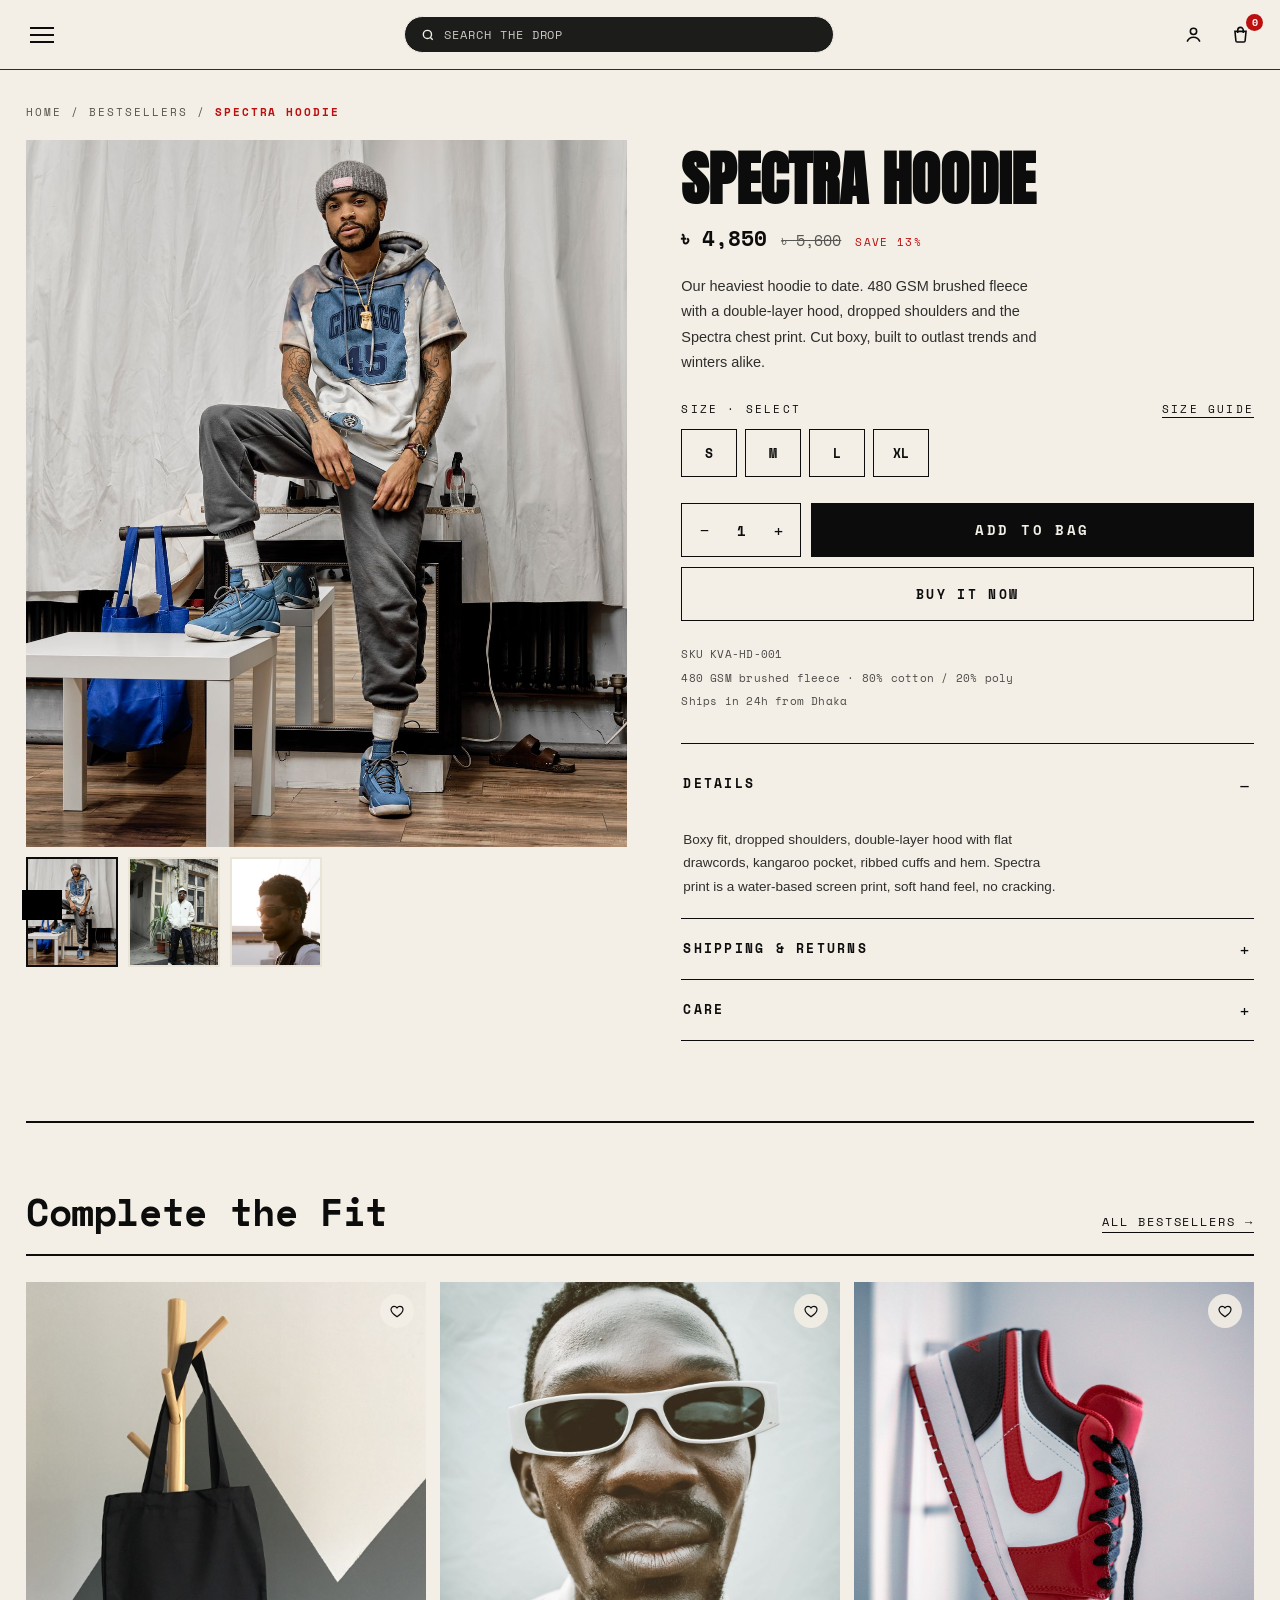
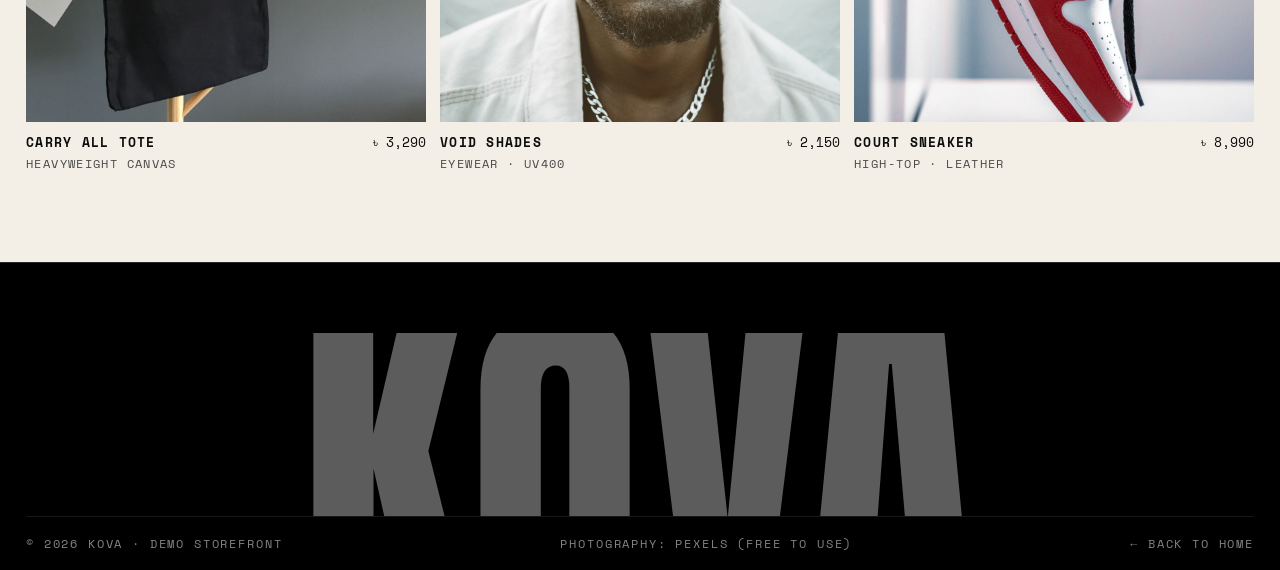
<file: kova/product.html>
<!DOCTYPE html>
<!-- impeccable-disable cream-palette: cream/black/red is KOVA’s deliberate brand palette for this concept, not a default surface -->
<html lang="en">
<head>
<meta charset="UTF-8">
<meta name="viewport" content="width=device-width, initial-scale=1.0">
<title>Spectra Hoodie — KOVA</title>
<meta name="description" content="Spectra Hoodie. 480 GSM brushed fleece. KOVA demo storefront.">
<link rel="stylesheet" href="style.css">
</head>
<body class="page-prod">

<header class="top solid" id="topbar">
  <button class="burger" aria-label="Menu"><i></i><i></i><i></i></button>
  <label class="searchpill">
    <svg width="14" height="14" viewBox="0 0 24 24" fill="none" stroke="currentColor" stroke-width="2.4"><circle cx="11" cy="11" r="7"/><path d="M20 20l-3.8-3.8"/></svg>
    <input type="text" placeholder="Search the drop" aria-label="Search products">
  </label>
  <div class="topicons">
    <button class="iconbtn acct" aria-label="Account">
      <svg width="19" height="19" viewBox="0 0 24 24" fill="none" stroke="currentColor" stroke-width="2"><circle cx="12" cy="8" r="4"/><path d="M4 21c1.5-4 5-5.5 8-5.5s6.5 1.5 8 5.5"/></svg>
    </button>
    <button class="iconbtn" id="bagBtn" aria-label="Open bag">
      <svg width="19" height="19" viewBox="0 0 24 24" fill="none" stroke="currentColor" stroke-width="2"><path d="M5 8h14l-1.2 12.2a1.5 1.5 0 0 1-1.5 1.3H7.7a1.5 1.5 0 0 1-1.5-1.3L5 8Z"/><path d="M8.5 10V6.5a3.5 3.5 0 0 1 7 0V10"/></svg>
      <span class="bagcount" id="bagCount">0</span>
    </button>
  </div>
</header>

<main class="wrap">
  <p class="crumbs"><a href="index.html">Home</a> / <a href="index.html#best">Bestsellers</a> / <b>Spectra Hoodie</b></p>

  <div class="prod-grid">
    <div>
      <div class="gal-main"><img id="galMain" src="assets/img/hoodie.jpg" alt="Spectra Hoodie worn by a model in studio"></div>
      <div class="gal-thumbs">
        <button class="act" data-src="assets/img/hoodie.jpg"><img src="assets/img/hoodie.jpg" alt="Front view"></button>
        <button data-src="assets/img/cargo.jpg"><img src="assets/img/cargo.jpg" alt="Styled with Balcony Cargo"></button>
        <button data-src="assets/img/shades2.jpg"><img src="assets/img/shades2.jpg" alt="Detail, worn with shades at golden hour"></button>
      </div>
    </div>

    <div class="p-info">
      
      <h1>SPECTRA HOODIE</h1>
      <div class="p-pricerow">
        <span class="now">৳ 4,850</span><s>৳ 5,600</s><span class="save">Save 13%</span>
      </div>
      <p class="p-desc">Our heaviest hoodie to date. 480 GSM brushed fleece with a double-layer hood, dropped shoulders and the Spectra chest print. Cut boxy, built to outlast trends and winters alike.</p>

      <div class="opt-label"><span>Size · select</span><a href="#details">Size guide</a></div>
      <div class="sizes" id="sizeRow">
        <button class="size" data-size="S">S</button>
        <button class="size" data-size="M">M</button>
        <button class="size" data-size="L">L</button>
        <button class="size" data-size="XL">XL</button>
      </div>
      <p class="size-err" id="sizeErr">Please select a size first</p>

      <div class="qtyrow">
        <div class="qty">
          <button id="qMinus" aria-label="Decrease quantity">−</button>
          <output id="qOut">1</output>
          <button id="qPlus" aria-label="Increase quantity">+</button>
        </div>
        <button class="addbag" id="addBag">Add to bag</button>
      </div>
      <button class="buynow2" id="buyNow">Buy it now</button>

      <p class="p-meta2">SKU KVA-HD-001<br>480 GSM brushed fleece · 80% cotton / 20% poly<br>Ships in 24h from Dhaka</p>

      <div class="acc" id="details">
        <details open>
          <summary>Details</summary>
          <p class="acc-body">Boxy fit, dropped shoulders, double-layer hood with flat drawcords, kangaroo pocket, ribbed cuffs and hem. Spectra print is a water-based screen print, soft hand feel, no cracking.</p>
        </details>
        <details>
          <summary>Shipping &amp; returns</summary>
          <p class="acc-body">Dhaka delivery in 24 to 48 hours at ৳60, nationwide 2 to 4 days at ৳120. Cash on delivery available everywhere. 7-day easy exchange for size, no questions asked, item unworn with tags.</p>
        </details>
        <details>
          <summary>Care</summary>
          <p class="acc-body">Machine wash cold, inside out. Do not bleach. Dry in shade to keep the black deep. Iron on reverse, never on the print.</p>
        </details>
      </div>
    </div>
  </div>

  <section class="related">
    <div class="sec-head rv">
      <h2>Complete the Fit</h2>
      <a class="viewall" href="index.html#best">All bestsellers →</a>
    </div>
    <div class="rel-grid">
      <article class="p-card rv" data-name="carry all tote">
        <figure>
          <a href="product.html"><img src="assets/img/tote.jpg" alt="Black canvas carry tote"></a>
          <button class="heart" aria-label="Save tote"><svg width="16" height="16" viewBox="0 0 24 24"><path d="M12 20.7C6.4 17 3 13.6 3 9.9 3 7.2 5 5 7.7 5c1.7 0 3.3.9 4.3 2.4C13 5.9 14.6 5 16.3 5 19 5 21 7.2 21 9.9c0 3.7-3.4 7.1-9 10.8Z"/></svg></button>
          <button class="qa" data-add="tote">Add to bag +</button>
        </figure>
        <div class="p-meta"><div><p class="p-name">Carry All Tote</p><p class="p-tag">Heavyweight canvas</p></div><p class="p-price">৳ 3,290</p></div>
      </article>
      <article class="p-card rv" data-name="void shades">
        <figure>
          <a href="product.html"><img src="assets/img/shades.jpg" alt="Void shades worn close up"></a>
          <button class="heart" aria-label="Save shades"><svg width="16" height="16" viewBox="0 0 24 24"><path d="M12 20.7C6.4 17 3 13.6 3 9.9 3 7.2 5 5 7.7 5c1.7 0 3.3.9 4.3 2.4C13 5.9 14.6 5 16.3 5 19 5 21 7.2 21 9.9c0 3.7-3.4 7.1-9 10.8Z"/></svg></button>
          <button class="qa" data-add="void">Add to bag +</button>
        </figure>
        <div class="p-meta"><div><p class="p-name">Void Shades</p><p class="p-tag">Eyewear · UV400</p></div><p class="p-price">৳ 2,150</p></div>
      </article>
      <article class="p-card rv" data-name="court sneaker">
        <figure>
          <a href="product.html"><img src="assets/img/sneaker-white.jpg" alt="Court high-top sneaker"></a>
          <button class="heart" aria-label="Save sneaker"><svg width="16" height="16" viewBox="0 0 24 24"><path d="M12 20.7C6.4 17 3 13.6 3 9.9 3 7.2 5 5 7.7 5c1.7 0 3.3.9 4.3 2.4C13 5.9 14.6 5 16.3 5 19 5 21 7.2 21 9.9c0 3.7-3.4 7.1-9 10.8Z"/></svg></button>
          <button class="qa" data-add="court">Add to bag +</button>
        </figure>
        <div class="p-meta"><div><p class="p-name">Court Sneaker</p><p class="p-tag">High-top · leather</p></div><p class="p-price">৳ 8,990</p></div>
      </article>
    </div>
  </section>
</main>

<footer class="site-footer" id="footer">
  <div class="wrap">
    <div class="foot-big" aria-hidden="true">KOVA</div>
    <div class="foot-base">
      <span>© 2026 Kova · demo storefront</span>
      <span>Photography: Pexels (free to use)</span>
      <span><a href="index.html">← Back to home</a></span>
    </div>
  </div>
</footer>

<div class="overlay" id="overlay"></div>
<aside class="drawer" id="drawer" aria-label="Shopping bag">
  <header>
    <h3>Your bag <span id="dCount">(0)</span></h3>
    <button class="d-close" id="dClose" aria-label="Close bag">✕</button>
  </header>
  <div class="d-items" id="dItems"></div>
  <footer>
    <div class="d-sub"><span>Subtotal</span><span id="dSubtotal">৳ 0</span></div>
    <p class="d-ship">Shipping at checkout: Dhaka ৳60 / outside ৳120<br>Cash on delivery available</p>
    <button class="checkout" id="checkoutBtn">Checkout</button>
    <p class="d-note" id="dNote"></p>
  </footer>
</aside>
<div class="toast" id="toast"></div>

<script src="app.js"></script>
</body>
</html>
</file>
<file: styles.css>
/* Demo archive — The Screening Room.
   Near-black cinema ground, bone type, one red. The work is shown big,
   in a mosaic, not squeezed into uniform cards.
   Motion: one hero entrance, one tile hover. Nothing loops except the film. */

:root{
  --bg:#0E0E0E;
  --panel:#171714;
  --bone:#F2EFE9;
  --bone-2:rgba(242,239,233,.78);
  --muted:rgba(242,239,233,.58);
  --line:rgba(242,239,233,.13);
  --accent:#E63A32;
  --display:'Cabinet Grotesk','Switzer',system-ui,sans-serif;
  --sans:'Switzer',system-ui,-apple-system,'Segoe UI',sans-serif;
  --mono:'JetBrains Mono',ui-monospace,monospace;
  --ease:cubic-bezier(.22,1,.36,1);
}
*{margin:0;padding:0;box-sizing:border-box}
html{scroll-behavior:smooth}
body{
  background:var(--bg);
  color:var(--bone);
  font-family:var(--sans);
  font-size:16px;
  line-height:1.55;
  -webkit-font-smoothing:antialiased;
}
::selection{background:var(--accent);color:#fff}
a{color:inherit}
:focus-visible{outline:2px solid var(--accent);outline-offset:3px}
img{user-select:none}

/* ---------- top bar ---------- */
.topbar{
  position:sticky;top:0;z-index:40;
  display:flex;justify-content:space-between;align-items:center;gap:16px;
  padding:15px 28px;
  background:var(--bg);
  border-bottom:1px solid var(--line);
}
.wordmark{font-family:var(--display);font-weight:700;font-size:16px;letter-spacing:-.01em;text-decoration:none}
.topnav{display:flex;gap:26px}
.topnav a{
  position:relative;white-space:nowrap;
  font-size:14px;font-weight:500;color:var(--bone-2);
  text-decoration:none;padding:6px 0;
}
.topnav a::before{
  content:'';position:absolute;left:0;top:calc(100% + 1px);width:100%;height:2px;
  background:var(--accent);pointer-events:none;
  transform-origin:100% 50%;transform:scale3d(0,1,1);
  transition:transform .32s var(--ease);
}
.topnav a:hover::before,.topnav a:focus-visible::before{
  transform-origin:0% 50%;transform:scale3d(1,1,1);
}

/* ---------- hero ---------- */
.hero{position:relative;min-height:min(92svh,860px);display:flex;align-items:flex-end;overflow:hidden}
.hero-media{position:absolute;inset:0}
.hero-media video{width:100%;height:100%;object-fit:cover;display:block}
.hero-shade{
  position:absolute;inset:0;
  background:linear-gradient(180deg,rgba(14,14,14,.45) 0%,rgba(14,14,14,.05) 34%,rgba(14,14,14,.30) 66%,var(--bg) 100%);
}
.hero-inner{
  position:relative;z-index:2;
  width:100%;max-width:1280px;margin:0 auto;
  padding:120px 28px 56px;
}
.hero-kicker{font-family:var(--mono);font-size:12.5px;color:var(--bone-2);margin-bottom:18px}
.hero h1{
  font-family:var(--display);
  font-size:clamp(46px,7.2vw,98px);
  font-weight:800;letter-spacing:-.03em;line-height:.99;
}
.hero-sub{margin-top:20px;font-size:18px;color:var(--bone-2);max-width:32em}
@keyframes riseIn{from{opacity:0;transform:translateY(14px)}to{opacity:1;transform:none}}
.hero-kicker,.hero h1,.hero-sub{animation:riseIn .7s var(--ease) both}
.hero h1{animation-delay:.07s}
.hero-sub{animation-delay:.15s}

/* ---------- sections ---------- */
.section{max-width:1280px;margin:0 auto;padding:88px 28px 0}
#demos,#products,#inquiry{scroll-margin-top:70px}
.section-head{
  display:flex;justify-content:space-between;align-items:baseline;gap:20px;
  padding-bottom:20px;
}
.section-head h2{
  font-family:var(--display);
  font-size:clamp(28px,3.4vw,40px);font-weight:700;letter-spacing:-.02em;
}
.section-head h2::before{
  content:'';display:block;width:30px;height:3px;background:var(--accent);margin-bottom:14px;
}
.section-note{color:var(--muted);font-size:15px;text-align:right}

/* ---------- mosaic tiles ---------- */
.mosaic{
  display:grid;grid-template-columns:repeat(12,1fr);
  grid-auto-rows:384px;gap:14px;
}
.tile{
  position:relative;display:grid;grid-template-rows:1fr auto;
  overflow:hidden;
  grid-column:span 5;
  background:var(--panel);
  text-decoration:none;
}
.tile-wide{grid-column:span 7}
.tile-half{grid-column:span 6}
.tile-tall{grid-column:span 5;grid-row:span 2}
.tile img{
  grid-row:1;width:100%;height:100%;min-height:0;
  object-fit:cover;object-position:top center;
  transition:transform .6s var(--ease);
}
.tile-tall img{object-position:center}
@media (hover:hover){
  .tile:hover img{transform:scale(1.04)}
}
.tile-shade{display:none}
.tile-chip{
  position:absolute;top:14px;left:14px;z-index:2;
  font-family:var(--mono);font-size:11.5px;color:var(--bone);
  background:rgba(10,10,10,.72);padding:5px 9px;
  display:inline-flex;align-items:center;gap:7px;
}
.tile-chip::before{content:'';width:6px;height:6px;border-radius:50%;background:var(--muted)}
.chip-live::before{background:var(--accent)}
.tile-text{
  grid-row:2;
  display:block;padding:18px 20px 20px;
}
.tile-name{
  display:block;
  font-family:var(--display);font-weight:700;
  font-size:24px;letter-spacing:-.015em;line-height:1.08;
}
.tile-tall .tile-name,.tile-wide .tile-name{font-size:29px}
.tile-name::after{
  content:'';display:block;width:34px;height:2px;background:var(--accent);
  margin-top:9px;transform:scaleX(.45);transform-origin:0 50%;
  transition:transform .35s var(--ease);
}
@media (hover:hover){
  .tile:hover .tile-name::after{transform:scaleX(1)}
}
.tile-desc{
  display:block;margin-top:7px;
  font-size:14.5px;line-height:1.45;color:var(--bone-2);max-width:36em;
}
.tile-domain{
  display:block;margin-top:9px;
  font-family:var(--mono);font-size:12px;color:var(--muted);
}

/* ---------- inquiry + footer ---------- */
.inquiry{max-width:1280px;margin:0 auto;padding:110px 28px 100px}
.inquiry h2{
  font-family:var(--display);
  font-size:clamp(34px,4.6vw,56px);font-weight:800;letter-spacing:-.025em;line-height:1.05;
}
.inquiry-sub{margin-top:14px;color:var(--bone-2);max-width:32em;font-size:17px}
.cta{
  display:inline-block;margin-top:26px;
  font-size:17px;font-weight:600;text-decoration:none;
  border-bottom:2px solid var(--accent);padding-bottom:2px;
}
.cta .arrow{display:inline-block;transition:transform .25s var(--ease)}
.cta:hover .arrow{transform:translateX(4px)}
.footer{
  display:flex;justify-content:space-between;gap:16px;flex-wrap:wrap;
  max-width:1280px;margin:0 auto;padding:22px 28px 30px;
  border-top:1px solid var(--line);
  font-family:var(--mono);font-size:12.5px;color:var(--muted);
}
.footer a{text-decoration:none}
.footer a:hover{color:var(--bone)}

/* ---------- small screens ---------- */
@media (max-width:900px){
  .mosaic{grid-auto-rows:340px}
  .tile,.tile-wide,.tile-half{grid-column:span 12}
  .tile-tall{grid-column:span 12;grid-row:span 1;height:480px}
}
@media (max-width:760px){
  .topbar{padding:12px 18px}
  .topnav{gap:16px}
  .topnav a{font-size:13px}
  .hero-inner{padding:100px 18px 44px}
  .section{padding:64px 18px 0}
  .section-head{flex-direction:column;gap:6px}
  .section-note{text-align:left}
  .inquiry{padding:80px 18px 72px}
  .footer{padding:20px 18px 26px}
  .tile-name{font-size:23px}
  .tile-tall .tile-name,.tile-wide .tile-name{font-size:26px}
}
@media (max-width:560px){
  .topnav a[href="#inquiry"]{display:none}
}
@media (prefers-reduced-motion:reduce){
  html{scroll-behavior:auto}
  *,*::before,*::after{animation:none!important;transition:none!important}
}
</file>
<file: kova/style.css>
@font-face{font-family:'Anton';src:url('assets/fonts/anton.woff2') format('woff2');font-weight:400;font-display:swap}
@font-face{font-family:'Space Mono';src:url('assets/fonts/spacemono-400.woff2') format('woff2');font-weight:400;font-display:swap}
@font-face{font-family:'Space Mono';src:url('assets/fonts/spacemono-700.woff2') format('woff2');font-weight:700;font-display:swap}
:root{
  --ink:#0c0c0c; --paper:#f3efe6; --cream2:#eae4d6; --red:#d92323; --red-t:#bc0f0f; --red-b:#f0442e;
  --line:rgba(12,12,12,.85); --dark2:#141414; --darkline:#2a2a2a;
  --disp:'Anton',Impact,sans-serif; --mono:'Space Mono',ui-monospace,monospace;
  --body:'Poppins',-apple-system,'Segoe UI',sans-serif;
}
*{margin:0;padding:0;box-sizing:border-box}
html{scroll-behavior:smooth}
body{background:var(--paper);color:var(--ink);font-family:var(--body);-webkit-font-smoothing:antialiased;overflow-x:hidden}
img{display:block;max-width:100%}
a{color:inherit;text-decoration:none}
button{font-family:inherit;cursor:pointer;background:none;border:none;color:inherit}
.mono{font-family:var(--mono)}
::selection{background:var(--red-t);color:#fff}

/* ---------- header ---------- */
header.top{position:fixed;inset:0 0 auto 0;z-index:60;display:flex;align-items:center;gap:18px;
  padding:16px 26px;color:var(--paper);transition:background .3s,color .3s,border-color .3s;border-bottom:1px solid transparent}
header.top.solid,header.top.scrolled{background:var(--paper);color:var(--ink);border-bottom-color:var(--line)}
.burger{display:flex;flex-direction:column;gap:5px;padding:8px 4px}
.burger i{display:block;width:24px;height:2px;background:currentColor}
.searchpill{flex:0 1 430px;margin:0 auto;display:flex;align-items:center;gap:9px;background:#111111;color:var(--paper);
  border:1px solid currentColor;border-radius:999px;padding:9px 16px;opacity:.95}
.searchpill svg{flex:none}
.searchpill input{flex:1;background:none;border:none;outline:none;color:inherit;font-family:var(--mono);font-size:12px;letter-spacing:.08em;text-transform:uppercase;min-width:0}
.searchpill input::placeholder{color:inherit;opacity:.82}
.topicons{display:flex;align-items:center;gap:20px}
.iconbtn{position:relative;display:grid;place-items:center;padding:4px}
.bagcount{position:absolute;top:-7px;right:-9px;background:var(--red-t);color:#fff;font-family:var(--mono);
  font-size:10px;font-weight:700;min-width:17px;height:17px;border-radius:999px;display:grid;place-items:center;padding:0 4px}
.bagcount.pop{animation:pop .3s ease}
@keyframes pop{40%{transform:scale(1.45)}}

/* ---------- hero ---------- */
.hero{position:relative;background:#000;color:var(--paper);min-height:100svh;overflow:hidden;display:flex;flex-direction:column}
.hero-img{position:absolute;top:0;right:0;height:100%;width:52%;object-fit:cover;object-position:center 22%;will-change:transform}
.hero-shade{position:absolute;inset:0;background:linear-gradient(90deg,#000 30%,rgba(0,0,0,.55) 55%,rgba(0,0,0,0) 82%),linear-gradient(0deg,rgba(0,0,0,.55),rgba(0,0,0,0) 40%)}
.hero-inner{position:relative;flex:1;display:flex;flex-direction:column;justify-content:center;padding:120px 26px 130px;max-width:1500px;width:100%;margin:0 auto}
.hero-type{font-family:var(--disp);font-size:clamp(170px,25.5vw,380px);line-height:.78;letter-spacing:.005em;
  margin:30px 0 0 -0.06em;will-change:transform;color:var(--paper)}
.hero-sub{display:flex;align-items:baseline;gap:26px;flex-wrap:wrap;margin-top:26px}
.hero-red{font-family:var(--disp);font-size:clamp(38px,5.2vw,74px);color:var(--red-b);line-height:1;letter-spacing:.01em}
.hero-line{font-family:var(--mono);font-size:12.5px;letter-spacing:.14em;text-transform:uppercase;opacity:.85;max-width:300px;line-height:2}
.cta{display:inline-block;background:var(--paper);color:#000;font-family:var(--mono);font-weight:700;font-size:13px;
  letter-spacing:.18em;padding:17px 30px;text-transform:uppercase;border:1px solid var(--paper);transition:background .2s,color .2s}
.cta:hover{background:transparent;color:var(--paper)}
.hero-cta{margin-top:38px}
.pillnav{position:absolute;left:50%;transform:translateX(-50%);bottom:26px;z-index:5;display:flex;align-items:center;gap:2px;
  background:rgba(18,18,18,.55);border:1px solid rgba(255,255,255,.28);border-radius:999px;padding:5px;backdrop-filter:blur(10px)}
.pillnav a{font-family:var(--mono);font-size:11.5px;letter-spacing:.14em;text-transform:uppercase;padding:9px 18px;border-radius:999px;color:var(--paper);white-space:nowrap;transition:background .2s,color .2s}
.pillnav a:hover{background:rgba(255,255,255,.14)}
.pillnav a.act{background:var(--paper);color:#000;font-weight:700}
.scrollhint{position:absolute;left:26px;bottom:30px;font-family:var(--mono);font-size:11.5px;letter-spacing:.3em;text-transform:uppercase;opacity:.6;z-index:5}

/* ---------- sections ---------- */
.wrap{max-width:1500px;margin:0 auto;padding:0 26px}
section.best{padding:84px 0 30px}
.sec-head{display:flex;align-items:baseline;justify-content:space-between;gap:20px;border-bottom:2px solid var(--ink);padding-bottom:14px}
.sec-head h2{font-family:var(--mono);font-weight:700;font-size:clamp(24px,3.4vw,38px);letter-spacing:-.01em}
.sec-head .viewall{font-family:var(--mono);font-size:12px;letter-spacing:.16em;text-transform:uppercase;border-bottom:1px solid var(--ink);padding-bottom:2px}
.filternote{font-family:var(--mono);font-size:11.5px;letter-spacing:.14em;text-transform:uppercase;margin-top:14px;display:none}
.filternote.show{display:block}
.filternote b{color:var(--red-t)}

/* product grid: deliberate mixed sizes, lucir-style */
.pgrid{display:grid;grid-template-columns:repeat(12,1fr);grid-auto-rows:288px;gap:14px;margin-top:26px}
.p-card{position:relative;display:flex;flex-direction:column;min-width:0}
.p-card figure{position:relative;flex:1;overflow:hidden;background:var(--cream2)}
.p-card figure img{width:100%;height:100%;object-fit:cover;transition:transform .8s cubic-bezier(.19,1,.22,1)}
.p-card:hover figure img{transform:scale(1.045)}
.heart{position:absolute;top:12px;right:12px;z-index:3;width:34px;height:34px;display:grid;place-items:center;background:rgba(243,239,230,.9);border-radius:999px;transition:transform .15s}
.heart:active{transform:scale(.85)}
.heart svg path{fill:none;stroke:var(--ink);stroke-width:1.8}
.heart.on svg path{fill:var(--red);stroke:var(--red)}
.qa{position:absolute;right:12px;bottom:12px;z-index:3;background:var(--ink);color:var(--paper);
  font-family:var(--mono);font-size:11px;font-weight:700;letter-spacing:.12em;padding:11px 15px;text-transform:uppercase;
  opacity:0;transform:translateY(6px);transition:opacity .25s,transform .25s,background .2s}
.qa:hover{background:var(--red-t)}
.p-card:hover .qa,.p-card:focus-within .qa{opacity:1;transform:none}
@media(hover:none){.qa{opacity:1;transform:none}}
.p-meta{display:flex;justify-content:space-between;align-items:baseline;gap:12px;padding-top:11px}
.p-name{font-family:var(--mono);font-size:12.5px;font-weight:700;letter-spacing:.1em;text-transform:uppercase}
.p-tag{font-family:var(--mono);font-size:11.5px;letter-spacing:.12em;text-transform:uppercase;opacity:.72;margin-top:3px}
.p-price{font-family:var(--mono);font-size:12.5px;white-space:nowrap}
.p-price s{opacity:.62;margin-right:7px}
.c-tote{grid-column:span 5;grid-row:span 2}
.c-shades{grid-column:span 4}.c-hoodie{grid-column:span 3}
.c-cargo{grid-column:span 4}.c-sneaker{grid-column:span 3}
.c-night{grid-column:span 7}.c-tile{grid-column:span 5}
.c-night figure img{object-position:center 30%}
.tile{background:#000;color:var(--paper);display:flex;flex-direction:column;justify-content:space-between;padding:22px}
.tile .t-k{font-family:var(--mono);font-size:11px;letter-spacing:.26em;text-transform:uppercase;opacity:.7}
.tile .t-b{font-family:var(--disp);font-size:clamp(30px,3.4vw,46px);line-height:1.02}
.tile .t-b em{font-style:normal;color:var(--red-b)}
.tile .t-a{font-family:var(--mono);font-size:12px;letter-spacing:.16em;text-transform:uppercase;border-bottom:1px solid var(--paper);align-self:flex-start;padding-bottom:3px}

.buyline{text-align:center;padding:74px 20px 84px}
.buy-now{font-family:var(--mono);font-weight:700;font-size:clamp(42px,7.4vw,96px);letter-spacing:-.01em;
  text-decoration:underline;text-decoration-thickness:.055em;text-underline-offset:.14em;transition:color .2s}
.buy-now:hover{color:var(--red-t)}

/* editorial band */
section.ed{border-top:2px solid var(--ink);padding:64px 0 90px}
.ed-grid{display:grid;grid-template-columns:repeat(12,1fr);gap:14px;margin-top:26px}
.ed-col{grid-column:span 4;display:grid;grid-template-rows:1.35fr 1fr;gap:14px}
.ed-big{grid-column:span 8;position:relative;overflow:hidden;min-height:560px}
.ed-big img,.ed-tile img{width:100%;height:100%;object-fit:cover;position:absolute;inset:0}
.ed-tile{position:relative;overflow:hidden;min-height:230px}
.ed-chip{position:absolute;left:16px;bottom:16px;z-index:2;background:#000;color:var(--paper);
  font-family:var(--mono);font-size:11.5px;letter-spacing:.22em;text-transform:uppercase;padding:9px 13px}
.playbtn{position:absolute;right:22px;bottom:22px;z-index:2;width:74px;height:74px;border-radius:999px;
  border:1.5px solid var(--paper);display:grid;place-items:center;color:var(--paper);background:rgba(0,0,0,.25);backdrop-filter:blur(3px);transition:background .2s,transform .2s}
.playbtn:hover{background:var(--red-t);border-color:var(--red-t);transform:scale(1.06)}

/* originals: black rail */
section.originals{background:#000;color:var(--paper);padding:78px 0 92px}
.orig-head{display:flex;align-items:flex-end;justify-content:space-between;gap:24px;flex-wrap:wrap}
.orig-title{font-family:var(--disp);font-size:clamp(46px,7.6vw,104px);line-height:.9}
.orig-title .rd{color:var(--red-b)}
.orig-note{font-family:var(--mono);font-size:11px;letter-spacing:.22em;text-transform:uppercase;opacity:.6;padding-bottom:12px}
.railnav{display:flex;gap:8px;padding-bottom:8px}
.railnav button{width:46px;height:46px;border:1px solid #3a3a3a;color:var(--paper);font-size:17px;display:grid;place-items:center;transition:background .2s,border-color .2s}
.railnav button:hover{background:var(--paper);color:#000;border-color:var(--paper)}
.rail{display:flex;gap:14px;overflow-x:auto;padding:34px 26px 10px;scroll-snap-type:x mandatory;scrollbar-width:none;max-width:1500px;margin:0 auto}
.rail::-webkit-scrollbar{display:none}
.r-card{flex:0 0 296px;scroll-snap-align:start;background:var(--dark2);border:1px solid var(--darkline);display:flex;flex-direction:column}
.r-card figure{height:340px;overflow:hidden;background:#1d1d1d}
.r-card figure img{width:100%;height:100%;object-fit:cover;transition:transform .8s cubic-bezier(.19,1,.22,1)}
.r-card:hover figure img{transform:scale(1.05)}
.r-meta{padding:15px 16px 17px;display:flex;flex-direction:column;gap:5px}
.r-meta .p-name{color:var(--paper)}
.r-meta .p-tag{color:var(--paper);opacity:.5}
.r-row{display:flex;justify-content:space-between;align-items:center;margin-top:9px}
.r-add{border:1px solid #454545;color:var(--paper);font-family:var(--mono);font-size:11px;font-weight:700;letter-spacing:.12em;padding:10px 14px;text-transform:uppercase;transition:background .2s,border-color .2s}
.r-add:hover{background:var(--red-t);border-color:var(--red-t)}

/* footer */
footer.site-footer{background:#000;color:var(--paper);border-top:1px solid var(--darkline);padding:70px 0 0;overflow:hidden}
.foot-grid{display:grid;grid-template-columns:1.3fr 1fr 1fr 1.4fr;gap:34px;padding-bottom:56px}
.foot-grid h4{font-family:var(--mono);font-size:11px;letter-spacing:.26em;text-transform:uppercase;opacity:.55;margin-bottom:18px;font-weight:400}
.foot-grid ul{list-style:none}
.foot-grid li{margin-bottom:11px}
.foot-grid li a{font-family:var(--mono);font-size:13px;letter-spacing:.06em;text-transform:uppercase}
.foot-grid li a:hover{color:var(--red-b)}
.news p{font-size:13.5px;line-height:1.65;opacity:.75;max-width:300px}
.news form{display:flex;margin-top:18px;border:1px solid #454545}
.news input{flex:1;background:none;border:none;outline:none;color:var(--paper);font-family:var(--mono);font-size:12px;padding:14px;min-width:0}
.news button{background:var(--paper);color:#000;font-family:var(--mono);font-weight:700;font-size:11.5px;letter-spacing:.14em;padding:0 20px;text-transform:uppercase}
.foot-big{font-family:var(--disp);font-size:27.5vw;line-height:.76;text-align:center;color:#5c5c5c;
  height:.52em;overflow:hidden;user-select:none;letter-spacing:.01em}
.foot-base{border-top:1px solid var(--darkline);padding:18px 0;display:flex;justify-content:space-between;gap:16px;flex-wrap:wrap;
  font-family:var(--mono);font-size:11.5px;letter-spacing:.16em;text-transform:uppercase;opacity:.55}

/* ---------- product page ---------- */
body.page-prod{background:var(--paper)}
.crumbs{font-family:var(--mono);font-size:11px;letter-spacing:.18em;text-transform:uppercase;padding:104px 0 20px;color:#55534E}
.crumbs b{color:var(--red-t);font-weight:700}
.prod-grid{display:grid;grid-template-columns:1.05fr 1fr;gap:54px;padding-bottom:80px}
.gal-main{position:relative;background:var(--cream2);aspect-ratio:4/4.7;overflow:hidden}
.gal-main img{width:100%;height:100%;object-fit:cover;transition:opacity .3s}
.gal-thumbs{display:flex;gap:10px;margin-top:10px}
.gal-thumbs button{width:92px;height:110px;overflow:hidden;border:2px solid transparent;padding:0;background:var(--cream2)}
.gal-thumbs button.act{border-color:var(--ink)}
.gal-thumbs img{width:100%;height:100%;object-fit:cover}
.p-info{position:sticky;top:96px;align-self:start}
.p-info h1{font-family:var(--disp);font-size:clamp(44px,4.6vw,64px);line-height:.95;margin:12px 0 14px}
.p-pricerow{display:flex;align-items:baseline;gap:14px;font-family:var(--mono)}
.p-pricerow .now{font-size:21px;font-weight:700}
.p-pricerow s{opacity:.68;font-size:15px}
.p-pricerow .save{font-size:11px;letter-spacing:.12em;color:var(--red-t);text-transform:uppercase}
.p-desc{font-size:14.5px;line-height:1.75;opacity:.85;margin:20px 0 26px;max-width:46ch}
.opt-label{display:flex;justify-content:space-between;font-family:var(--mono);font-size:11px;letter-spacing:.2em;text-transform:uppercase;margin-bottom:11px}
.opt-label a{border-bottom:1px solid var(--ink)}
.sizes{display:flex;gap:8px;flex-wrap:wrap}
.size{min-width:56px;padding:13px 0;text-align:center;border:1.5px solid var(--ink);font-family:var(--mono);font-size:13px;font-weight:700;transition:background .15s,color .15s}
.size:hover{background:var(--cream2)}
.size.sel{background:var(--ink);color:var(--paper)}
.size-err{display:none;font-family:var(--mono);font-size:11px;letter-spacing:.14em;color:var(--red-t);text-transform:uppercase;margin-top:10px}
.size-err.show{display:block}
.shake{animation:shake .35s ease}
@keyframes shake{20%,60%{transform:translateX(-5px)}40%,80%{transform:translateX(5px)}}
.qtyrow{display:flex;gap:10px;margin-top:26px}
.qty{display:flex;align-items:center;border:1.5px solid var(--ink)}
.qty button{width:44px;height:52px;font-size:18px;font-family:var(--mono)}
.qty output{font-family:var(--mono);font-weight:700;font-size:14px;min-width:30px;text-align:center}
.addbag{flex:1;background:var(--ink);color:var(--paper);font-family:var(--mono);font-weight:700;font-size:13.5px;letter-spacing:.18em;text-transform:uppercase;transition:background .2s}
.addbag:hover{background:var(--red-t)}
.buynow2{width:100%;margin-top:10px;border:1.5px solid var(--ink);font-family:var(--mono);font-weight:700;font-size:13px;letter-spacing:.18em;padding:16px;text-transform:uppercase;transition:background .2s,color .2s}
.buynow2:hover{background:var(--ink);color:var(--paper)}
.p-meta2{font-family:var(--mono);font-size:11px;letter-spacing:.02em;opacity:.72;margin-top:22px;line-height:2.1}
.acc{border-top:1.5px solid var(--ink);margin-top:30px;padding-top:10px}
.acc details{border-bottom:1.5px solid var(--ink)}
.acc summary{list-style:none;cursor:pointer;display:flex;justify-content:space-between;align-items:center;
  font-family:var(--mono);font-weight:700;font-size:12.5px;letter-spacing:.18em;text-transform:uppercase;padding:17px 2px}
.acc summary::-webkit-details-marker{display:none}
.acc summary::after{content:"+";font-size:18px;font-weight:400}
.acc details[open ] summary::after{content:"–"}
.acc .acc-body{font-size:13.5px;line-height:1.75;opacity:.85;padding:14px 2px 19px;max-width:52ch}
section.related{border-top:2px solid var(--ink);padding:60px 0 90px}
.rel-grid{display:grid;grid-template-columns:repeat(3,1fr);gap:14px;margin-top:26px}
.rel-grid .p-card figure{aspect-ratio:4/4.4}

/* ---------- cart drawer ---------- */
.overlay{position:fixed;inset:0;background:rgba(5,5,5,.55);z-index:80;opacity:0;pointer-events:none;transition:opacity .3s}
.overlay.show{opacity:1;pointer-events:auto}
.drawer{position:fixed;top:0;right:0;height:100dvh;width:min(430px,94vw);background:var(--paper);z-index:90;
  transform:translateX(102%);transition:transform .45s cubic-bezier(.32,.72,0,1);display:flex;flex-direction:column;border-left:2px solid var(--ink)}
.drawer.show{transform:none}
.drawer header{display:flex;justify-content:space-between;align-items:center;padding:20px 22px;border-bottom:2px solid var(--ink)}
.drawer header h3{font-family:var(--mono);font-weight:700;font-size:16px;letter-spacing:.1em;text-transform:uppercase}
.drawer header h3 span{color:var(--red-t)}
.d-close{font-size:15px;font-family:var(--mono);border:1.5px solid var(--ink);width:36px;height:36px;display:grid;place-items:center}
.d-items{flex:1;overflow-y:auto;padding:8px 22px}
.d-empty{font-family:var(--mono);font-size:12.5px;letter-spacing:.1em;text-transform:uppercase;opacity:.6;text-align:center;padding:56px 0;line-height:2.2}
.d-item{display:grid;grid-template-columns:74px 1fr auto;gap:14px;padding:16px 0;border-bottom:1px solid rgba(12,12,12,.18)}
.d-item img{width:74px;height:92px;object-fit:cover;background:var(--cream2)}
.d-name{font-family:var(--mono);font-size:12px;font-weight:700;letter-spacing:.08em;text-transform:uppercase;line-height:1.5}
.d-variant{font-family:var(--mono);font-size:11px;opacity:.6;letter-spacing:.08em;margin-top:3px;text-transform:uppercase}
.d-qty{display:inline-flex;align-items:center;border:1.5px solid var(--ink);margin-top:11px}
.d-qty button{width:30px;height:30px;font-family:var(--mono);font-size:14px}
.d-qty output{font-family:var(--mono);font-size:12px;font-weight:700;min-width:24px;text-align:center}
.d-right{text-align:right;display:flex;flex-direction:column;justify-content:space-between;align-items:flex-end}
.d-line{font-family:var(--mono);font-size:12.5px;font-weight:700}
.d-rm{font-family:var(--mono);font-size:11px;letter-spacing:.1em;text-transform:uppercase;border-bottom:1px solid var(--ink);padding-bottom:1px}
.drawer footer{border-top:2px solid var(--ink);padding:20px 22px 24px}
.d-sub{display:flex;justify-content:space-between;font-family:var(--mono);font-weight:700;font-size:15px;letter-spacing:.08em;text-transform:uppercase}
.d-ship{font-family:var(--mono);font-size:11.5px;letter-spacing:.1em;text-transform:uppercase;opacity:.6;margin-top:9px;line-height:1.9}
.checkout{width:100%;background:var(--ink);color:var(--paper);font-family:var(--mono);font-weight:700;font-size:13.5px;letter-spacing:.18em;padding:18px;margin-top:16px;text-transform:uppercase;transition:background .2s}
.checkout:hover{background:var(--red-t)}
.checkout:disabled{opacity:.35;cursor:not-allowed}
.d-note{font-family:var(--mono);font-size:11px;letter-spacing:.08em;text-align:center;margin-top:13px;color:var(--red);text-transform:uppercase;min-height:14px}

/* toast */
.toast{position:fixed;left:22px;bottom:22px;z-index:120;background:#000;color:var(--paper);font-family:var(--mono);
  font-size:12px;letter-spacing:.1em;text-transform:uppercase;padding:15px 20px;transform:translateY(140%);transition:transform .4s cubic-bezier(.32,.72,0,1);max-width:min(430px,90vw)}
.toast.show{transform:none}
.toast b{color:var(--red)}

/* reveal */
.rv{opacity:0;transform:translateY(26px);transition:opacity .8s ease,transform .8s cubic-bezier(.19,1,.22,1)}
.rv.in{opacity:1;transform:none}

/* ---------- responsive ---------- */
@media(max-width:1020px){
  .pgrid{grid-auto-rows:250px}
  .prod-grid{grid-template-columns:1fr;gap:34px}
  .p-info{position:static}
  .foot-grid{grid-template-columns:1fr 1fr}
}
@media(max-width:680px){
  header.top{padding:13px 15px;gap:10px}
  .searchpill{padding:8px 12px}
  .topicons .acct{display:none}
  .wrap{padding:0 15px}
  .hero-inner{padding:104px 15px 120px}
  .hero-img{width:100%;opacity:.85;filter:brightness(1.12);object-position:center 18%}
  .hero-shade{background:linear-gradient(0deg,#000 12%,rgba(0,0,0,.25) 60%,rgba(0,0,0,.35))}
  .hero-type{font-size:clamp(120px,34vw,200px)}
  .pillnav{bottom:16px;max-width:94vw;overflow-x:auto}
  .pillnav a{padding:8px 13px;font-size:11.5px}
  .scrollhint{display:none}
  section.best{padding-top:56px}
  .pgrid{grid-template-columns:1fr 1fr;grid-auto-rows:196px;gap:10px}
  .c-tote{grid-column:span 2;grid-row:span 2}
  .c-shades,.c-hoodie,.c-cargo,.c-sneaker{grid-column:span 1}
  .c-night{grid-column:span 2}
  .c-tile{grid-column:span 2}
  .p-meta{flex-direction:column;align-items:flex-start;gap:3px}
  .p-price{font-size:12px}
  .ed-grid{grid-template-columns:1fr}
  .ed-col{grid-column:span 1;grid-template-rows:300px 220px}
  .ed-big{grid-column:span 1;min-height:380px}
  .rel-grid{grid-template-columns:1fr 1fr}
  .rel-grid .p-card:last-child{display:none}
  .foot-grid{grid-template-columns:1fr;gap:28px}
  .gal-thumbs button{width:70px;height:84px}
  .crumbs{padding-top:88px}
}
@media(prefers-reduced-motion:reduce){
  *,*::before,*::after{animation-duration:.01ms!important;transition-duration:.01ms!important;scroll-behavior:auto!important}
  .rv{opacity:1;transform:none}
}
</file>
<file: qa-palettes/crest/styles.css>
/* Demo Archive — design system
   Ink #0B0B0C / panel #131315 / paper #F4F1EA / muted #A09C90 / signal #FF4A1C
   Type: Cabinet Grotesk (headlines), Switzer (body), JetBrains Mono (labels) */

:root {
  --ink: #170812;
  --panel: #25101D;
  --line: #472236;
  --paper: #F7EFE9;
  --muted: #B99BA8;
  --signal: #C2266B;
  --maxw: 1240px;
}

* { margin: 0; padding: 0; box-sizing: border-box; }

html { scroll-behavior: smooth; }

body {
  background: var(--ink);
  color: var(--paper);
  font-family: "Switzer", system-ui, sans-serif;
  font-size: 17px;
  line-height: 1.55;
  -webkit-font-smoothing: antialiased;
}

.mono {
  font-family: "JetBrains Mono", ui-monospace, monospace;
  font-size: 12px;
  letter-spacing: 0.14em;
  text-transform: uppercase;
}

.accent { color: var(--signal); }

a { color: inherit; }

/* ---------- top bar ---------- */
.topbar {
  position: sticky;
  top: 0;
  z-index: 10;
  display: flex;
  justify-content: space-between;
  align-items: center;
  padding: 18px clamp(20px, 4vw, 48px);
  background: var(--ink);
  border-bottom: 1px solid var(--line);
}

.wordmark {
  font-family: "Cabinet Grotesk", sans-serif;
  font-weight: 700;
  font-size: 20px;
  letter-spacing: 0.02em;
  text-decoration: none;
}

.topnav { display: flex; gap: 28px; }
.topnav a { color: var(--muted); text-decoration: none; }
.topnav a:hover { color: var(--paper); }

/* ---------- hero ---------- */
.hero {
  position: relative;
  overflow: hidden;
}

.hero-media {
  position: absolute;
  inset: 0;
}

.hero-media video {
  width: 100%;
  height: 100%;
  object-fit: cover;
  display: block;
}

.hero-scrim {
  position: absolute;
  inset: 0;
  background: linear-gradient(to bottom, rgba(23, 8, 18, 0.55), rgba(23, 8, 18, 0.68) 55%, var(--ink));
}

.hero-inner {
  position: relative;
  max-width: var(--maxw);
  margin: 0 auto;
  padding: clamp(64px, 10vw, 128px) clamp(20px, 4vw, 48px) clamp(48px, 6vw, 80px);
}

.hero h1, .hero-sub { text-shadow: 0 1px 14px rgba(0, 0, 0, 0.5); }

@media (prefers-reduced-motion: reduce) {
  .hero-media video { display: none; }
  .hero-media { background: url("assets/hero-poster.webp") center / cover no-repeat; }
}

.label { color: var(--signal); margin-bottom: 22px; }

h1, h2, h3 {
  font-family: "Cabinet Grotesk", sans-serif;
  font-weight: 700;
  line-height: 1.02;
  letter-spacing: -0.01em;
}

h1 { font-size: clamp(46px, 7.4vw, 96px); }

.hero-sub {
  max-width: 560px;
  margin-top: 26px;
  font-size: 19px;
  color: var(--muted);
}

.hero-stats {
  display: grid;
  grid-template-columns: repeat(4, 1fr);
  gap: 1px;
  background: var(--line);
  border: 1px solid var(--line);
  margin-top: clamp(40px, 6vw, 72px);
}

.stat {
  background: var(--ink);
  padding: 22px 24px;
  display: flex;
  flex-direction: column;
  gap: 6px;
}

.stat-num {
  font-family: "Cabinet Grotesk", sans-serif;
  font-size: 40px;
  font-weight: 700;
  letter-spacing: 0;
  text-transform: none;
  line-height: 1;
}

.stat-label { color: var(--muted); }

/* ---------- sections ---------- */
.section {
  max-width: var(--maxw);
  margin: 0 auto;
  padding: clamp(48px, 7vw, 96px) clamp(20px, 4vw, 48px);
  border-top: 1px solid var(--line);
}

.section-head { margin-bottom: clamp(36px, 5vw, 64px); }
.section-head h2 { font-size: clamp(34px, 4.6vw, 58px); }
.section-sub { color: var(--muted); max-width: 520px; margin-top: 14px; }

/* ---------- flagships ---------- */
.flagship {
  display: grid;
  grid-template-columns: 1.25fr 1fr;
  gap: clamp(24px, 4vw, 56px);
  align-items: center;
  padding: clamp(28px, 4vw, 48px) 0;
  border-top: 1px solid var(--line);
}
.flagship:first-of-type { border-top: none; padding-top: 0; }
.flagship.flip .flagship-media { order: 2; }
.flagship.flip .flagship-body { order: 1; }

.flagship-media {
  display: block;
  overflow: hidden;
  border: 1px solid var(--line);
  background: var(--panel);
}
.flagship-media img {
  display: block;
  width: 100%;
  aspect-ratio: 16 / 10;
  object-fit: cover;
  object-position: top center;
  /* --py is the parallax offset, set by motion.js (0px when motion is off).
     Base scale 1.045 leaves headroom so the drift never exposes an edge. */
  transform: translate3d(0, var(--py, 0px), 0) scale(1.045);
  transition: transform 0.5s cubic-bezier(.32,.72,0,1);
}
.flagship-media:hover img { transform: translate3d(0, var(--py, 0px), 0) scale(1.07); }

.tag { color: var(--muted); margin-bottom: 14px; }
.flagship-body h3 { font-size: clamp(30px, 3.4vw, 44px); margin-bottom: 12px; }
.flagship-body p { color: var(--muted); max-width: 46ch; }

.visit {
  display: inline-block;
  margin-top: 22px;
  color: var(--paper);
  text-decoration: none;
  border-bottom: 1px solid var(--signal);
  padding-bottom: 4px;
}
.visit .arrow { color: var(--signal); display: inline-block; transition: transform 0.25s cubic-bezier(.32,.72,0,1); }
.visit:hover .arrow { transform: translateX(4px); }

/* ---------- demo grid ---------- */
.demo-grid {
  display: grid;
  grid-template-columns: repeat(3, 1fr);
  gap: 1px;
  background: var(--line);
  border: 1px solid var(--line);
}

.demo-card { background: var(--ink); padding: 26px; }
.demo-media { display: block; overflow: hidden; border: 1px solid var(--line); margin-bottom: 20px; background: var(--panel); }
.demo-media img {
  display: block;
  width: 100%;
  aspect-ratio: 16 / 10;
  object-fit: cover;
  object-position: top center;
  transform: translate3d(0, var(--py, 0px), 0) scale(1.045);
  transition: transform 0.5s cubic-bezier(.32,.72,0,1);
}
.demo-media:hover img { transform: translate3d(0, var(--py, 0px), 0) scale(1.065); }
.demo-card h3 { font-size: 24px; margin-bottom: 8px; }
.demo-card p { color: var(--muted); font-size: 15.5px; }
.demo-card .tag { margin-bottom: 10px; }
.demo-card .visit { margin-top: 16px; }

/* ---------- inquiry ---------- */
.inquiry {
  max-width: var(--maxw);
  margin: 0 auto;
  padding: clamp(56px, 8vw, 110px) clamp(20px, 4vw, 48px);
  border-top: 1px solid var(--line);
}
.inquiry h2 { font-size: clamp(38px, 5.6vw, 72px); }
.inquiry-sub { color: var(--muted); max-width: 480px; margin-top: 18px; }

.cta {
  display: inline-block;
  margin-top: 30px;
  font-size: 13px;
  color: var(--ink);
  background: var(--signal);
  padding: 16px 22px;
  text-decoration: none;
}
.cta .arrow { display: inline-block; transition: transform 0.25s cubic-bezier(.32,.72,0,1); }
.cta:hover .arrow { transform: translateX(4px); }

/* ---------- footer ---------- */
.footer {
  display: flex;
  justify-content: space-between;
  gap: 16px;
  flex-wrap: wrap;
  padding: 22px clamp(20px, 4vw, 48px);
  border-top: 1px solid var(--line);
  color: var(--muted);
}
.footer a { color: var(--muted); text-decoration: none; }
.footer a:hover { color: var(--paper); }

/* ---------- mobile ---------- */
@media (max-width: 860px) {
  .topnav { display: none; }
  .hero-stats { grid-template-columns: repeat(2, 1fr); }
  .flagship { grid-template-columns: 1fr; }
  .flagship.flip .flagship-media { order: 0; }
  .flagship.flip .flagship-body { order: 1; }
  .demo-grid { grid-template-columns: 1fr; }
  h1 { font-size: 44px; }
}

/* ============================================================
   MOTION LAYER (motion.js) — transform/opacity only, zero CLS.
   Every pre-state below is scoped under .js-motion, a class the
   inline head script adds only when JS runs and the user has
   not asked for reduced motion. No JS = fully static page.
   ============================================================ */

:root { --ease-out: cubic-bezier(.16, 1, .3, 1); }

/* lerp smooth scroll drives scrollTop itself; native CSS smoothing would fight it */
html.ss-on { scroll-behavior: auto; }

/* ---------- hero load choreography ---------- */
.js-motion .hero-media {
  transform: scale(1.07);
  transition: transform 1s var(--ease-out);
}
.js-motion .hero.hero-in .hero-media { transform: scale(1); }

.js-motion .hero .label {
  opacity: 0;
  transform: translateY(14px);
  transition: opacity .65s var(--ease-out) .05s, transform .65s var(--ease-out) .05s;
}
.js-motion .hero h1 .line-mask {
  display: block;
  overflow: hidden;
  /* room for descenders + the h1 text-shadow inside the mask,
     cancelled out by the negative margins so layout never moves */
  padding: 0 .08em .22em;
  margin: 0 -.08em -.22em;
}
.js-motion .hero h1 .line-inner {
  display: block;
  transform: translateY(112%);
  transition: transform .8s var(--ease-out) .14s;
  will-change: transform;
}
.js-motion .hero h1 .line-mask:nth-child(2) .line-inner { transition-delay: .24s; }
.js-motion .hero-sub {
  opacity: 0;
  transform: translateY(18px);
  transition: opacity .65s var(--ease-out) .36s, transform .65s var(--ease-out) .36s;
}
.js-motion .hero-stats {
  opacity: 0;
  transform: translateY(22px);
  transition: opacity .6s var(--ease-out) .46s, transform .6s var(--ease-out) .46s;
}
.js-motion .hero.hero-in .label,
.js-motion .hero.hero-in .hero-sub,
.js-motion .hero.hero-in .hero-stats { opacity: 1; transform: translateY(0); }
.js-motion .hero.hero-in h1 .line-inner { transform: translateY(0); }

/* ---------- scroll reveals (one-shot, set by IntersectionObserver) ---------- */
.js-motion .section-head {
  opacity: 0;
  transform: translateY(24px);
  transition: opacity .8s var(--ease-out), transform .8s var(--ease-out);
}
.js-motion .flagship {
  opacity: 0;
  transform: translate(-22px, 14px);
  transition: opacity .85s var(--ease-out), transform .85s var(--ease-out);
}
.js-motion .flagship.flip { transform: translate(22px, 14px); }
.js-motion .demo-card {
  opacity: 0;
  transform: translateY(30px);
  transition: opacity .8s var(--ease-out), transform .8s var(--ease-out);
}
.js-motion .demo-grid .demo-card:nth-child(2) { transition-delay: .09s; }
.js-motion .demo-grid .demo-card:nth-child(3) { transition-delay: .18s; }
.js-motion .inquiry {
  opacity: 0;
  transform: translateY(26px);
  transition: opacity .85s var(--ease-out), transform .85s var(--ease-out);
}
.js-motion .section-head.in,
.js-motion .flagship.in,
.js-motion .demo-card.in,
.js-motion .inquiry.in { opacity: 1; transform: translate(0, 0); }

@media (max-width: 860px) {
  /* rows stack on mobile: enter straight from below, no sideways travel */
  .js-motion .flagship, .js-motion .flagship.flip { transform: translateY(20px); }
  .js-motion .flagship.in { transform: translate(0, 0); }
}

/* ---------- ticker ---------- */
.ticker {
  border-top: 1px solid var(--line);
  overflow: hidden;
  padding: 15px 0;
  background: var(--ink);
}
.ticker-track {
  display: flex;
  width: max-content;
  animation: ticker-drift 75s linear infinite;
}
.ticker:hover .ticker-track { animation-play-state: paused; }
.ticker-group { display: flex; align-items: center; white-space: nowrap; }
.ticker-item { color: var(--muted); padding: 0 20px; }
.ticker-name { color: var(--paper); font-weight: 500; }
.ticker-sep { flex: none; width: 7px; height: 7px; background: var(--signal); }
@keyframes ticker-drift { to { transform: translateX(-50%); } }

/* ---------- screenshot frames: tilt + shine (JS-driven, fine pointers) ---------- */
.flagship-media, .demo-media { position: relative; }
.flagship-media::after, .demo-media::after {
  content: "";
  position: absolute;
  inset: 0;
  background: radial-gradient(480px circle at var(--mx, 50%) var(--my, 50%), rgba(244, 241, 234, .13), rgba(244, 241, 234, 0) 55%);
  opacity: 0;
  transition: opacity .35s cubic-bezier(.32,.72,0,1);
  pointer-events: none;
}
.flagship-media.tilting::after, .demo-media.tilting::after { opacity: 1; }
@media (hover: hover) and (pointer: fine) {
  .flagship-media, .demo-media { transition: transform .35s cubic-bezier(.32,.72,0,1); }
}

/* ---------- pill nav (element created by motion.js) ---------- */
.pillnav {
  position: fixed;
  left: 50%;
  bottom: calc(20px + env(safe-area-inset-bottom, 0px));
  z-index: 30;
  display: flex;
  gap: 4px;
  padding: 6px;
  background: rgba(19, 19, 21, .92);
  -webkit-backdrop-filter: blur(10px);
  backdrop-filter: blur(10px);
  border: 1px solid var(--line);
  opacity: 0;
  transform: translate(-50%, 16px);
  pointer-events: none;
  transition: opacity .45s var(--ease-out), transform .45s var(--ease-out);
}
.pillnav.pill-show { opacity: 1; transform: translate(-50%, 0); pointer-events: auto; }
.pillnav a {
  padding: 8px 15px;
  color: var(--muted);
  text-decoration: none;
  transition: color .25s cubic-bezier(.32,.72,0,1), background-color .25s cubic-bezier(.32,.72,0,1);
}
.pillnav a:hover { color: var(--paper); }
.pillnav a.active { color: var(--ink); background: var(--paper); }
.pillnav a:focus-visible, .topnav a:focus-visible { outline: 2px solid var(--signal); outline-offset: 3px; }
@media (max-width: 700px) { .pillnav { display: none; } }

/* ---------- micro-interactions ---------- */
.topnav a { position: relative; transition: color .25s cubic-bezier(.32,.72,0,1); }
.topnav a::after {
  content: "";
  position: absolute;
  left: 0;
  bottom: -6px;
  width: 100%;
  height: 1px;
  background: var(--signal);
  transform: scaleX(0);
  transform-origin: left;
  transition: transform .3s cubic-bezier(.32,.72,0,1);
}
.topnav a:hover::after { transform: scaleX(1); }

.visit { transition: border-color .3s cubic-bezier(.32,.72,0,1); }
.visit:hover { border-bottom-color: var(--paper); }

.cta { transition: transform .35s var(--ease-out), box-shadow .35s var(--ease-out); }
.cta:hover {
  transform: translateY(-2px);
  box-shadow: 0 12px 30px rgba(255, 74, 28, .26);
}

/* ---------- reduced motion: hard off-switch (backstop; the head
   script already withholds .js-motion in this case) ---------- */
@media (prefers-reduced-motion: reduce) {
  .js-motion .hero-media,
  .js-motion .hero .label,
  .js-motion .hero h1 .line-inner,
  .js-motion .hero-sub,
  .js-motion .hero-stats,
  .js-motion .section-head,
  .js-motion .flagship,
  .js-motion .demo-card,
  .js-motion .inquiry { opacity: 1 !important; transform: none !important; transition: none !important; }
  .ticker-track { animation: none; }
  .flagship-media img, .demo-media img { transform: none; }
}
</file>
